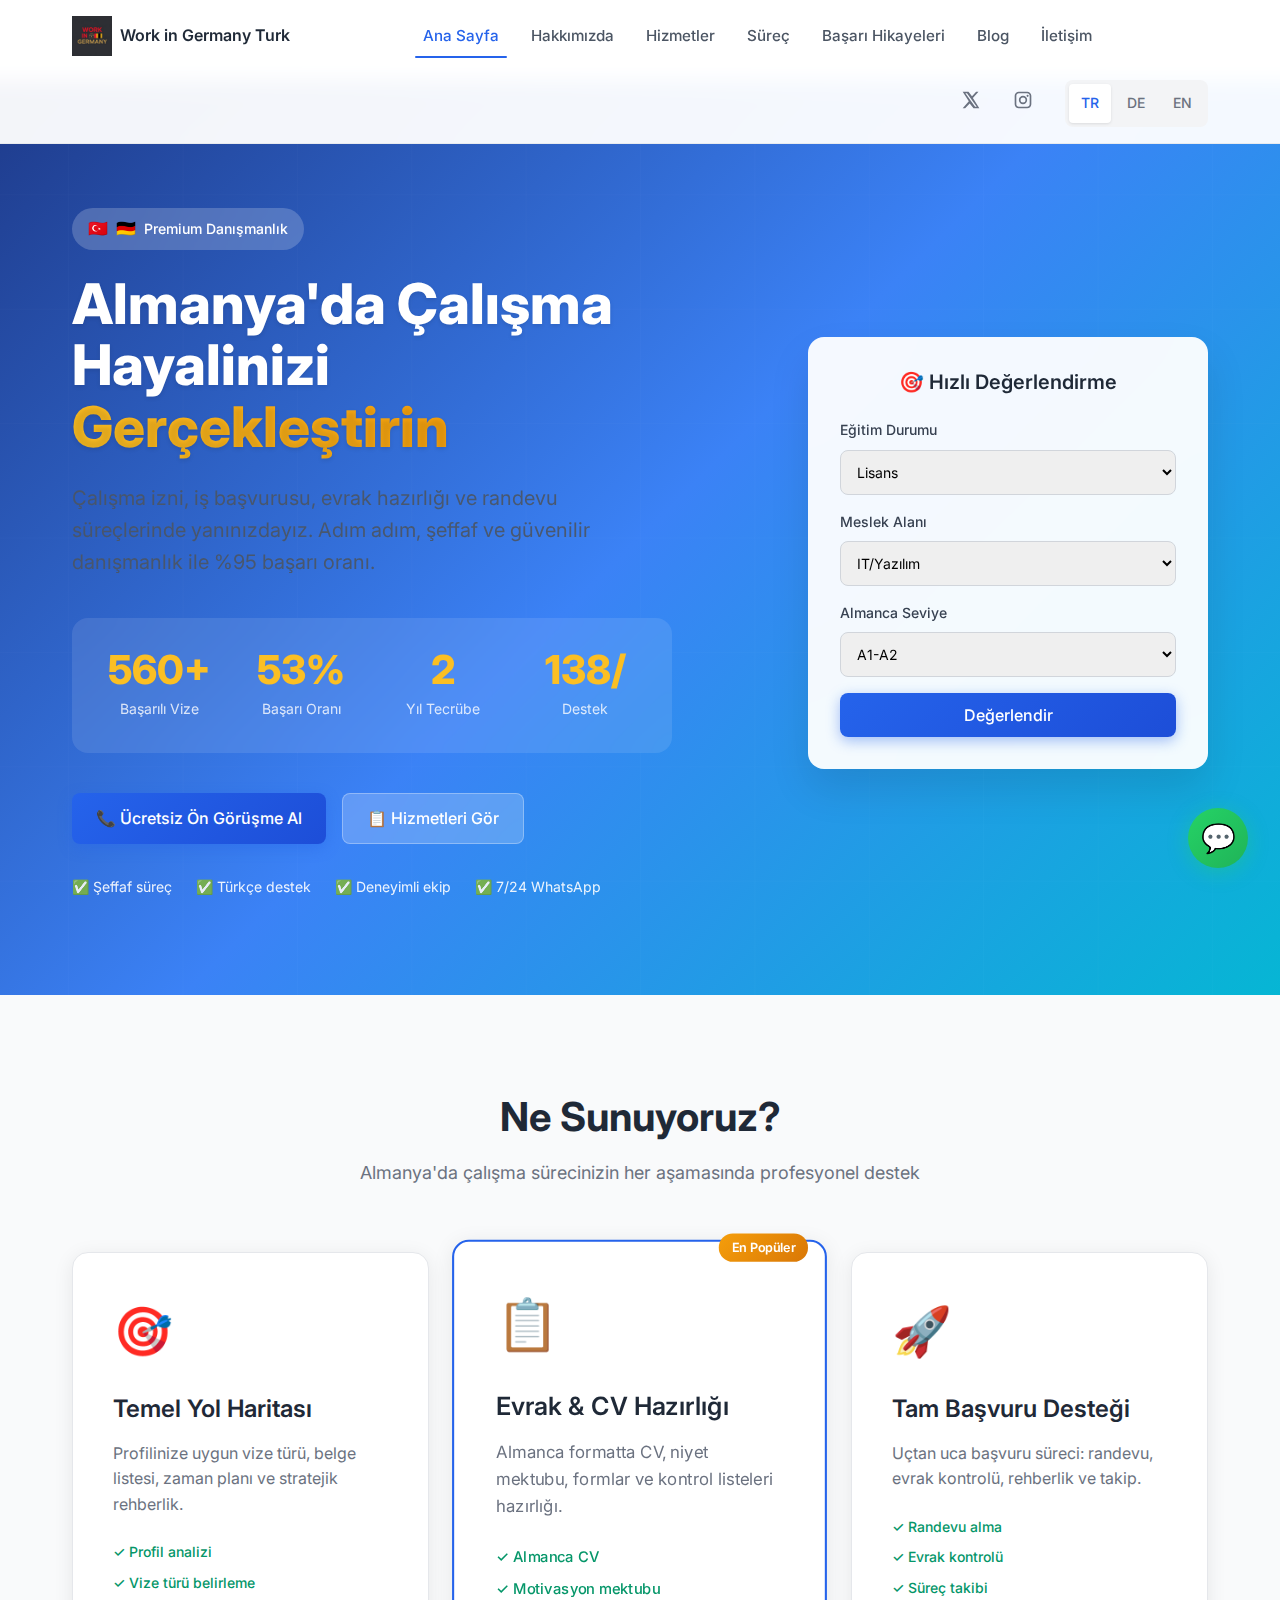
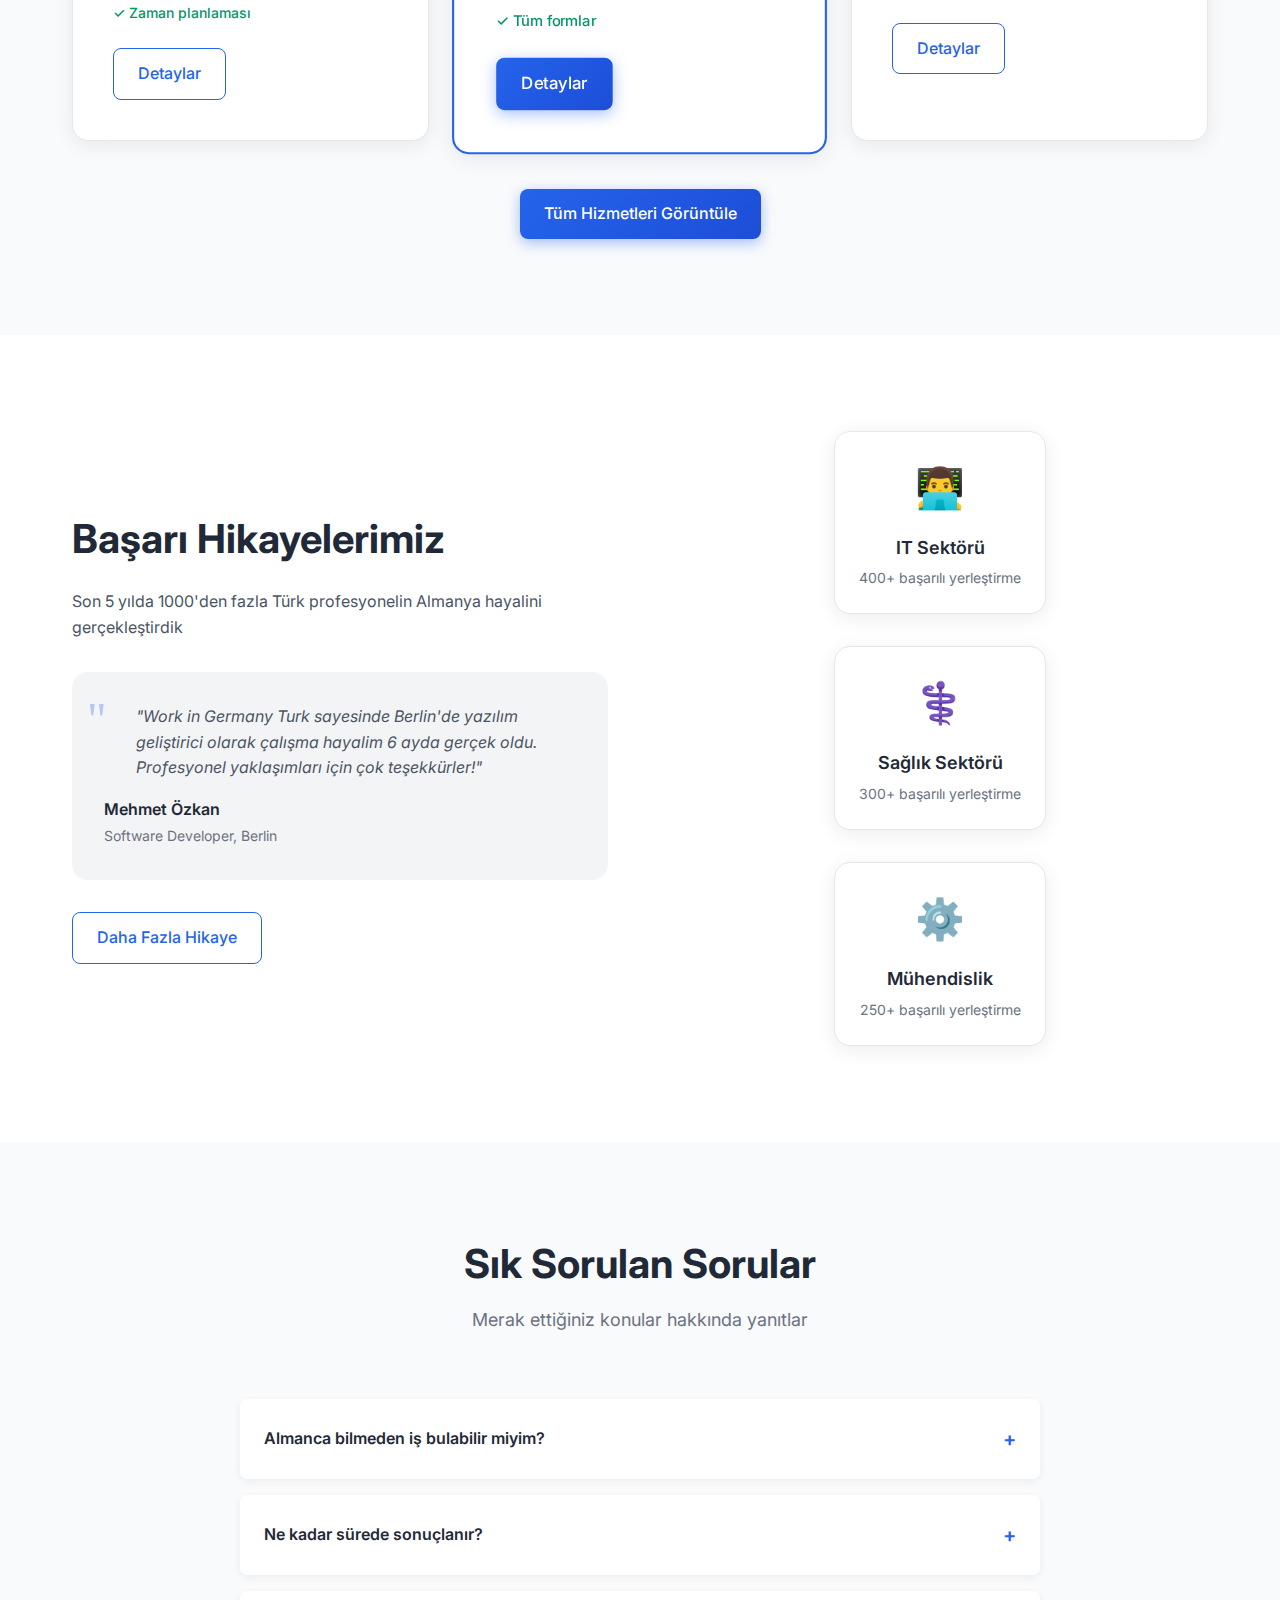
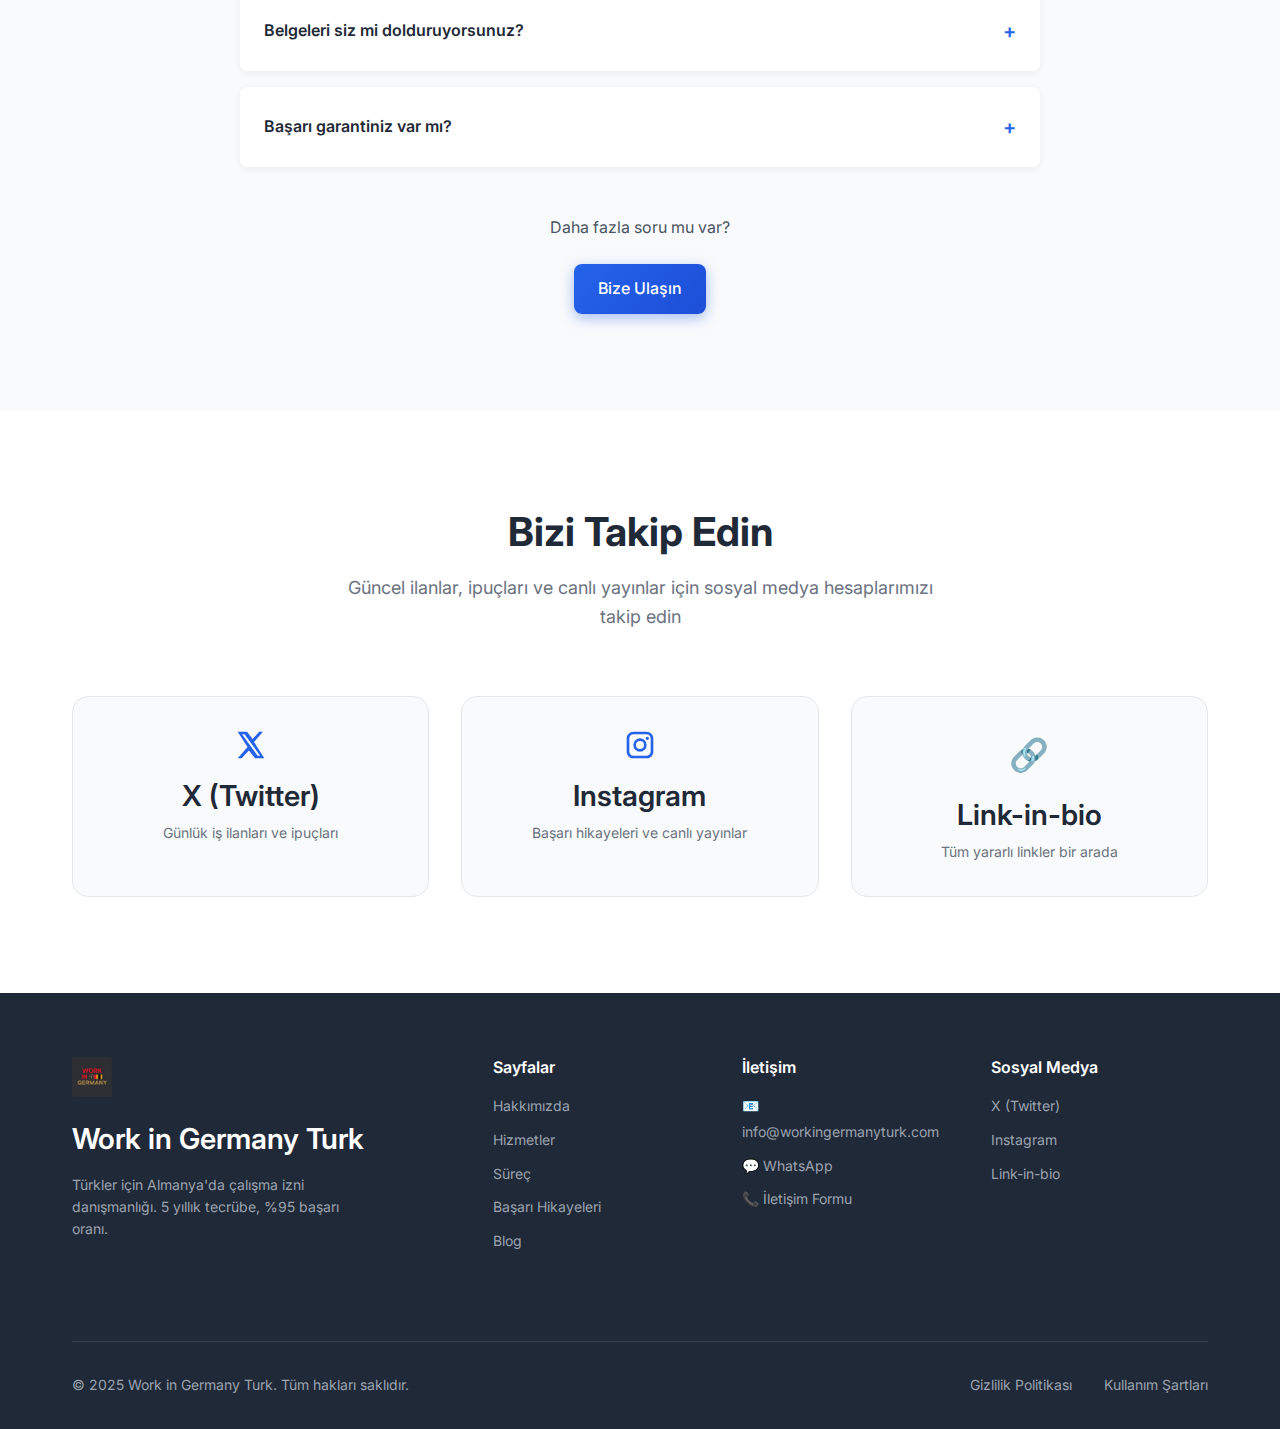
<file: index.html>
<!DOCTYPE html>
<html lang="tr">
<head>
    <!-- Google tag (gtag.js) -->
    <script async src="https://www.googletagmanager.com/gtag/js?id=AW-17552673691"></script>
    <script>
      window.dataLayer = window.dataLayer || [];
      function gtag(){dataLayer.push(arguments);}
      gtag('js', new Date());
      gtag('config', 'AW-17552673691');
    </script>
    
    <meta charset="UTF-8">
    <meta name="viewport" content="width=device-width, initial-scale=1.0">
    <title>Work in Germany Turk – Almanya Çalışma İzni Danışmanlığı</title>
    <meta name="description" content="Türkler için Almanya'da çalışma izni ve iş başvurusu danışmanlığı. Evrak hazırlığı, başvuru adımları, randevu ve CV desteği. %95 başarı oranı.">
    <meta name="keywords" content="Almanya çalışma izni, Almanya iş vizesi, danışmanlık, Türkler için Almanya'da iş">

    <!-- Security Headers -->
    <meta http-equiv="X-UA-Compatible" content="IE=edge">
    <meta http-equiv="X-Content-Type-Options" content="nosniff">
    <meta name="referrer" content="strict-origin-when-cross-origin">

    <link rel="canonical" href="https://workingermanyturk.com/">
    <link rel="icon" href="assets/favicon.png">
    
    <!-- Fonts -->
    <link rel="preconnect" href="https://fonts.googleapis.com">
    <link rel="preconnect" href="https://fonts.gstatic.com" crossorigin>
    <link href="https://fonts.googleapis.com/css2?family=Inter:wght@400;500;600;700;800&display=swap" rel="stylesheet">
    
    <!-- Stylesheet -->
    <link rel="stylesheet" href="css/style.css">
    
    <!-- Open Graph Meta Tags -->
    <meta property="og:type" content="website">
    <meta property="og:title" content="Work in Germany Turk – Almanya Çalışma İzni Danışmanlığı">
    <meta property="og:description" content="Çalışma izni, iş başvurusu, evrak hazırlığı ve randevu süreçlerinde yanınızdayız. %95 başarı oranı.">
    <meta property="og:url" content="https://workingermanyturk.com">
    <meta property="og:image" content="https://workingermanyturk.com/assets/og-image.png">
    
    <!-- Twitter Meta Tags -->
    <meta name="twitter:card" content="summary_large_image">
    <meta name="twitter:title" content="Work in Germany Turk – Almanya Çalışma İzni Danışmanlığı">
    <meta name="twitter:description" content="Türkler için Almanya'da çalışma izni danışmanlığı.">
    <meta name="twitter:image" content="https://workingermanyturk.com/assets/og-image.png">
    
    <!-- Structured Data -->
    <script type="application/ld+json">
    {
      "@context": "https://schema.org",
      "@type": "Organization",
      "name": "Work in Germany Turk",
      "url": "https://workingermanyturk.com",
      "logo": "https://workingermanyturk.com/assets/Logo.png",
      "email": "info@workingermanyturk.com",
      "telephone": "+90 532 585 87 86",
      "sameAs": [
        "https://x.com/workingermanytr",
        "https://instagram.com/workingermanytr"
      ],
      "address": {
        "@type": "PostalAddress",
        "addressCountry": "TR"
      },
      "service": "Almanya çalışma izni danışmanlığı"
    }
    </script>
</head>

<body>
    <!-- Header -->
    <header class="site-header">
        <div class="container">
            <div class="header-content">
                <a class="brand" href="/">
                    <img src="assets/Logo.png" alt="Work in Germany Turk" class="logo">
                    <span>Work in Germany Turk</span>
                </a>
                
                <nav class="nav">
                    <a href="/" class="active">Ana Sayfa</a>
                    <a href="about.html">Hakkımızda</a>
                    <a href="services.html">Hizmetler</a>
                    <a href="process.html">Süreç</a>
                    <a href="success-stories.html">Başarı Hikayeleri</a>
                    <a href="blog.html">Blog</a>
                    <a href="contact.html">İletişim</a>
                </nav>

                <div class="header-actions">
                    <div class="social-links">
                        <a href="https://x.com/workingermanytr" target="_blank" rel="noopener" aria-label="X">
                            <svg xmlns="http://www.w3.org/2000/svg" width="20" height="20" viewBox="0 0 24 24" fill="currentColor">
                                <path d="M18.146 2H21l-6.73 7.69L22 22h-6.99l-4.58-5.91L4.99 22H2l7.38-8.43L2 2h7.01l4.18 5.52L18.146 2Zm-1.226 18h1.927L7.154 4h-1.88l11.646 16Z"/>
                            </svg>
                        </a>
                        <a href="https://instagram.com/workingermanytr" target="_blank" rel="noopener" aria-label="Instagram">
                            <svg xmlns="http://www.w3.org/2000/svg" width="20" height="20" viewBox="0 0 24 24" fill="currentColor">
                                <path d="M7 2C4.243 2 2 4.243 2 7v10c0 2.757 2.243 5 5 5h10c2.757 0 5-2.243 5-5V7c0-2.757-2.243-5-5-5H7Zm0 2h10c1.654 0 3 1.346 3 3v10c0 1.654-1.346 3-3 3H7c-1.654 0-3-1.346-3-3V7c0-1.654 1.346-3 3-3Zm10.5 1.75a1.25 1.25 0 1 0 0 2.5 1.25 1.25 0 0 0 0-2.5ZM12 7a5 5 0 1 0 0 10 5 5 0 0 0 0-10Zm0 2a3 3 0 1 1 0 6 3 3 0 0 1 0-6Z"/>
                            </svg>
                        </a>
                    </div>
                    <div class="lang-switch">
                        <a href="#" class="lang-btn active">TR</a>
                        <a href="#" class="lang-btn">DE</a>
                        <a href="#" class="lang-btn">EN</a>
                    </div>
                </div>

                <div class="mobile-menu-toggle">
                    <span></span>
                    <span></span>
                    <span></span>
                </div>
            </div>
        </div>
    </header>

    <!-- Hero Section -->
    <section class="hero">
        <div class="hero-background"></div>
        <div class="container">
            <div class="hero-content">
                <div class="hero-text">
                    <div class="hero-badge">
                        <span class="flag-icon">🇹🇷</span>
                        <span class="flag-icon">🇩🇪</span>
                        Premium Danışmanlık
                    </div>
                    <h1>Almanya'da Çalışma Hayalinizi<br><span class="accent">Gerçekleştirin</span></h1>
                    <p class="hero-subtitle">Çalışma izni, iş başvurusu, evrak hazırlığı ve randevu süreçlerinde yanınızdayız. Adım adım, şeffaf ve güvenilir danışmanlık ile %95 başarı oranı.</p>
                    
                    <div class="hero-stats">
                        <div class="stat-item">
                            <div class="stat-number">1000+</div>
                            <div class="stat-label">Başarılı Vize</div>
                        </div>
                        <div class="stat-item">
                            <div class="stat-number">95%</div>
                            <div class="stat-label">Başarı Oranı</div>
                        </div>
                        <div class="stat-item">
                            <div class="stat-number">5</div>
                            <div class="stat-label">Yıl Tecrübe</div>
                        </div>
                        <div class="stat-item">
                            <div class="stat-number">24/7</div>
                            <div class="stat-label">Destek</div>
                        </div>
                    </div>

                    <div class="hero-actions">
                        <a class="btn btn-primary" href="contact.html" onclick="trackEvent('cta_click', 'engagement', 'hero_free_consultation')">
                            📞 Ücretsiz Ön Görüşme Al
                        </a>
                        <a class="btn btn-secondary" href="services.html" onclick="trackEvent('cta_click', 'engagement', 'hero_view_services')">
                            📋 Hizmetleri Gör
                        </a>
                    </div>

                    <div class="trust-indicators">
                        <span class="trust-item">✅ Şeffaf süreç</span>
                        <span class="trust-item">✅ Türkçe destek</span>
                        <span class="trust-item">✅ Deneyimli ekip</span>
                        <span class="trust-item">✅ 7/24 WhatsApp</span>
                    </div>
                </div>

                <div class="hero-visual">
                    <div class="hero-card">
                        <div class="card-header">
                            <h3>🎯 Hızlı Değerlendirme</h3>
                        </div>
                        <div class="card-content">
                            <div class="form-group">
                                <label>Eğitim Durumu</label>
                                <select>
                                    <option>Lisans</option>
                                    <option>Yüksek Lisans</option>
                                    <option>Meslek Lisesi</option>
                                </select>
                            </div>
                            <div class="form-group">
                                <label>Meslek Alanı</label>
                                <select>
                                    <option>IT/Yazılım</option>
                                    <option>Mühendislik</option>
                                    <option>Sağlık</option>
                                    <option>Diğer</option>
                                </select>
                            </div>
                            <div class="form-group">
                                <label>Almanca Seviye</label>
                                <select>
                                    <option>A1-A2</option>
                                    <option>B1-B2</option>
                                    <option>C1-C2</option>
                                    <option>Bilmiyorum</option>
                                </select>
                            </div>
                            <button class="btn btn-primary btn-full" onclick="handleQuickEvaluation()">Değerlendir</button>
                        </div>
                    </div>
                </div>
            </div>
        </div>
    </section>

    <!-- Services Preview -->
    <section class="services-preview">
        <div class="container">
            <div class="section-header">
                <h2>Ne Sunuyoruz?</h2>
                <p class="section-subtitle">Almanya'da çalışma sürecinizin her aşamasında profesyonel destek</p>
            </div>

            <div class="services-grid">
                <div class="service-card">
                    <div class="service-icon">🎯</div>
                    <h3>Temel Yol Haritası</h3>
                    <p>Profilinize uygun vize türü, belge listesi, zaman planı ve stratejik rehberlik.</p>
                    <div class="service-features">
                        <span>✓ Profil analizi</span>
                        <span>✓ Vize türü belirleme</span>
                        <span>✓ Zaman planlaması</span>
                    </div>
                    <a href="services.html" class="btn btn-outline">Detaylar</a>
                </div>

                <div class="service-card featured">
                    <div class="service-badge">En Popüler</div>
                    <div class="service-icon">📋</div>
                    <h3>Evrak & CV Hazırlığı</h3>
                    <p>Almanca formatta CV, niyet mektubu, formlar ve kontrol listeleri hazırlığı.</p>
                    <div class="service-features">
                        <span>✓ Almanca CV</span>
                        <span>✓ Motivasyon mektubu</span>
                        <span>✓ Tüm formlar</span>
                    </div>
                    <a href="services.html" class="btn btn-primary">Detaylar</a>
                </div>

                <div class="service-card">
                    <div class="service-icon">🚀</div>
                    <h3>Tam Başvuru Desteği</h3>
                    <p>Uçtan uca başvuru süreci: randevu, evrak kontrolü, rehberlik ve takip.</p>
                    <div class="service-features">
                        <span>✓ Randevu alma</span>
                        <span>✓ Evrak kontrolü</span>
                        <span>✓ Süreç takibi</span>
                    </div>
                    <a href="services.html" class="btn btn-outline">Detaylar</a>
                </div>
            </div>

            <div class="services-cta">
                <a href="services.html" class="btn btn-primary">Tüm Hizmetleri Görüntüle</a>
            </div>
        </div>
    </section>

    <!-- Success Proof -->
    <section class="success-proof">
        <div class="container">
            <div class="success-content">
                <div class="success-text">
                    <h2>Başarı Hikayelerimiz</h2>
                    <p>Son 5 yılda 1000'den fazla Türk profesyonelin Almanya hayalini gerçekleştirdik</p>
                    
                    <div class="testimonial-preview">
                        <blockquote>
                            "Work in Germany Turk sayesinde Berlin'de yazılım geliştirici olarak çalışma hayalim 6 ayda gerçek oldu. Profesyonel yaklaşımları için çok teşekkürler!"
                        </blockquote>
                        <cite>
                            <strong>Mehmet Özkan</strong>
                            <span>Software Developer, Berlin</span>
                        </cite>
                    </div>

                    <a href="success-stories.html" class="btn btn-outline">Daha Fazla Hikaye</a>
                </div>

                <div class="success-visual">
                    <div class="success-stats">
                        <div class="success-stat">
                            <div class="stat-icon">👨‍💻</div>
                            <h3>IT Sektörü</h3>
                            <p>400+ başarılı yerleştirme</p>
                        </div>
                        <div class="success-stat">
                            <div class="stat-icon">⚕️</div>
                            <h3>Sağlık Sektörü</h3>
                            <p>300+ başarılı yerleştirme</p>
                        </div>
                        <div class="success-stat">
                            <div class="stat-icon">⚙️</div>
                            <h3>Mühendislik</h3>
                            <p>250+ başarılı yerleştirme</p>
                        </div>
                    </div>
                </div>
            </div>
        </div>
    </section>

    <!-- FAQ Section -->
    <section class="faq-section">
        <div class="container">
            <div class="section-header">
                <h2>Sık Sorulan Sorular</h2>
                <p class="section-subtitle">Merak ettiğiniz konular hakkında yanıtlar</p>
            </div>

            <div class="faq-container">
                <details class="faq-item">
                    <summary>Almanca bilmeden iş bulabilir miyim?</summary>
                    <div class="faq-content">
                        <p>Sektöre göre değişir. IT ve bazı mavi yaka pozisyonlarda başlangıç seviyesinde mümkün olabilir, ancak Almanca büyük avantaj sağlar. Çoğu pozisyon için en az A2-B1 seviyesi beklenir.</p>
                    </div>
                </details>

                <details class="faq-item">
                    <summary>Ne kadar sürede sonuçlanır?</summary>
                    <div class="faq-content">
                        <p>Profil, iş teklifi ve randevu yoğunluğuna göre 4–12 hafta arası değişebilir. Fast-track hizmetimizle bu süreyi 3 haftaya kadar düşürebiliriz.</p>
                    </div>
                </details>

                <details class="faq-item">
                    <summary>Belgeleri siz mi dolduruyorsunuz?</summary>
                    <div class="faq-content">
                        <p>Danışmanlık kapsamında belge hazırlığı ve kontrol desteği sağlıyoruz. Resmi makam adına işlem yapmayız, ancak tüm süreçte rehberlik ederiz.</p>
                    </div>
                </details>

                <details class="faq-item">
                    <summary>Başarı garantiniz var mı?</summary>
                    <div class="faq-content">
                        <p>Premium paketlerimizde başarı garantisi sunuyoruz. Detaylı ön değerlendirme sonrası uygun profiller için %95 başarı oranımız bulunmaktadır.</p>
                    </div>
                </details>
            </div>

            <div class="faq-cta">
                <p>Daha fazla soru mu var?</p>
                <a href="contact.html" class="btn btn-primary" onclick="trackEvent('cta_click', 'engagement', 'faq_contact_us')">Bize Ulaşın</a>
            </div>
        </div>
    </section>

    <!-- Social Proof -->
    <section class="social-section">
        <div class="container">
            <div class="section-header">
                <h2>Bizi Takip Edin</h2>
                <p class="section-subtitle">Güncel ilanlar, ipuçları ve canlı yayınlar için sosyal medya hesaplarımızı takip edin</p>
            </div>

            <div class="social-cards">
                <a href="https://x.com/workingermanytr" target="_blank" rel="noopener" class="social-card">
                    <div class="social-icon">
                        <svg xmlns="http://www.w3.org/2000/svg" width="32" height="32" viewBox="0 0 24 24" fill="currentColor">
                            <path d="M18.146 2H21l-6.73 7.69L22 22h-6.99l-4.58-5.91L4.99 22H2l7.38-8.43L2 2h7.01l4.18 5.52L18.146 2Zm-1.226 18h1.927L7.154 4h-1.88l11.646 16Z"/>
                        </svg>
                    </div>
                    <h3>X (Twitter)</h3>
                    <p>Günlük iş ilanları ve ipuçları</p>
                </a>

                <a href="https://instagram.com/workingermanytr" target="_blank" rel="noopener" class="social-card">
                    <div class="social-icon">
                        <svg xmlns="http://www.w3.org/2000/svg" width="32" height="32" viewBox="0 0 24 24" fill="currentColor">
                            <path d="M7 2C4.243 2 2 4.243 2 7v10c0 2.757 2.243 5 5 5h10c2.757 0 5-2.243 5-5V7c0-2.757-2.243-5-5-5H7Zm0 2h10c1.654 0 3 1.346 3 3v10c0 1.654-1.346 3-3 3H7c-1.654 0-3-1.346-3-3V7c0-1.654 1.346-3 3-3Zm10.5 1.75a1.25 1.25 0 1 0 0 2.5 1.25 1.25 0 0 0 0-2.5ZM12 7a5 5 0 1 0 0 10 5 5 0 0 0 0-10Zm0 2a3 3 0 1 1 0 6 3 3 0 0 1 0-6Z"/>
                        </svg>
                    </div>
                    <h3>Instagram</h3>
                    <p>Başarı hikayeleri ve canlı yayınlar</p>
                </a>

                <a href="links.html" class="social-card">
                    <div class="social-icon">🔗</div>
                    <h3>Link-in-bio</h3>
                    <p>Tüm yararlı linkler bir arada</p>
                </a>
            </div>
        </div>
    </section>

    <!-- Footer -->
    <footer class="site-footer">
        <div class="container">
            <div class="footer-content">
                <div class="footer-main">
                    <div class="footer-brand">
                        <img src="assets/Logo.png" alt="Work in Germany Turk" class="footer-logo" loading="lazy">
                        <h3>Work in Germany Turk</h3>
                        <p>Türkler için Almanya'da çalışma izni danışmanlığı. 5 yıllık tecrübe, %95 başarı oranı.</p>
                    </div>

                    <div class="footer-links">
                        <div class="footer-column">
                            <h4>Sayfalar</h4>
                            <ul>
                                <li><a href="about.html">Hakkımızda</a></li>
                                <li><a href="services.html">Hizmetler</a></li>
                                <li><a href="process.html">Süreç</a></li>
                                <li><a href="success-stories.html">Başarı Hikayeleri</a></li>
                                <li><a href="blog.html">Blog</a></li>
                            </ul>
                        </div>

                        <div class="footer-column">
                            <h4>İletişim</h4>
                            <ul>
                                <li><a href="mailto:info@workingermanyturk.com">📧 info@workingermanyturk.com</a></li>
                                <li><a href="https://wa.me/905325858786" target="_blank" rel="noopener">💬 WhatsApp</a></li>
                                <li><a href="contact.html">📞 İletişim Formu</a></li>
                            </ul>
                        </div>

                        <div class="footer-column">
                            <h4>Sosyal Medya</h4>
                            <ul>
                                <li><a href="https://x.com/workingermanytr" target="_blank" rel="noopener">X (Twitter)</a></li>
                                <li><a href="https://instagram.com/workingermanytr" target="_blank" rel="noopener">Instagram</a></li>
                                <li><a href="links.html">Link-in-bio</a></li>
                            </ul>
                        </div>
                    </div>
                </div>

                <div class="footer-bottom">
                    <p>&copy; 2025 Work in Germany Turk. Tüm hakları saklıdır.</p>
                    <div class="footer-links-inline">
                        <a href="privacy.html">Gizlilik Politikası</a>
                        <a href="terms.html">Kullanım Şartları</a>
                    </div>
                </div>
            </div>
        </div>
    </footer>

    <!-- WhatsApp FAB -->
    <a class="whatsapp-fab" href="https://wa.me/905325858786?text=Merhaba! Almanya çalışma izni hakkında bilgi almak istiyorum." target="_blank" rel="noopener" aria-label="WhatsApp ile yazın">
        💬
    </a>

    <!-- Scripts -->
    <script src="js/main.js"></script>
</body>
</html>
</file>
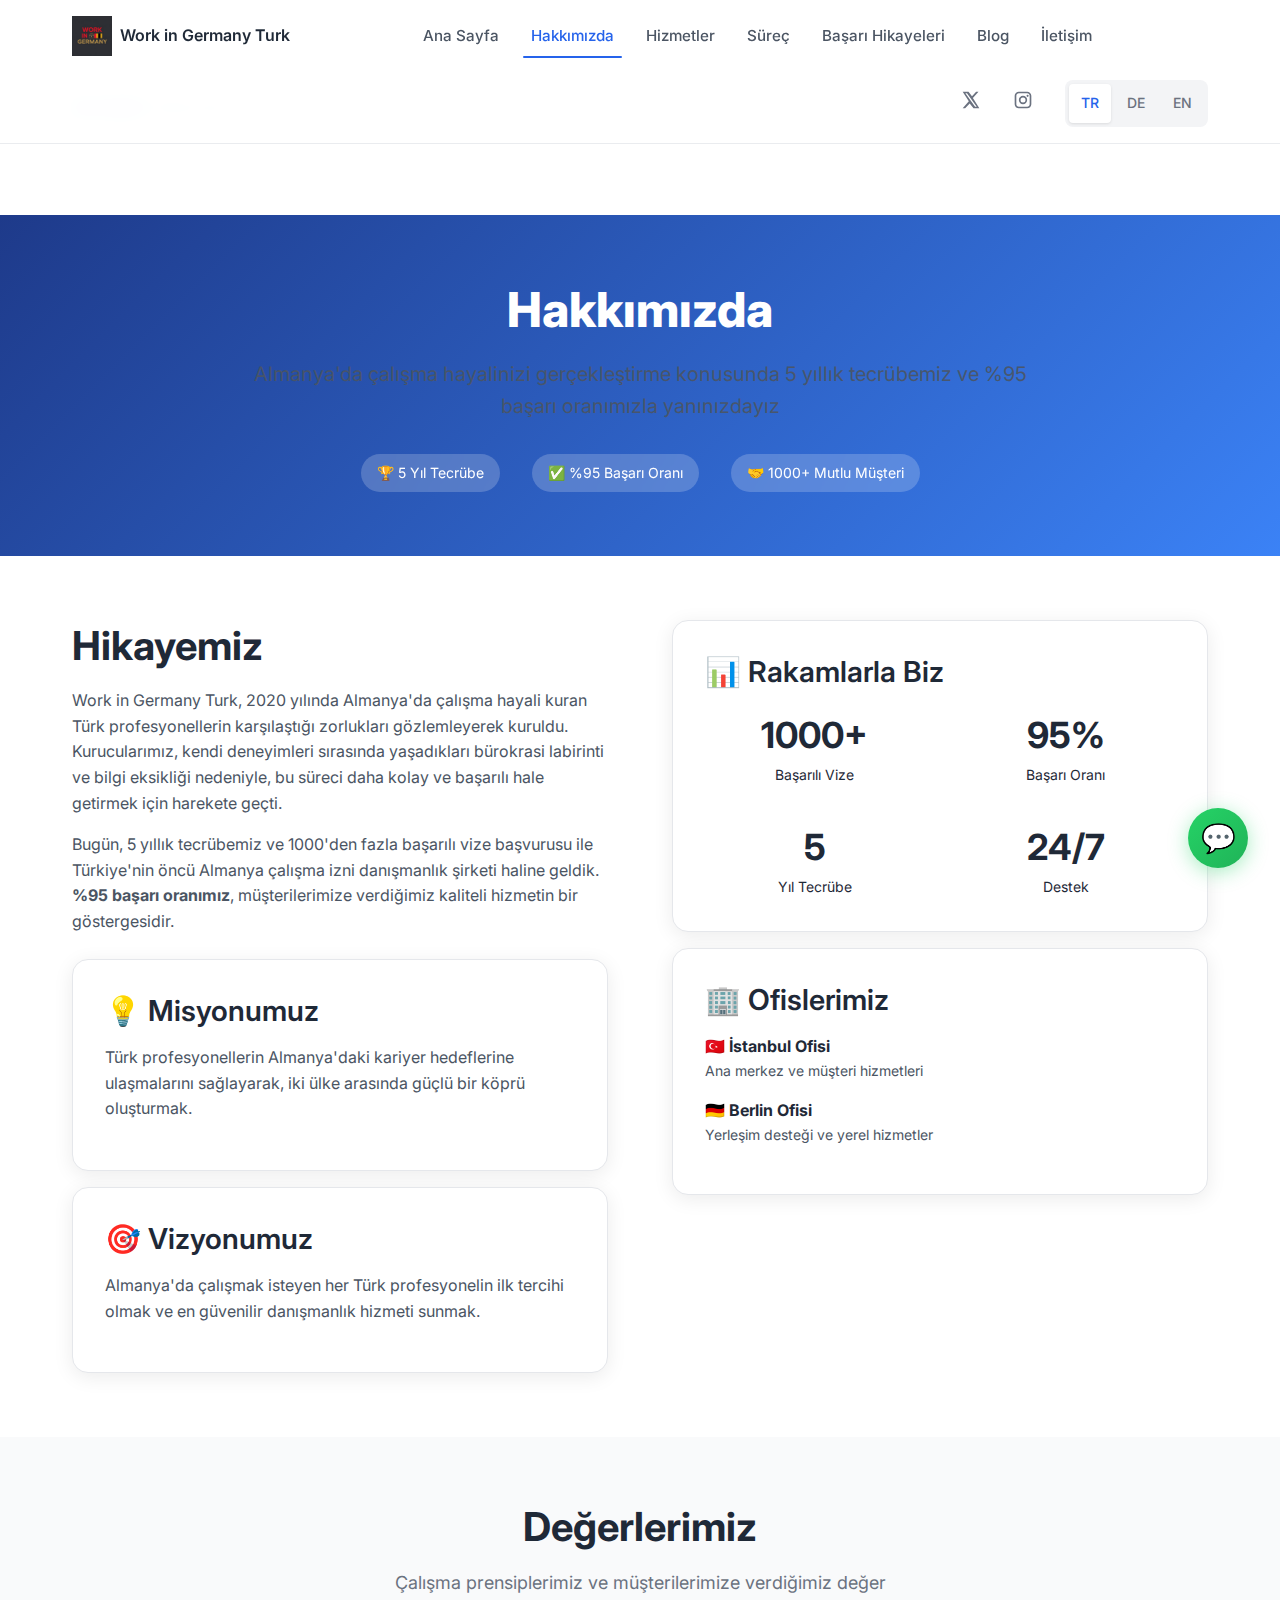
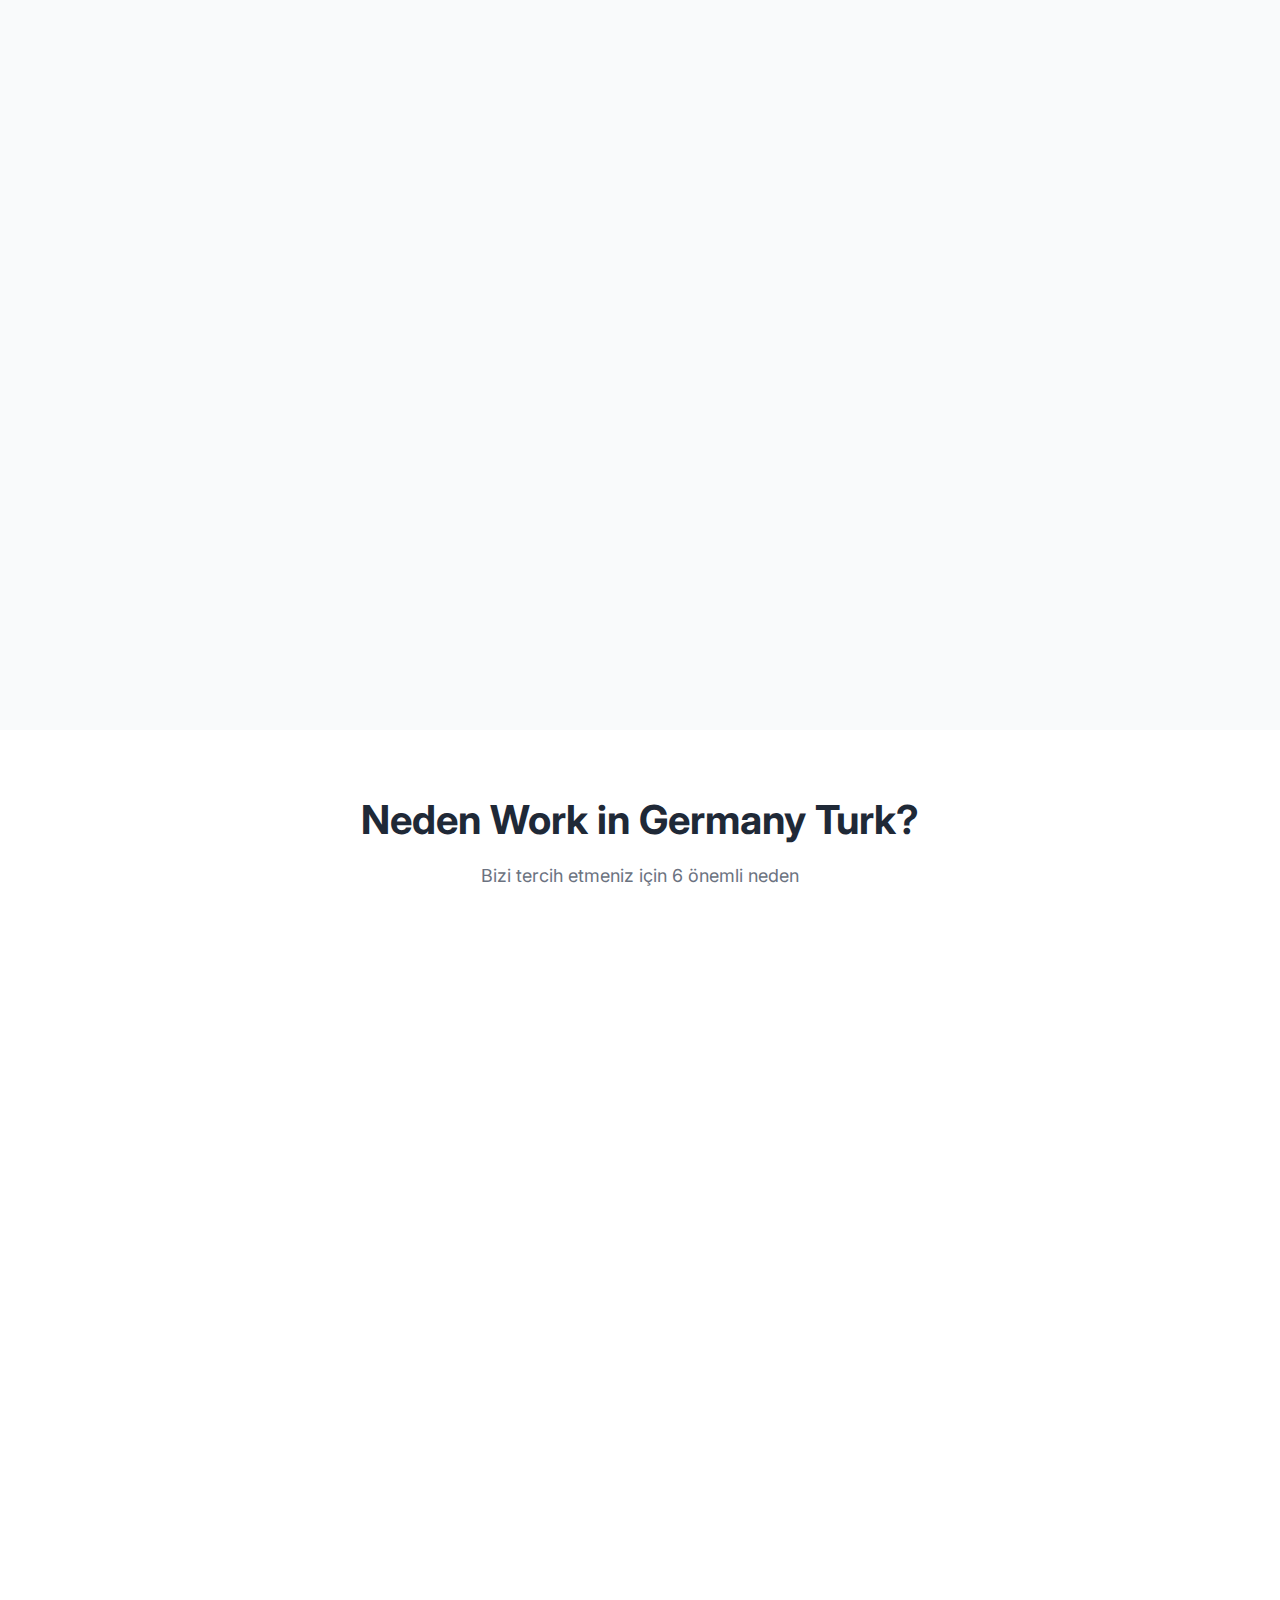
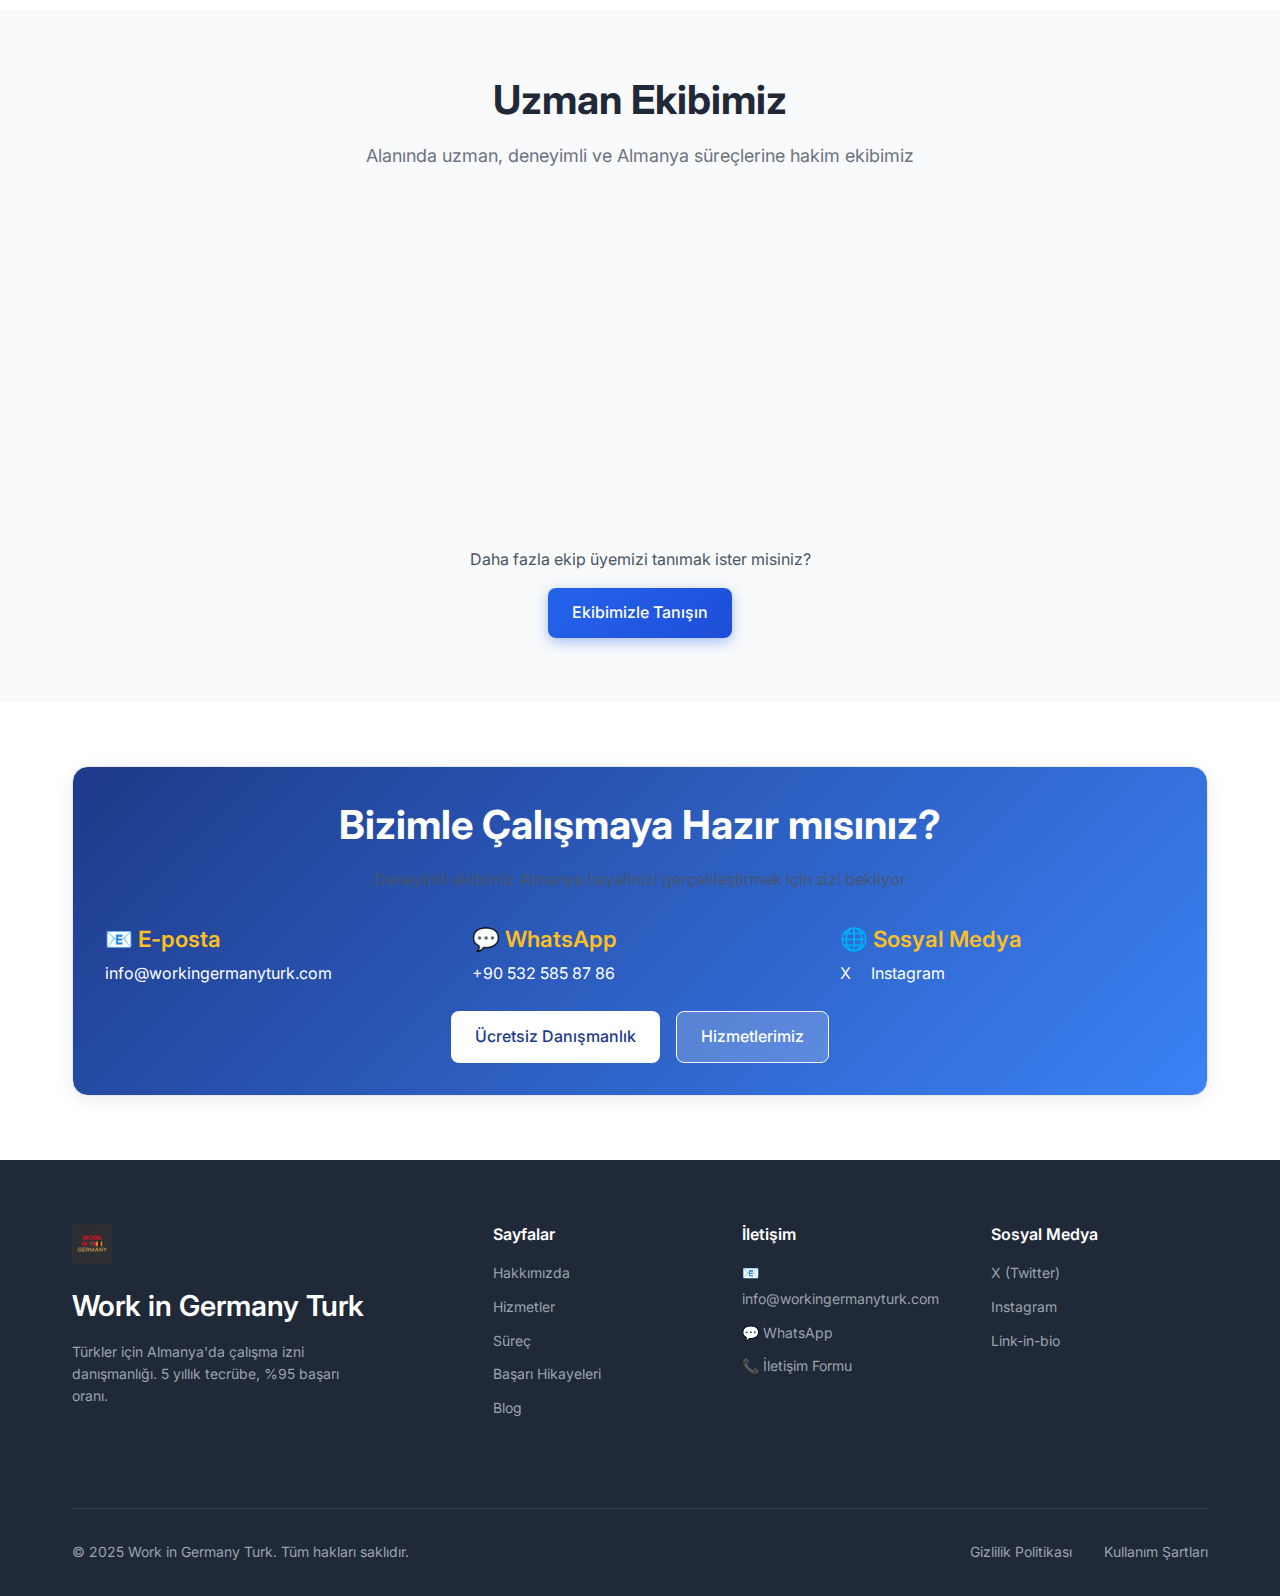
<file: about.html>
<!DOCTYPE html>
<html lang="tr">
<head>
    <!-- Google tag (gtag.js) -->
    <script async src="https://www.googletagmanager.com/gtag/js?id=AW-17552673691"></script>
    <script>
      window.dataLayer = window.dataLayer || [];
      function gtag(){dataLayer.push(arguments);}
      gtag('js', new Date());
      gtag('config', 'AW-17552673691');
    </script>
    
    <meta charset="UTF-8">
    <meta name="viewport" content="width=device-width, initial-scale=1.0">
    <title>Hakkımızda - Work in Germany Turk | Almanya Çalışma İzni Uzmanları</title>
    <meta name="description" content="5 yıllık tecrübemiz ve %95 başarı oranımızla Almanya çalışma izni süreçlerinde uzman danışmanlık hizmeti veriyoruz. Ekibimizi ve hikayemizi keşfedin.">
    <meta name="keywords" content="almanya vize uzmanları, çalışma izni danışmanları, work in germany turk hakkında, almanya danışmanlık firması">
    <link rel="canonical" href="https://workingermanyturk.com/about.html">
    <link rel="icon" href="assets/favicon.png">
    
    <!-- Fonts -->
    <link rel="preconnect" href="https://fonts.googleapis.com">
    <link rel="preconnect" href="https://fonts.gstatic.com" crossorigin>
    <link href="https://fonts.googleapis.com/css2?family=Inter:wght@400;500;600;700;800&display=swap" rel="stylesheet">
    
    <!-- Stylesheet -->
    <link rel="stylesheet" href="css/style.css">
    
    <!-- Open Graph Meta Tags -->
    <meta property="og:type" content="website">
    <meta property="og:title" content="Hakkımızda - Work in Germany Turk">
    <meta property="og:description" content="Türkler için Almanya'da çalışma izni danışmanlığı. 5 yıllık tecrübe, %95 başarı oranı.">
    <meta property="og:url" content="https://workingermanyturk.com/about.html">
    <meta property="og:image" content="https://workingermanyturk.com/assets/og-image.png">
    
    <!-- Twitter Meta Tags -->
    <meta name="twitter:card" content="summary_large_image">
    <meta name="twitter:title" content="Hakkımızda - Work in Germany Turk">
    <meta name="twitter:description" content="Türkler için Almanya'da çalışma izni danışmanlığı.">
    <meta name="twitter:image" content="https://workingermanyturk.com/assets/og-image.png">
    
    <!-- Structured Data -->
    <script type="application/ld+json">
    {
      "@context": "https://schema.org",
      "@type": "Organization",
      "name": "Work in Germany Turk",
      "url": "https://workingermanyturk.com",
      "logo": "https://workingermanyturk.com/assets/Logo.png",
      "email": "info@workingermanyturk.com",
      "telephone": "+90 532 585 87 86",
      "foundingDate": "2020",
      "sameAs": [
        "https://x.com/workingermanytr",
        "https://instagram.com/workingermanytr"
      ],
      "address": {
        "@type": "PostalAddress",
        "addressCountry": "TR"
      },
      "service": "Almanya çalışma izni danışmanlığı"
    }
    </script>
</head>

<body>
    <!-- Header -->
    <header class="site-header">
        <div class="container">
            <div class="header-content">
                <a class="brand" href="/">
                    <img src="assets/Logo.png" alt="Work in Germany Turk" class="logo">
                    <span>Work in Germany Turk</span>
                </a>
                
                <nav class="nav">
                    <a href="/">Ana Sayfa</a>
                    <a href="about.html" class="active">Hakkımızda</a>
                    <a href="services.html">Hizmetler</a>
                    <a href="process.html">Süreç</a>
                    <a href="success-stories.html">Başarı Hikayeleri</a>
                    <a href="blog.html">Blog</a>
                    <a href="contact.html">İletişim</a>
                </nav>

                <div class="header-actions">
                    <div class="social-links">
                        <a href="https://x.com/workingermanytr" target="_blank" rel="noopener" aria-label="X">
                            <svg xmlns="http://www.w3.org/2000/svg" width="20" height="20" viewBox="0 0 24 24" fill="currentColor">
                                <path d="M18.146 2H21l-6.73 7.69L22 22h-6.99l-4.58-5.91L4.99 22H2l7.38-8.43L2 2h7.01l4.18 5.52L18.146 2Zm-1.226 18h1.927L7.154 4h-1.88l11.646 16Z"/>
                            </svg>
                        </a>
                        <a href="https://instagram.com/workingermanytr" target="_blank" rel="noopener" aria-label="Instagram">
                            <svg xmlns="http://www.w3.org/2000/svg" width="20" height="20" viewBox="0 0 24 24" fill="currentColor">
                                <path d="M7 2C4.243 2 2 4.243 2 7v10c0 2.757 2.243 5 5 5h10c2.757 0 5-2.243 5-5V7c0-2.757-2.243-5-5-5H7Zm0 2h10c1.654 0 3 1.346 3 3v10c0 1.654-1.346 3-3 3H7c-1.654 0-3-1.346-3-3V7c0-1.654 1.346-3 3-3Zm10.5 1.75a1.25 1.25 0 1 0 0 2.5 1.25 1.25 0 0 0 0-2.5ZM12 7a5 5 0 1 0 0 10 5 5 0 0 0 0-10Zm0 2a3 3 0 1 1 0 6 3 3 0 0 1 0-6Z"/>
                            </svg>
                        </a>
                    </div>
                    <div class="lang-switch">
                        <a href="#" class="lang-btn active">TR</a>
                        <a href="#" class="lang-btn">DE</a>
                        <a href="#" class="lang-btn">EN</a>
                    </div>
                </div>

                <div class="mobile-menu-toggle">
                    <span></span>
                    <span></span>
                    <span></span>
                </div>
            </div>
        </div>
    </header>

    <!-- Breadcrumb -->
    <div class="breadcrumb">
        <div class="container">
            <nav>
                <a href="/">Ana Sayfa</a> / <span>Hakkımızda</span>
            </nav>
        </div>
    </div>

    <!-- Page Hero -->
    <section class="page-hero">
        <div class="container">
            <div class="page-hero-content">
                <h1 class="page-title">Hakkımızda</h1>
                <p class="page-subtitle">Almanya'da çalışma hayalinizi gerçekleştirme konusunda 5 yıllık tecrübemiz ve %95 başarı oranımızla yanınızdayız</p>
                <div class="hero-features">
                    <span class="feature-tag">🏆 5 Yıl Tecrübe</span>
                    <span class="feature-tag">✅ %95 Başarı Oranı</span>
                    <span class="feature-tag">🤝 1000+ Mutlu Müşteri</span>
                </div>
            </div>
        </div>
    </section>

    <!-- Our Story -->
    <section class="content-section">
        <div class="container">
            <div class="two-column">
                <div class="fade-in">
                    <h2>Hikayemiz</h2>
                    <p>Work in Germany Turk, 2020 yılında Almanya'da çalışma hayali kuran Türk profesyonellerin karşılaştığı zorlukları gözlemleyerek kuruldu. Kurucularımız, kendi deneyimleri sırasında yaşadıkları bürokrasi labirinti ve bilgi eksikliği nedeniyle, bu süreci daha kolay ve başarılı hale getirmek için harekete geçti.</p>
                    
                    <p>Bugün, 5 yıllık tecrübemiz ve 1000'den fazla başarılı vize başvurusu ile Türkiye'nin öncü Almanya çalışma izni danışmanlık şirketi haline geldik. <strong>%95 başarı oranımız</strong>, müşterilerimize verdiğimiz kaliteli hizmetin bir göstergesidir.</p>

                    <div class="card mt-6">
                        <h3>💡 Misyonumuz</h3>
                        <p>Türk profesyonellerin Almanya'daki kariyer hedeflerine ulaşmalarını sağlayarak, iki ülke arasında güçlü bir köprü oluşturmak.</p>
                    </div>

                    <div class="card mt-4">
                        <h3>🎯 Vizyonumuz</h3>
                        <p>Almanya'da çalışmak isteyen her Türk profesyonelin ilk tercihi olmak ve en güvenilir danışmanlık hizmeti sunmak.</p>
                    </div>
                </div>

                <div class="fade-in">
                    <div class="card">
                        <h3>📊 Rakamlarla Biz</h3>
                        <div class="grid-2 mt-4">
                            <div class="text-center">
                                <div class="text-4xl font-bold text-blue-600">1000+</div>
                                <div class="text-sm">Başarılı Vize</div>
                            </div>
                            <div class="text-center">
                                <div class="text-4xl font-bold text-blue-600">95%</div>
                                <div class="text-sm">Başarı Oranı</div>
                            </div>
                            <div class="text-center">
                                <div class="text-4xl font-bold text-blue-600">5</div>
                                <div class="text-sm">Yıl Tecrübe</div>
                            </div>
                            <div class="text-center">
                                <div class="text-4xl font-bold text-blue-600">24/7</div>
                                <div class="text-sm">Destek</div>
                            </div>
                        </div>
                    </div>

                    <div class="card mt-4">
                        <h3>🏢 Ofislerimiz</h3>
                        <div class="mt-4">
                            <div class="mb-4">
                                <strong>🇹🇷 İstanbul Ofisi</strong>
                                <p class="text-sm">Ana merkez ve müşteri hizmetleri</p>
                            </div>
                            <div>
                                <strong>🇩🇪 Berlin Ofisi</strong>
                                <p class="text-sm">Yerleşim desteği ve yerel hizmetler</p>
                            </div>
                        </div>
                    </div>
                </div>
            </div>
        </div>
    </section>

    <!-- Our Values -->
    <section class="content-section" style="background: #f9fafb;">
        <div class="container">
            <div class="section-header">
                <h2 class="section-title">Değerlerimiz</h2>
                <p class="section-subtitle">Çalışma prensiplerimiz ve müşterilerimize verdiğimiz değer</p>
            </div>

            <div class="grid-3">
                <div class="card fade-in">
                    <div class="text-4xl mb-4">🎯</div>
                    <h3>Güvenilirlik</h3>
                    <p>Her müşterimize karşı dürüst ve şeffaf yaklaşım sergileriz. Verdiğimiz sözlerin arkasında dururuz.</p>
                </div>

                <div class="card fade-in">
                    <div class="text-4xl mb-4">⭐</div>
                    <h3>Kalite</h3>
                    <p>En yüksek standartlarda hizmet sunmayı ilke edinir, sürekli kendimizi geliştiririz.</p>
                </div>

                <div class="card fade-in">
                    <div class="text-4xl mb-4">🤝</div>
                    <h3>Müşteri Odaklılık</h3>
                    <p>Müşterilerimizin başarısı bizim başarımızdır. 7/24 destek sağlarız.</p>
                </div>

                <div class="card fade-in">
                    <div class="text-4xl mb-4">💡</div>
                    <h3>İnovasyon</h3>
                    <p>Teknoloji ve yenilikleri takip ederek süreçlerimizi sürekli iyileştiririz.</p>
                </div>

                <div class="card fade-in">
                    <div class="text-4xl mb-4">🌐</div>
                    <h3>Kültürel Köprü</h3>
                    <p>Türk ve Alman kültürlerini bilen ekibimizle entegrasyon sürecini kolaylaştırırız.</p>
                </div>

                <div class="card fade-in">
                    <div class="text-4xl mb-4">📈</div>
                    <h3>Sürekli Gelişim</h3>
                    <p>Almanya'daki değişen vize politikalarını takip eder, bilgilerimizi güncel tutarız.</p>
                </div>
            </div>
        </div>
    </section>

    <!-- Why Choose Us -->
    <section class="content-section">
        <div class="container">
            <div class="section-header">
                <h2 class="section-title">Neden Work in Germany Turk?</h2>
                <p class="section-subtitle">Bizi tercih etmeniz için 6 önemli neden</p>
            </div>

            <div class="two-column">
                <div class="fade-in">
                    <div class="card mb-4">
                        <h3>✅ Şeffaf Fiyatlandırma</h3>
                        <p>Gizli maliyet yok, net ve anlaşılır fiyat politikamız var. Başlangıçta ne söylersek o geçerlidir.</p>
                    </div>

                    <div class="card mb-4">
                        <h3>🇹🇷 Türkçe Destek</h3>
                        <p>Tüm süreç boyunca ana dilinizde destek alırsınız. Almanca belgeleri size Türkçe açıklarız.</p>
                    </div>

                    <div class="card">
                        <h3>⚖️ Güncel Mevzuat</h3>
                        <p>Almanya'daki değişen vize kurallarını sürekli takip eder, size en güncel bilgileri sunarız.</p>
                    </div>
                </div>

                <div class="fade-in">
                    <div class="card mb-4">
                        <h3>🎯 Gerçekçi Beklentiler</h3>
                        <p>Size abartılı vaatler vermez, gerçekçi zaman çizelgeleri ve başarı oranları bildiririz.</p>
                    </div>

                    <div class="card mb-4">
                        <h3>📞 7/24 Erişim</h3>
                        <p>WhatsApp üzerinden sürekli iletişim halindeyiz. Sorularınıza hızlı yanıt alırsınız.</p>
                    </div>

                    <div class="card">
                        <h3>🏆 Kanıtlanmış Başarı</h3>
                        <p>%95 başarı oranımız ve 1000+ mutlu müşterimiz deneyimimizin kanıtıdır.</p>
                    </div>
                </div>
            </div>
        </div>
    </section>

    <!-- Team Preview -->
    <section class="content-section" style="background: #f9fafb;">
        <div class="container">
            <div class="section-header">
                <h2 class="section-title">Uzman Ekibimiz</h2>
                <p class="section-subtitle">Alanında uzman, deneyimli ve Almanya süreçlerine hakim ekibimiz</p>
            </div>

            <div class="grid-2">
                <div class="card fade-in">
                    <div class="text-6xl text-center mb-4">👨‍💼</div>
                    <h3 class="text-center">Ahmet Yılmaz</h3>
                    <p class="text-center text-sm mb-4"><strong>Kurucu & CEO</strong></p>
                    <p class="text-sm">Almanya'da 8 yıl yaşamış, vize ve göçmenlik hukuku alanında uzman. 2000+ başarılı vize başvurusu deneyimi.</p>
                    <div class="mt-4">
                        <div class="badge badge-primary">🎓 Hukuk Fakültesi</div>
                        <div class="badge badge-success">🌐 Almanca C2</div>
                    </div>
                </div>

                <div class="card fade-in">
                    <div class="text-6xl text-center mb-4">👩‍💼</div>
                    <h3 class="text-center">Zeynep Kaya</h3>
                    <p class="text-center text-sm mb-4"><strong>İnsan Kaynakları Direktörü</strong></p>
                    <p class="text-sm">Alman şirketlerinde 10 yıl HR deneyimi. İş arama ve CV hazırlama konularında uzman.</p>
                    <div class="mt-4">
                        <div class="badge badge-primary">🎓 İşletme Yüksek Lisans</div>
                        <div class="badge badge-success">🏢 XING Premium Partner</div>
                    </div>
                </div>
            </div>

            <div class="text-center mt-6">
                <p class="mb-4">Daha fazla ekip üyemizi tanımak ister misiniz?</p>
                <a href="contact.html" class="btn btn-primary">Ekibimizle Tanışın</a>
            </div>
        </div>
    </section>

    <!-- Contact CTA -->
    <section class="content-section">
        <div class="container">
            <div class="card" style="background: linear-gradient(135deg, #1e3a8a 0%, #3b82f6 100%); color: white; text-align: center;">
                <h2 style="color: white; margin-bottom: 1rem;">Bizimle Çalışmaya Hazır mısınız?</h2>
                <p style="margin-bottom: 2rem; opacity: 0.9;">Deneyimli ekibimiz Almanya hayalinizi gerçekleştirmek için sizi bekliyor</p>
                
                <div class="grid-3 mb-6" style="text-align: left;">
                    <div>
                        <h4 style="color: #fbbf24; margin-bottom: 0.5rem;">📧 E-posta</h4>
                        <a href="mailto:info@workingermanyturk.com" style="color: white;">info@workingermanyturk.com</a>
                    </div>
                    <div>
                        <h4 style="color: #fbbf24; margin-bottom: 0.5rem;">💬 WhatsApp</h4>
                        <a href="https://wa.me/905325858786" target="_blank" rel="noopener" style="color: white;">+90 532 585 87 86</a>
                    </div>
                    <div>
                        <h4 style="color: #fbbf24; margin-bottom: 0.5rem;">🌐 Sosyal Medya</h4>
                        <div>
                            <a href="https://x.com/workingermanytr" target="_blank" rel="noopener" style="color: white; margin-right: 1rem;">X</a>
                            <a href="https://instagram.com/workingermanytr" target="_blank" rel="noopener" style="color: white;">Instagram</a>
                        </div>
                    </div>
                </div>

                <div class="flex justify-center gap-4" style="display: flex; justify-content: center; gap: 1rem; flex-wrap: wrap;">
                    <a href="contact.html" class="btn" style="background: white; color: #1e3a8a;">Ücretsiz Danışmanlık</a>
                    <a href="services.html" class="btn" style="background: rgba(255,255,255,0.2); color: white; border: 1px solid white;">Hizmetlerimiz</a>
                </div>
            </div>
        </div>
    </section>

    <!-- Footer -->
    <footer class="site-footer">
        <div class="container">
            <div class="footer-content">
                <div class="footer-main">
                    <div class="footer-brand">
                        <img src="assets/Logo.png" alt="Work in Germany Turk" class="footer-logo">
                        <h3>Work in Germany Turk</h3>
                        <p>Türkler için Almanya'da çalışma izni danışmanlığı. 5 yıllık tecrübe, %95 başarı oranı.</p>
                    </div>

                    <div class="footer-links">
                        <div class="footer-column">
                            <h4>Sayfalar</h4>
                            <ul>
                                <li><a href="about.html">Hakkımızda</a></li>
                                <li><a href="services.html">Hizmetler</a></li>
                                <li><a href="process.html">Süreç</a></li>
                                <li><a href="success-stories.html">Başarı Hikayeleri</a></li>
                                <li><a href="blog.html">Blog</a></li>
                            </ul>
                        </div>

                        <div class="footer-column">
                            <h4>İletişim</h4>
                            <ul>
                                <li><a href="mailto:info@workingermanyturk.com">📧 info@workingermanyturk.com</a></li>
                                <li><a href="https://wa.me/905325858786" target="_blank" rel="noopener">💬 WhatsApp</a></li>
                                <li><a href="contact.html">📞 İletişim Formu</a></li>
                            </ul>
                        </div>

                        <div class="footer-column">
                            <h4>Sosyal Medya</h4>
                            <ul>
                                <li><a href="https://x.com/workingermanytr" target="_blank" rel="noopener">X (Twitter)</a></li>
                                <li><a href="https://instagram.com/workingermanytr" target="_blank" rel="noopener">Instagram</a></li>
                                <li><a href="links.html">Link-in-bio</a></li>
                            </ul>
                        </div>
                    </div>
                </div>

                <div class="footer-bottom">
                    <p>&copy; 2025 Work in Germany Turk. Tüm hakları saklıdır.</p>
                    <div class="footer-links-inline">
                        <a href="privacy.html">Gizlilik Politikası</a>
                        <a href="terms.html">Kullanım Şartları</a>
                    </div>
                </div>
            </div>
        </div>
    </footer>

    <!-- WhatsApp FAB -->
    <a class="whatsapp-fab" href="https://wa.me/905325858786?text=Merhaba! Hakkınızda daha fazla bilgi almak istiyorum." target="_blank" rel="noopener" aria-label="WhatsApp ile yazın">
        💬
    </a>

    <!-- Scripts -->
    <script src="js/main.js"></script>
</body>
</html>
</file>
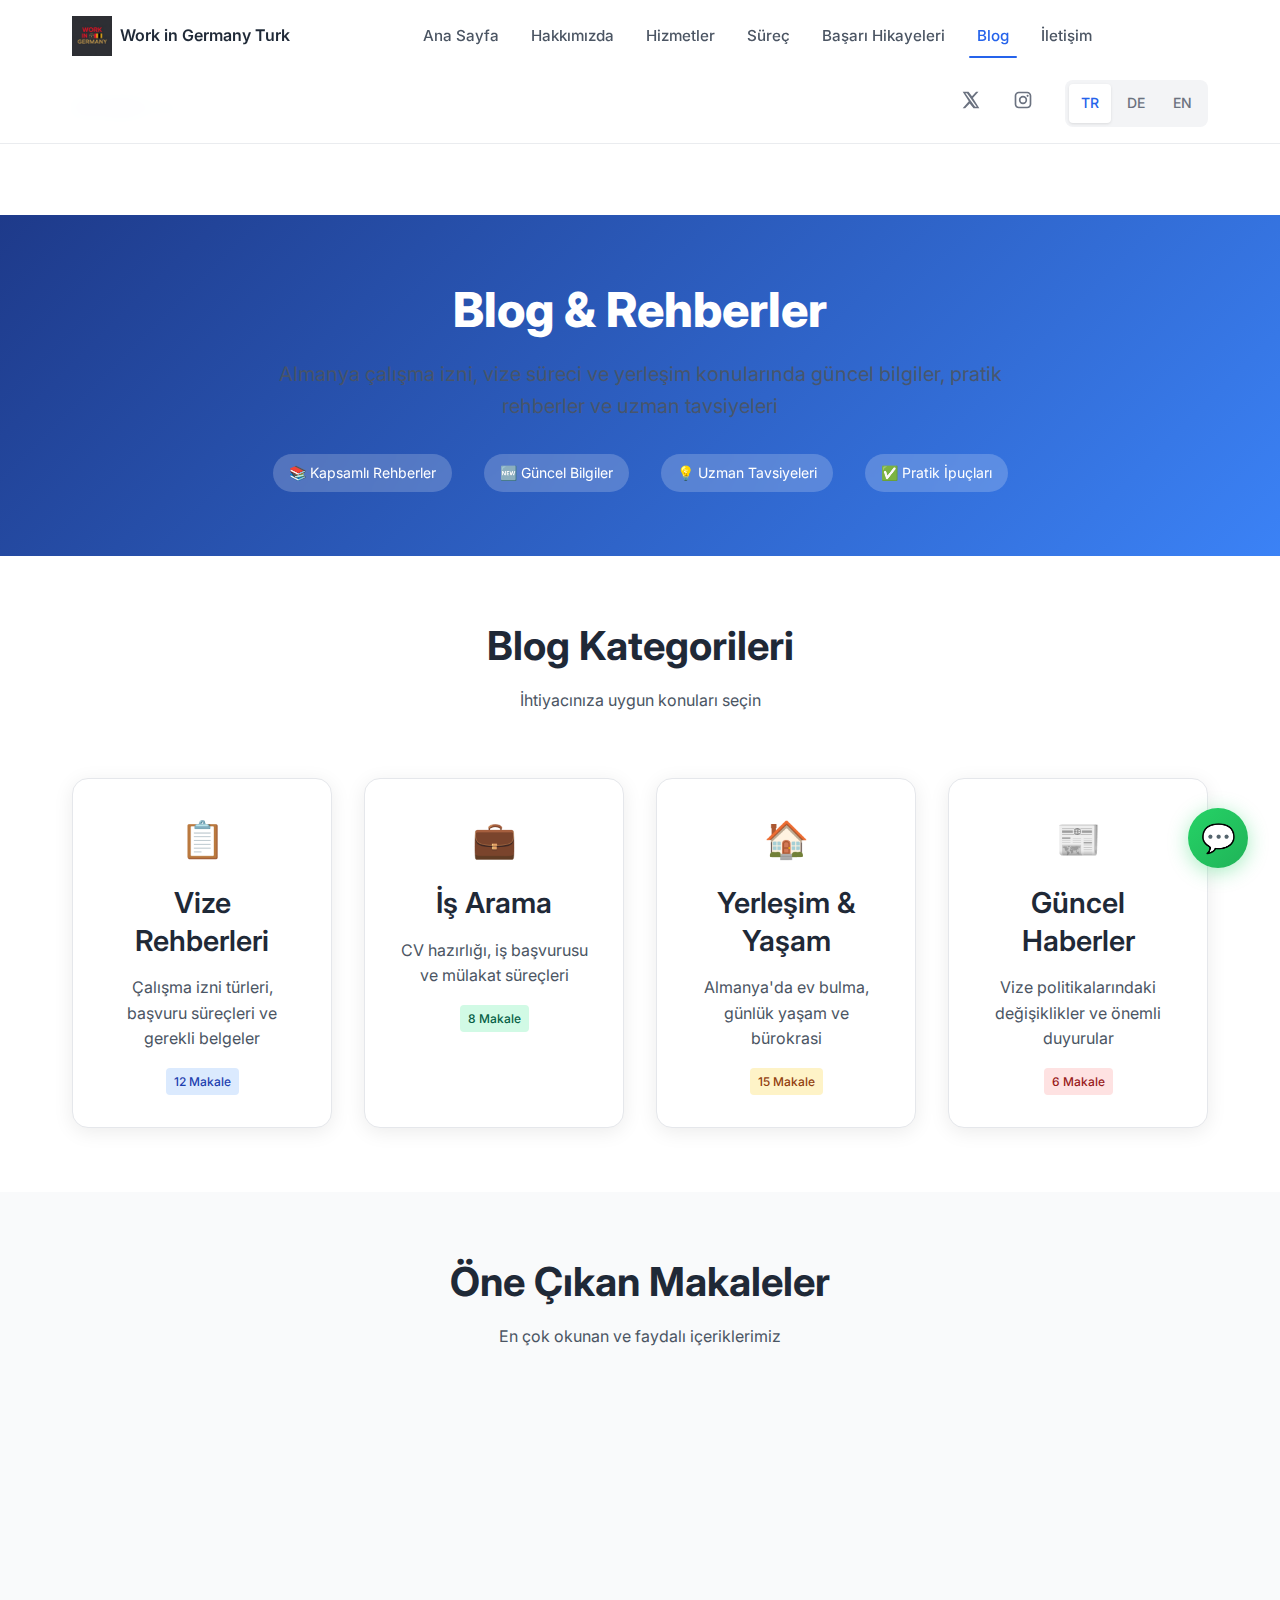
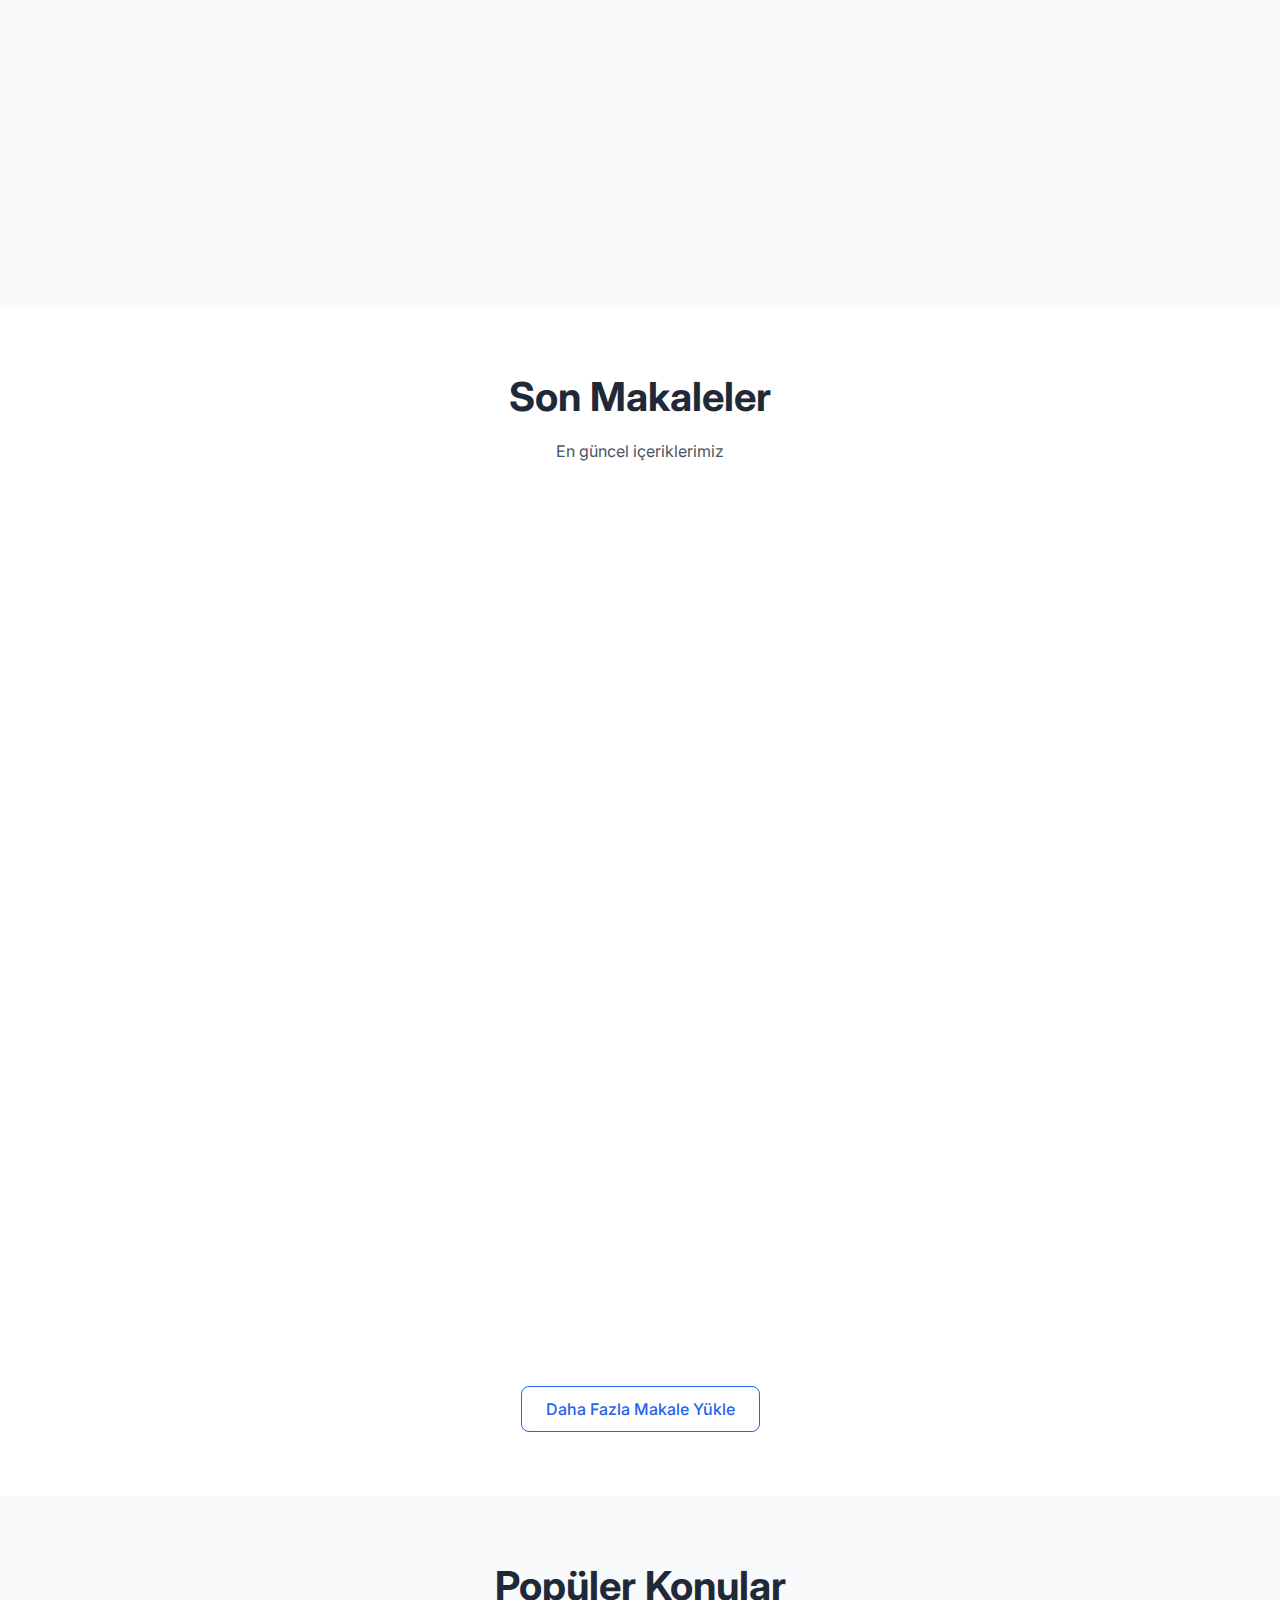
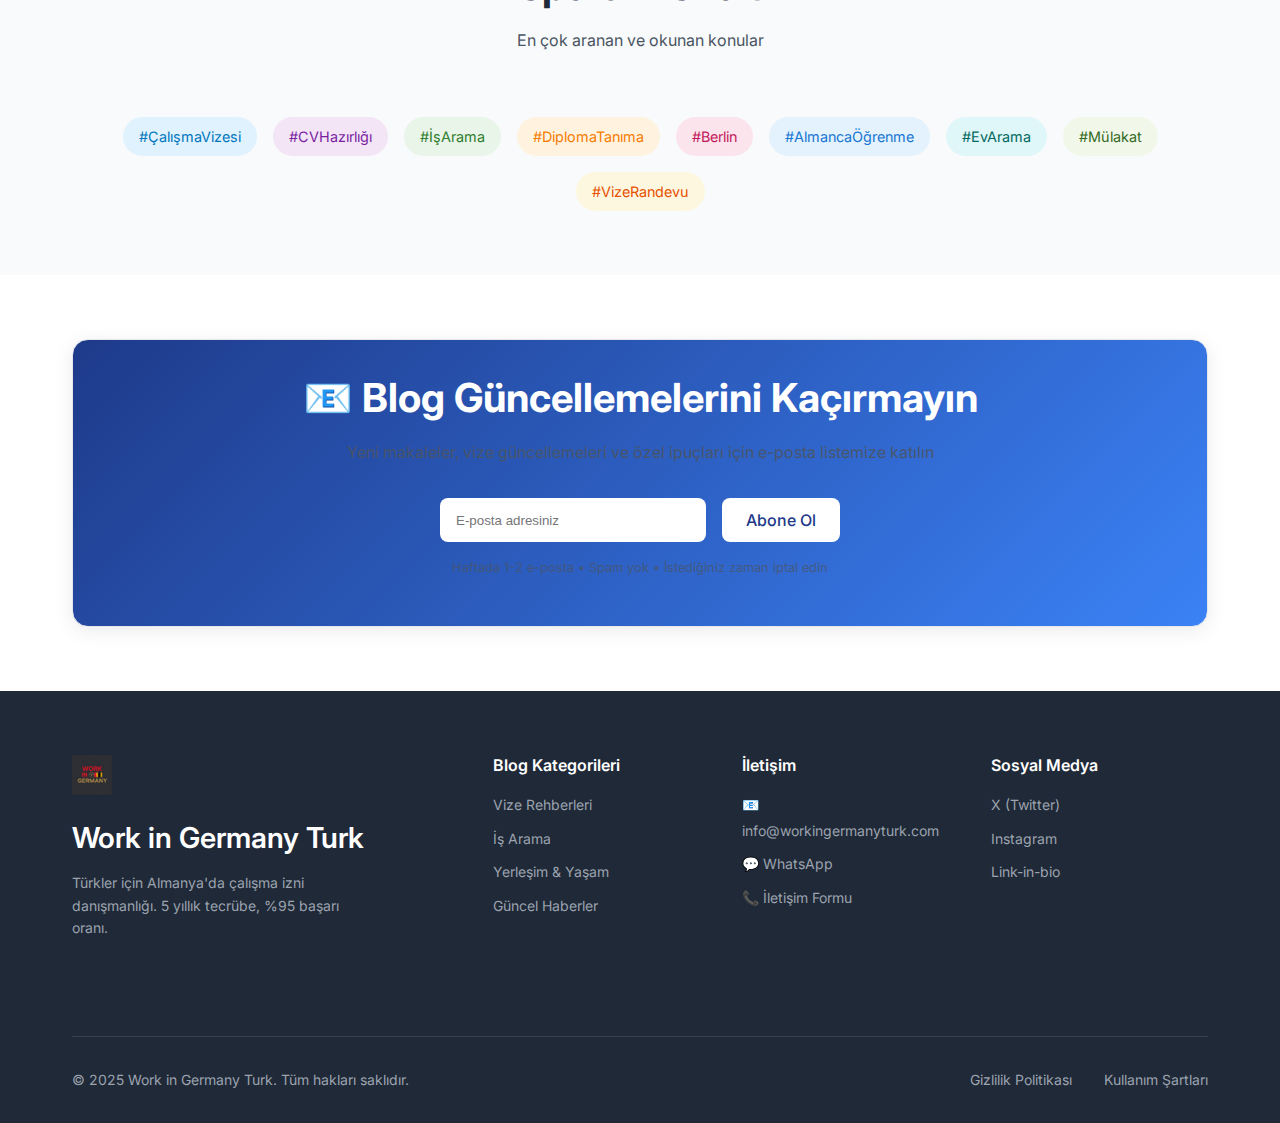
<file: blog.html>
<!DOCTYPE html>
<html lang="tr">
<head>
    <!-- Google tag (gtag.js) -->
    <script async src="https://www.googletagmanager.com/gtag/js?id=AW-17552673691"></script>
    <script>
      window.dataLayer = window.dataLayer || [];
      function gtag(){dataLayer.push(arguments);}
      gtag('js', new Date());
      gtag('config', 'AW-17552673691');
    </script>
    
    <meta charset="UTF-8">
    <meta name="viewport" content="width=device-width, initial-scale=1.0">
    <title>Blog - Work in Germany Turk | Almanya Çalışma İzni Rehberi</title>
    <meta name="description" content="Almanya çalışma izni, vize süreci, iş arama ve yerleşim konularında güncel bilgiler, rehberler ve uzman tavsiyeleri. Türkler için kapsamlı Almanya rehberi.">
    <meta name="keywords" content="almanya blog, çalışma izni rehberi, almanya vize bilgileri, iş arama ipuçları, almanya haberleri">
    <link rel="canonical" href="https://workingermanyturk.com/blog.html">
    <link rel="icon" href="assets/favicon.png">
    
    <!-- Fonts -->
    <link rel="preconnect" href="https://fonts.googleapis.com">
    <link rel="preconnect" href="https://fonts.gstatic.com" crossorigin>
    <link href="https://fonts.googleapis.com/css2?family=Inter:wght@400;500;600;700;800&display=swap" rel="stylesheet">
    
    <!-- Stylesheet -->
    <link rel="stylesheet" href="css/style.css">
    
    <!-- Open Graph Meta Tags -->
    <meta property="og:type" content="website">
    <meta property="og:title" content="Blog - Work in Germany Turk">
    <meta property="og:description" content="Almanya çalışma izni ve vize süreci hakkında güncel bilgiler, rehberler ve uzman tavsiyeleri.">
    <meta property="og:url" content="https://workingermanyturk.com/blog.html">
    <meta property="og:image" content="https://workingermanyturk.com/assets/og-image.png">
    
    <!-- Twitter Meta Tags -->
    <meta name="twitter:card" content="summary_large_image">
    <meta name="twitter:title" content="Blog - Work in Germany Turk">
    <meta name="twitter:description" content="Almanya çalışma izni rehberi ve güncel bilgiler.">
    <meta name="twitter:image" content="https://workingermanyturk.com/assets/og-image.png">
    
    <!-- Structured Data -->
    <script type="application/ld+json">
    {
      "@context": "https://schema.org",
      "@type": "Blog",
      "name": "Work in Germany Turk Blog",
      "description": "Almanya çalışma izni ve vize süreçleri hakkında güncel bilgiler",
      "url": "https://workingermanyturk.com/blog.html",
      "publisher": {
        "@type": "Organization",
        "name": "Work in Germany Turk",
        "logo": "https://workingermanyturk.com/assets/Logo.png"
      },
      "inLanguage": "tr-TR"
    }
    </script>
</head>

<body>
    <!-- Header -->
    <header class="site-header">
        <div class="container">
            <div class="header-content">
                <a class="brand" href="/">
                    <img src="assets/Logo.png" alt="Work in Germany Turk" class="logo">
                    <span>Work in Germany Turk</span>
                </a>
                
                <nav class="nav">
                    <a href="/">Ana Sayfa</a>
                    <a href="about.html">Hakkımızda</a>
                    <a href="services.html">Hizmetler</a>
                    <a href="process.html">Süreç</a>
                    <a href="success-stories.html">Başarı Hikayeleri</a>
                    <a href="blog.html" class="active">Blog</a>
                    <a href="contact.html">İletişim</a>
                </nav>

                <div class="header-actions">
                    <div class="social-links">
                        <a href="https://x.com/workingermanytr" target="_blank" rel="noopener" aria-label="X">
                            <svg xmlns="http://www.w3.org/2000/svg" width="20" height="20" viewBox="0 0 24 24" fill="currentColor">
                                <path d="M18.146 2H21l-6.73 7.69L22 22h-6.99l-4.58-5.91L4.99 22H2l7.38-8.43L2 2h7.01l4.18 5.52L18.146 2Zm-1.226 18h1.927L7.154 4h-1.88l11.646 16Z"/>
                            </svg>
                        </a>
                        <a href="https://instagram.com/workingermanytr" target="_blank" rel="noopener" aria-label="Instagram">
                            <svg xmlns="http://www.w3.org/2000/svg" width="20" height="20" viewBox="0 0 24 24" fill="currentColor">
                                <path d="M7 2C4.243 2 2 4.243 2 7v10c0 2.757 2.243 5 5 5h10c2.757 0 5-2.243 5-5V7c0-2.757-2.243-5-5-5H7Zm0 2h10c1.654 0 3 1.346 3 3v10c0 1.654-1.346 3-3 3H7c-1.654 0-3-1.346-3-3V7c0-1.654 1.346-3 3-3Zm10.5 1.75a1.25 1.25 0 1 0 0 2.5 1.25 1.25 0 0 0 0-2.5ZM12 7a5 5 0 1 0 0 10 5 5 0 0 0 0-10Zm0 2a3 3 0 1 1 0 6 3 3 0 0 1 0-6Z"/>
                            </svg>
                        </a>
                    </div>
                    <div class="lang-switch">
                        <a href="#" class="lang-btn active">TR</a>
                        <a href="#" class="lang-btn">DE</a>
                        <a href="#" class="lang-btn">EN</a>
                    </div>
                </div>

                <div class="mobile-menu-toggle">
                    <span></span>
                    <span></span>
                    <span></span>
                </div>
            </div>
        </div>
    </header>

    <!-- Breadcrumb -->
    <div class="breadcrumb">
        <div class="container">
            <nav>
                <a href="/">Ana Sayfa</a> / <span>Blog</span>
            </nav>
        </div>
    </div>

    <!-- Page Hero -->
    <section class="page-hero">
        <div class="container">
            <div class="page-hero-content">
                <h1 class="page-title">Blog & Rehberler</h1>
                <p class="page-subtitle">Almanya çalışma izni, vize süreci ve yerleşim konularında güncel bilgiler, pratik rehberler ve uzman tavsiyeleri</p>
                <div class="hero-features">
                    <span class="feature-tag">📚 Kapsamlı Rehberler</span>
                    <span class="feature-tag">🆕 Güncel Bilgiler</span>
                    <span class="feature-tag">💡 Uzman Tavsiyeleri</span>
                    <span class="feature-tag">✅ Pratik İpuçları</span>
                </div>
            </div>
        </div>
    </section>

    <!-- Blog Categories -->
    <section class="content-section">
        <div class="container">
            <div class="section-header">
                <h2>Blog Kategorileri</h2>
                <p>İhtiyacınıza uygun konuları seçin</p>
            </div>

            <div class="grid-4">
                <div class="card fade-in text-center">
                    <div class="text-4xl mb-4">📋</div>
                    <h3>Vize Rehberleri</h3>
                    <p>Çalışma izni türleri, başvuru süreçleri ve gerekli belgeler</p>
                    <div class="badge badge-primary">12 Makale</div>
                </div>

                <div class="card fade-in text-center">
                    <div class="text-4xl mb-4">💼</div>
                    <h3>İş Arama</h3>
                    <p>CV hazırlığı, iş başvurusu ve mülakat süreçleri</p>
                    <div class="badge badge-success">8 Makale</div>
                </div>

                <div class="card fade-in text-center">
                    <div class="text-4xl mb-4">🏠</div>
                    <h3>Yerleşim & Yaşam</h3>
                    <p>Almanya'da ev bulma, günlük yaşam ve bürokrasi</p>
                    <div class="badge badge-warning">15 Makale</div>
                </div>

                <div class="card fade-in text-center">
                    <div class="text-4xl mb-4">📰</div>
                    <h3>Güncel Haberler</h3>
                    <p>Vize politikalarındaki değişiklikler ve önemli duyurular</p>
                    <div class="badge badge-error">6 Makale</div>
                </div>
            </div>
        </div>
    </section>

    <!-- Featured Articles -->
    <section class="content-section" style="background: #f9fafb;">
        <div class="container">
            <div class="section-header">
                <h2>Öne Çıkan Makaleler</h2>
                <p>En çok okunan ve faydalı içeriklerimiz</p>
            </div>

            <div class="grid-2">
                <!-- Featured Article 1 -->
                <article class="card fade-in">
                    <div class="mb-4">
                        <div class="badge badge-primary">Vize Rehberi</div>
                        <span class="text-sm" style="color: #6b7280; margin-left: 1rem;">15 Ocak 2025</span>
                    </div>
                    <h3><a href="#" style="color: #1f2937; text-decoration: none;">2025 Almanya Çalışma İzni Rehberi: Baştan Sona Süreç</a></h3>
                    <p>2025 yılında Almanya çalışma izni başvurusu için bilmeniz gereken her şey. Güncel vize türleri, gerekli belgeler ve adım adım başvuru süreci.</p>
                    
                    <div class="mt-4">
                        <ul style="list-style: none; padding: 0; font-size: 0.9rem; color: #6b7280;">
                            <li>✓ Vize türleri karşılaştırması</li>
                            <li>✓ Belge kontrol listesi</li>
                            <li>✓ Zaman çizelgesi</li>
                        </ul>
                    </div>
                    
                    <div class="mt-4 flex justify-between items-center" style="display: flex; justify-content: space-between; align-items: center;">
                        <div class="text-sm" style="color: #6b7280;">
                            👁️ 2,450 görüntüleme • ⏱️ 8 dk okuma
                        </div>
                        <a href="#" class="btn btn-outline btn-sm">Oku</a>
                    </div>
                </article>

                <!-- Featured Article 2 -->
                <article class="card fade-in">
                    <div class="mb-4">
                        <div class="badge badge-success">İş Arama</div>
                        <span class="text-sm" style="color: #6b7280; margin-left: 1rem;">12 Ocak 2025</span>
                    </div>
                    <h3><a href="#" style="color: #1f2937; text-decoration: none;">Almanca Bilmeden Almanya'da İş Bulma: Gerçek mi?</a></h3>
                    <p>Almanca seviyesi düşük profesyoneller için hangi fırsatlar var? Hangi sektörlerde İngilizce yeterli? Dil öğrenme stratejileri.</p>
                    
                    <div class="mt-4">
                        <ul style="list-style: none; padding: 0; font-size: 0.9rem; color: #6b7280;">
                            <li>✓ İngilizce işler listesi</li>
                            <li>✓ Hızlı Almanca öğrenme</li>
                            <li>✓ Sektörel analiz</li>
                        </ul>
                    </div>
                    
                    <div class="mt-4 flex justify-between items-center" style="display: flex; justify-content: space-between; align-items: center;">
                        <div class="text-sm" style="color: #6b7280;">
                            👁️ 1,890 görüntüleme • ⏱️ 6 dk okuma
                        </div>
                        <a href="#" class="btn btn-outline btn-sm">Oku</a>
                    </div>
                </article>
            </div>
        </div>
    </section>

    <!-- Recent Articles -->
    <section class="content-section">
        <div class="container">
            <div class="section-header">
                <h2>Son Makaleler</h2>
                <p>En güncel içeriklerimiz</p>
            </div>

            <div class="blog-list">
                <!-- Article 1 -->
                <article class="card mb-4 fade-in" style="display: flex; gap: 2rem; align-items: center;">
                    <div class="article-meta" style="min-width: 120px;">
                        <div class="badge badge-warning">Yerleşim</div>
                        <div class="text-sm mt-2" style="color: #6b7280;">10 Ocak 2025</div>
                    </div>
                    <div class="article-content" style="flex: 1;">
                        <h3><a href="#" style="color: #1f2937; text-decoration: none;">Berlin'de Ev Arama: 2025 Piyasa Durumu ve Stratejiler</a></h3>
                        <p>Berlin konut piyasasındaki son durum, fiyat analizi ve ev bulma için pratik stratejiler. WG'den tek başına eve geçiş süreci.</p>
                        <div class="text-sm" style="color: #6b7280;">👁️ 1,234 görüntüleme • ⏱️ 5 dk okuma</div>
                    </div>
                    <div>
                        <a href="#" class="btn btn-outline">Oku</a>
                    </div>
                </article>

                <!-- Article 2 -->
                <article class="card mb-4 fade-in" style="display: flex; gap: 2rem; align-items: center;">
                    <div class="article-meta" style="min-width: 120px;">
                        <div class="badge badge-primary">Vize</div>
                        <div class="text-sm mt-2" style="color: #6b7280;">8 Ocak 2025</div>
                    </div>
                    <div class="article-content" style="flex: 1;">
                        <h3><a href="#" style="color: #1f2937; text-decoration: none;">Fast-Track Vize Süreci: Hangi Durumlarda Kullanılır?</a></h3>
                        <p>Acil vize başvuruları için fast-track seçeneği. Ek ücretler, süre avantajları ve başvuru koşulları hakkında detaylar.</p>
                        <div class="text-sm" style="color: #6b7280;">👁️ 987 görüntüleme • ⏱️ 4 dk okuma</div>
                    </div>
                    <div>
                        <a href="#" class="btn btn-outline">Oku</a>
                    </div>
                </article>

                <!-- Article 3 -->
                <article class="card mb-4 fade-in" style="display: flex; gap: 2rem; align-items: center;">
                    <div class="article-meta" style="min-width: 120px;">
                        <div class="badge badge-success">İş Arama</div>
                        <div class="text-sm mt-2" style="color: #6b7280;">5 Ocak 2025</div>
                    </div>
                    <div class="article-content" style="flex: 1;">
                        <h3><a href="#" style="color: #1f2937; text-decoration: none;">LinkedIn vs XING: Almanya'da Hangi Platform Daha Etkili?</a></h3>
                        <p>Alman iş piyasasında ağ kurma platformları karşılaştırması. Her platformun avantajları ve kullanım stratejileri.</p>
                        <div class="text-sm" style="color: #6b7280;">👁️ 756 görüntüleme • ⏱️ 7 dk okuma</div>
                    </div>
                    <div>
                        <a href="#" class="btn btn-outline">Oku</a>
                    </div>
                </article>

                <!-- Article 4 -->
                <article class="card mb-4 fade-in" style="display: flex; gap: 2rem; align-items: center;">
                    <div class="article-meta" style="min-width: 120px;">
                        <div class="badge badge-error">Güncel</div>
                        <div class="text-sm mt-2" style="color: #6b7280;">3 Ocak 2025</div>
                    </div>
                    <div class="article-content" style="flex: 1;">
                        <h3><a href="#" style="color: #1f2937; text-decoration: none;">2025 Vize Politikası Değişiklikleri: Neler Değişti?</a></h3>
                        <p>Yeni yılda Almanya vize politikalarındaki önemli değişiklikler. AB Mavi Kart şartları ve yeni fırsatlar.</p>
                        <div class="text-sm" style="color: #6b7280;">👁️ 2,100 görüntüleme • ⏱️ 6 dk okuma</div>
                    </div>
                    <div>
                        <a href="#" class="btn btn-outline">Oku</a>
                    </div>
                </article>
            </div>

            <!-- Load More Button -->
            <div class="text-center mt-6">
                <button class="btn btn-outline" onclick="loadMoreArticles()">Daha Fazla Makale Yükle</button>
            </div>
        </div>
    </section>

    <!-- Popular Tags -->
    <section class="content-section" style="background: #f9fafb;">
        <div class="container">
            <div class="section-header">
                <h2>Popüler Konular</h2>
                <p>En çok aranan ve okunan konular</p>
            </div>

            <div class="popular-tags" style="display: flex; flex-wrap: wrap; gap: 1rem; justify-content: center;">
                <a href="#" class="tag-link" style="background: #e0f2fe; color: #0277bd; padding: 0.5rem 1rem; border-radius: 50px; text-decoration: none; font-size: 0.9rem; transition: all 0.3s ease;" onmouseover="this.style.background='#b3e5fc'" onmouseout="this.style.background='#e0f2fe'">#ÇalışmaVizesi</a>
                <a href="#" class="tag-link" style="background: #f3e5f5; color: #7b1fa2; padding: 0.5rem 1rem; border-radius: 50px; text-decoration: none; font-size: 0.9rem; transition: all 0.3s ease;" onmouseover="this.style.background='#e1bee7'" onmouseout="this.style.background='#f3e5f5'">#CVHazırlığı</a>
                <a href="#" class="tag-link" style="background: #e8f5e8; color: #2e7d2e; padding: 0.5rem 1rem; border-radius: 50px; text-decoration: none; font-size: 0.9rem; transition: all 0.3s ease;" onmouseover="this.style.background='#c8e6c8'" onmouseout="this.style.background='#e8f5e8'">#İşArama</a>
                <a href="#" class="tag-link" style="background: #fff3e0; color: #f57c00; padding: 0.5rem 1rem; border-radius: 50px; text-decoration: none; font-size: 0.9rem; transition: all 0.3s ease;" onmouseover="this.style.background='#ffe0b2'" onmouseout="this.style.background='#fff3e0'">#DiplomaTanıma</a>
                <a href="#" class="tag-link" style="background: #fce4ec; color: #c2185b; padding: 0.5rem 1rem; border-radius: 50px; text-decoration: none; font-size: 0.9rem; transition: all 0.3s ease;" onmouseover="this.style.background='#f8bbd9'" onmouseout="this.style.background='#fce4ec'">#Berlin</a>
                <a href="#" class="tag-link" style="background: #e3f2fd; color: #1976d2; padding: 0.5rem 1rem; border-radius: 50px; text-decoration: none; font-size: 0.9rem; transition: all 0.3s ease;" onmouseover="this.style.background='#bbdefb'" onmouseout="this.style.background='#e3f2fd'">#AlmancaÖğrenme</a>
                <a href="#" class="tag-link" style="background: #e0f7fa; color: #00695c; padding: 0.5rem 1rem; border-radius: 50px; text-decoration: none; font-size: 0.9rem; transition: all 0.3s ease;" onmouseover="this.style.background='#b2dfdb'" onmouseout="this.style.background='#e0f7fa'">#EvArama</a>
                <a href="#" class="tag-link" style="background: #f1f8e9; color: #33691e; padding: 0.5rem 1rem; border-radius: 50px; text-decoration: none; font-size: 0.9rem; transition: all 0.3s ease;" onmouseover="this.style.background='#dcedc8'" onmouseout="this.style.background='#f1f8e9'">#Mülakat</a>
                <a href="#" class="tag-link" style="background: #fef7e0; color: #e65100; padding: 0.5rem 1rem; border-radius: 50px; text-decoration: none; font-size: 0.9rem; transition: all 0.3s ease;" onmouseover="this.style.background='#fff8e1'" onmouseout="this.style.background='#fef7e0'">#VizeRandevu</a>
            </div>
        </div>
    </section>

    <!-- Newsletter Signup -->
    <section class="content-section">
        <div class="container">
            <div class="card text-center" style="background: linear-gradient(135deg, #1e3a8a 0%, #3b82f6 100%); color: white;">
                <h2 style="color: white; margin-bottom: 1rem;">📧 Blog Güncellemelerini Kaçırmayın</h2>
                <p style="margin-bottom: 2rem; opacity: 0.9;">Yeni makaleler, vize güncellemeleri ve özel ipuçları için e-posta listemize katılın</p>
                
                <form style="display: flex; gap: 1rem; max-width: 400px; margin: 0 auto; flex-wrap: wrap;" onsubmit="subscribeNewsletter(event)">
                    <input type="email" placeholder="E-posta adresiniz" required style="flex: 1; padding: 0.75rem 1rem; border: none; border-radius: 0.5rem; min-width: 200px;">
                    <button type="submit" class="btn" style="background: white; color: #1e3a8a; padding: 0.75rem 1.5rem;">Abone Ol</button>
                </form>
                
                <p style="font-size: 0.8rem; opacity: 0.7; margin-top: 1rem;">
                    Haftada 1-2 e-posta • Spam yok • İstediğiniz zaman iptal edin
                </p>
            </div>
        </div>
    </section>

    <!-- Footer -->
    <footer class="site-footer">
        <div class="container">
            <div class="footer-content">
                <div class="footer-main">
                    <div class="footer-brand">
                        <img src="assets/Logo.png" alt="Work in Germany Turk" class="footer-logo">
                        <h3>Work in Germany Turk</h3>
                        <p>Türkler için Almanya'da çalışma izni danışmanlığı. 5 yıllık tecrübe, %95 başarı oranı.</p>
                    </div>

                    <div class="footer-links">
                        <div class="footer-column">
                            <h4>Blog Kategorileri</h4>
                            <ul>
                                <li><a href="#vize-rehberleri">Vize Rehberleri</a></li>
                                <li><a href="#is-arama">İş Arama</a></li>
                                <li><a href="#yerlesim-yasam">Yerleşim & Yaşam</a></li>
                                <li><a href="#guncel-haberler">Güncel Haberler</a></li>
                            </ul>
                        </div>

                        <div class="footer-column">
                            <h4>İletişim</h4>
                            <ul>
                                <li><a href="mailto:info@workingermanyturk.com">📧 info@workingermanyturk.com</a></li>
                                <li><a href="https://wa.me/905325858786" target="_blank" rel="noopener">💬 WhatsApp</a></li>
                                <li><a href="contact.html">📞 İletişim Formu</a></li>
                            </ul>
                        </div>

                        <div class="footer-column">
                            <h4>Sosyal Medya</h4>
                            <ul>
                                <li><a href="https://x.com/workingermanytr" target="_blank" rel="noopener">X (Twitter)</a></li>
                                <li><a href="https://instagram.com/workingermanytr" target="_blank" rel="noopener">Instagram</a></li>
                                <li><a href="links.html">Link-in-bio</a></li>
                            </ul>
                        </div>
                    </div>
                </div>

                <div class="footer-bottom">
                    <p>&copy; 2025 Work in Germany Turk. Tüm hakları saklıdır.</p>
                    <div class="footer-links-inline">
                        <a href="privacy.html">Gizlilik Politikası</a>
                        <a href="terms.html">Kullanım Şartları</a>
                    </div>
                </div>
            </div>
        </div>
    </footer>

    <!-- WhatsApp FAB -->
    <a class="whatsapp-fab" href="https://wa.me/905325858786?text=Merhaba! Blog sayfanızdan geliyorum, Almanya çalışma izni hakkında bilgi almak istiyorum." target="_blank" rel="noopener" aria-label="WhatsApp ile yazın">
        💬
    </a>

    <!-- Scripts -->
    <script src="js/main.js"></script>
    <script>
        // Load more articles functionality
        function loadMoreArticles() {
            // Show loading state
            const btn = event.target;
            const originalText = btn.textContent;
            btn.textContent = 'Yükleniyor...';
            btn.disabled = true;
            
            // Simulate loading (in real implementation, this would be an AJAX call)
            setTimeout(() => {
                // Reset button
                btn.textContent = originalText;
                btn.disabled = false;
                
                // In real implementation, you would append new articles here
                showAlert('info', 'Daha fazla makale yakında eklenecek!');
                
                // Track event
                if (typeof gtag !== 'undefined') {
                    gtag('event', 'load_more_articles', {
                        'event_category': 'engagement',
                        'event_label': 'blog_page'
                    });
                }
            }, 1000);
        }
        
        // Newsletter subscription
        function subscribeNewsletter(event) {
            event.preventDefault();
            
            const email = event.target.querySelector('input[type="email"]').value;
            const submitBtn = event.target.querySelector('button[type="submit"]');
            const originalText = submitBtn.textContent;
            
            // Show loading state
            submitBtn.textContent = 'Gönderiliyor...';
            submitBtn.disabled = true;
            
            // Simulate subscription (in real implementation, this would be an AJAX call)
            setTimeout(() => {
                // Reset form
                event.target.reset();
                submitBtn.textContent = originalText;
                submitBtn.disabled = false;
                
                // Show success message
                showAlert('success', `${email} adresi başarıyla e-posta listemize eklendi!`);
                
                // Track conversion
                if (typeof gtag !== 'undefined') {
                    gtag('event', 'newsletter_signup', {
                        'event_category': 'conversion',
                        'event_label': 'blog_newsletter'
                    });
                }
            }, 1500);
        }
        
        // Track article clicks
        document.querySelectorAll('article a').forEach(link => {
            link.addEventListener('click', function(e) {
                // In real implementation, don't prevent default
                e.preventDefault();
                
                const articleTitle = this.textContent || this.querySelector('h3')?.textContent || 'Unknown';
                
                // Track click
                if (typeof gtag !== 'undefined') {
                    gtag('event', 'article_click', {
                        'event_category': 'engagement',
                        'event_label': articleTitle
                    });
                }
                
                showAlert('info', 'Makale sayfası yakında aktif olacak!');
            });
        });
        
        // Track tag clicks
        document.querySelectorAll('.tag-link').forEach(tag => {
            tag.addEventListener('click', function(e) {
                e.preventDefault();
                
                const tagName = this.textContent;
                
                // Track click
                if (typeof gtag !== 'undefined') {
                    gtag('event', 'tag_click', {
                        'event_category': 'navigation',
                        'event_label': tagName
                    });
                }
                
                showAlert('info', `${tagName} konusundaki makaleler yakında eklenecek!`);
            });
        });
        
        // Search functionality (basic implementation)
        function initBlogSearch() {
            // Create search box (you can add this to the hero section if needed)
            const searchHTML = `
                <div class="blog-search" style="max-width: 400px; margin: 2rem auto;">
                    <div style="position: relative;">
                        <input type="text" placeholder="Blog içinde ara..." 
                               style="width: 100%; padding: 0.75rem 2.5rem 0.75rem 1rem; border: 2px solid #e5e7eb; border-radius: 50px; font-size: 1rem;"
                               onkeyup="searchArticles(this.value)">
                        <div style="position: absolute; right: 0.75rem; top: 50%; transform: translateY(-50%); color: #6b7280;">🔍</div>
                    </div>
                </div>
            `;
            
            // You can append this to hero section if needed
            // document.querySelector('.page-hero-content').insertAdjacentHTML('beforeend', searchHTML);
        }
        
        // Search articles function
        function searchArticles(query) {
            if (query.length < 2) return;
            
            // Track search
            if (typeof gtag !== 'undefined') {
                gtag('event', 'search', {
                    'event_category': 'engagement',
                    'event_label': query,
                    'search_term': query
                });
            }
            
            // In real implementation, you would filter articles based on query
            console.log('Searching for:', query);
        }
        
        // Initialize blog functionality
        document.addEventListener('DOMContentLoaded', function() {
            // initBlogSearch(); // Uncomment if you want search functionality
            
            // Track page view with additional blog data
            if (typeof gtag !== 'undefined') {
                gtag('event', 'page_view', {
                    'page_title': 'Blog',
                    'page_location': window.location.href,
                    'content_group1': 'Blog'
                });
            }
        });
        
        // Smooth scrolling for anchor links within page
        document.querySelectorAll('a[href^="#"]').forEach(anchor => {
            anchor.addEventListener('click', function (e) {
                e.preventDefault();
                const target = document.querySelector(this.getAttribute('href'));
                if (target) {
                    target.scrollIntoView({
                        behavior: 'smooth',
                        block: 'start'
                    });
                }
            });
        });
        
        // Reading progress indicator (optional)
        function addReadingProgress() {
            const progressBar = document.createElement('div');
            progressBar.style.cssText = `
                position: fixed;
                top: 0;
                left: 0;
                width: 0%;
                height: 3px;
                background: linear-gradient(90deg, #f59e0b, #d97706);
                z-index: 1001;
                transition: width 0.1s ease;
            `;
            document.body.appendChild(progressBar);
            
            window.addEventListener('scroll', () => {
                const windowHeight = document.documentElement.scrollHeight - document.documentElement.clientHeight;
                const scrolled = (window.scrollY / windowHeight) * 100;
                progressBar.style.width = scrolled + '%';
            });
        }
        
        // Uncomment to add reading progress
        // addReadingProgress();
    </script>
</body>
</html>
</file>
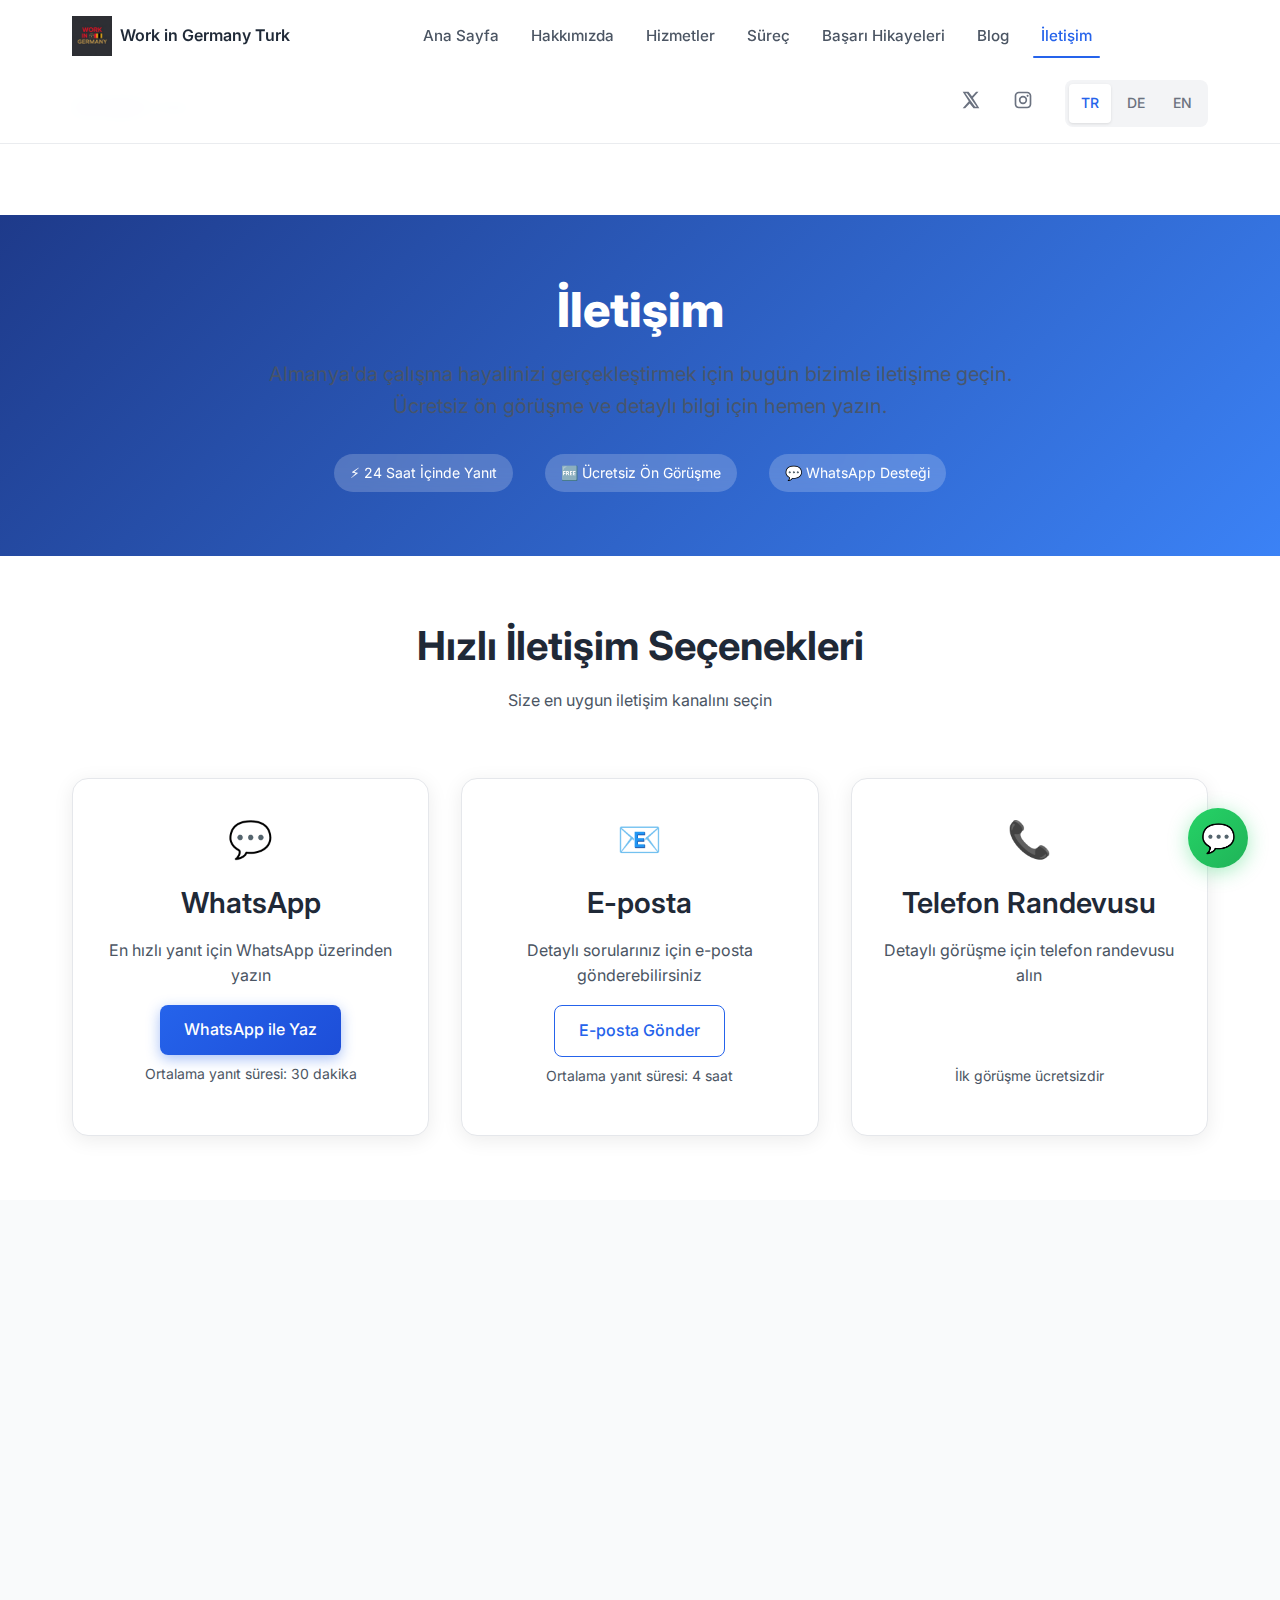
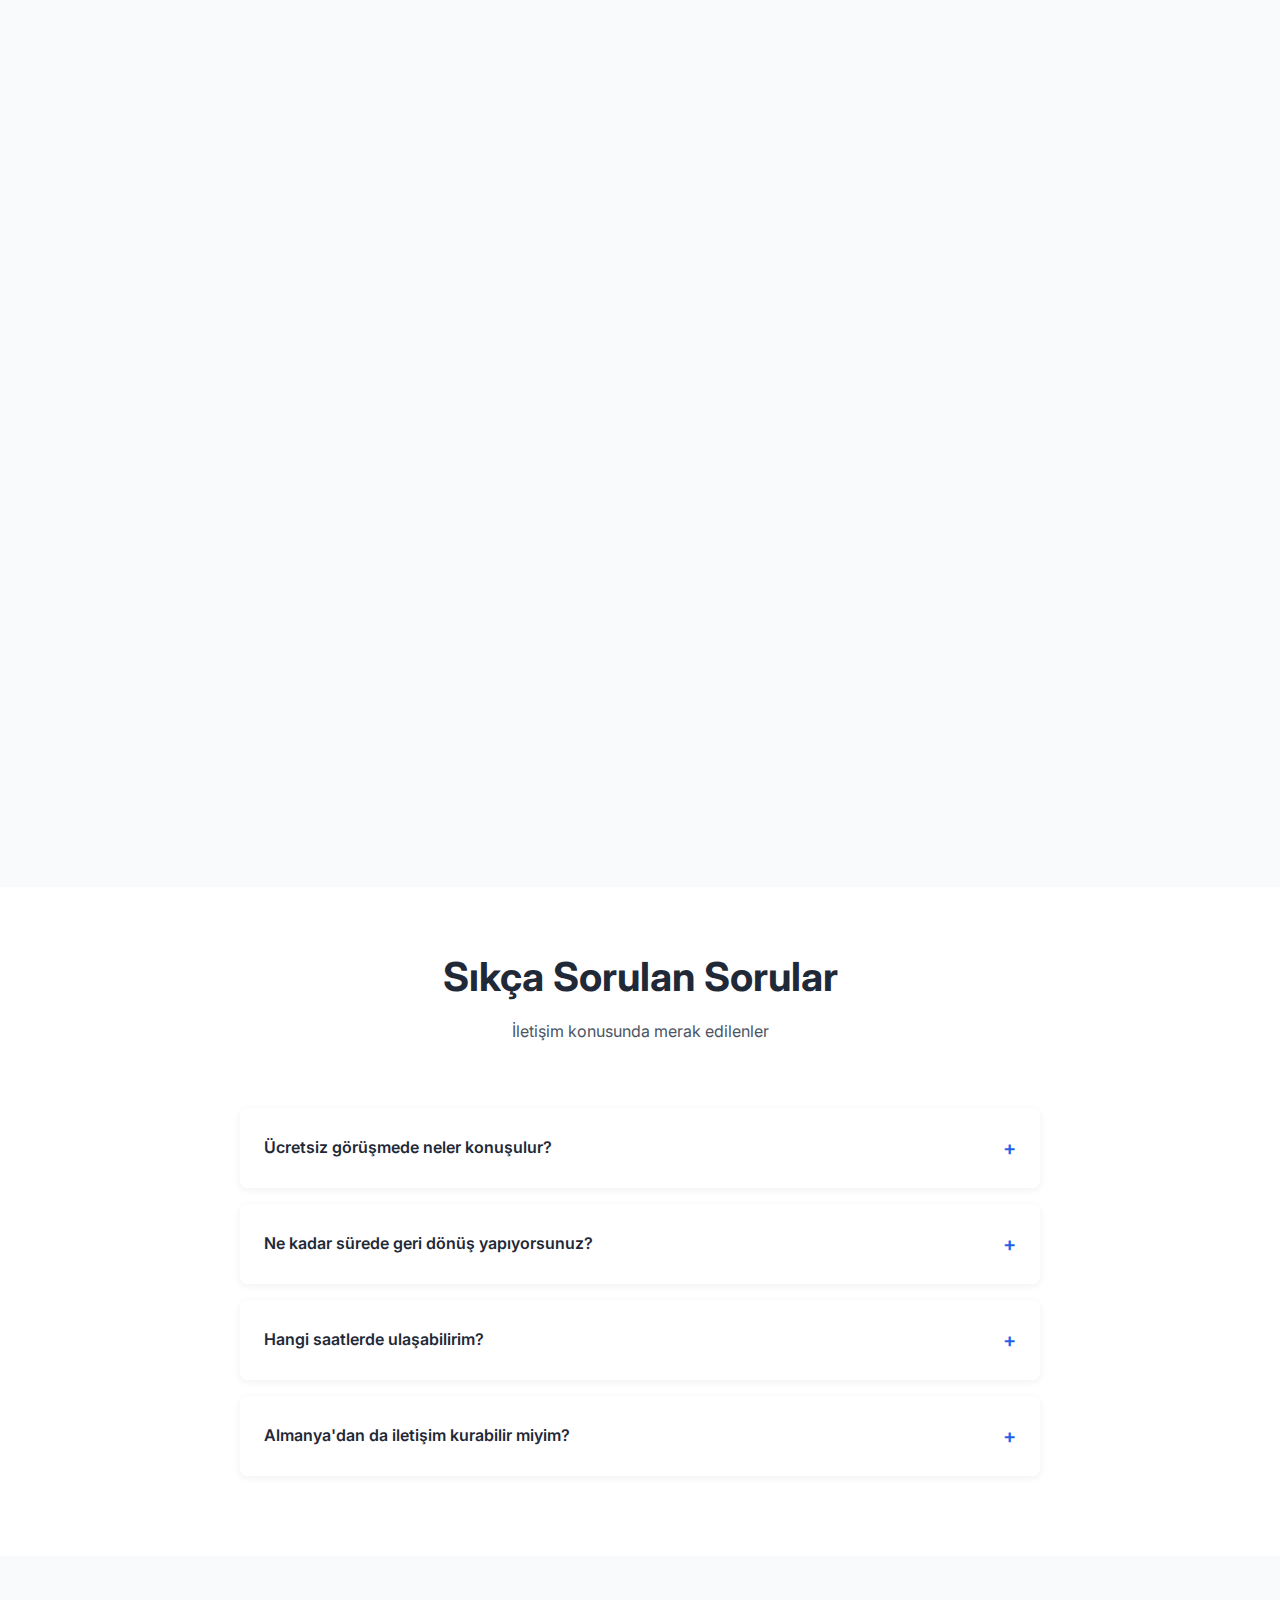
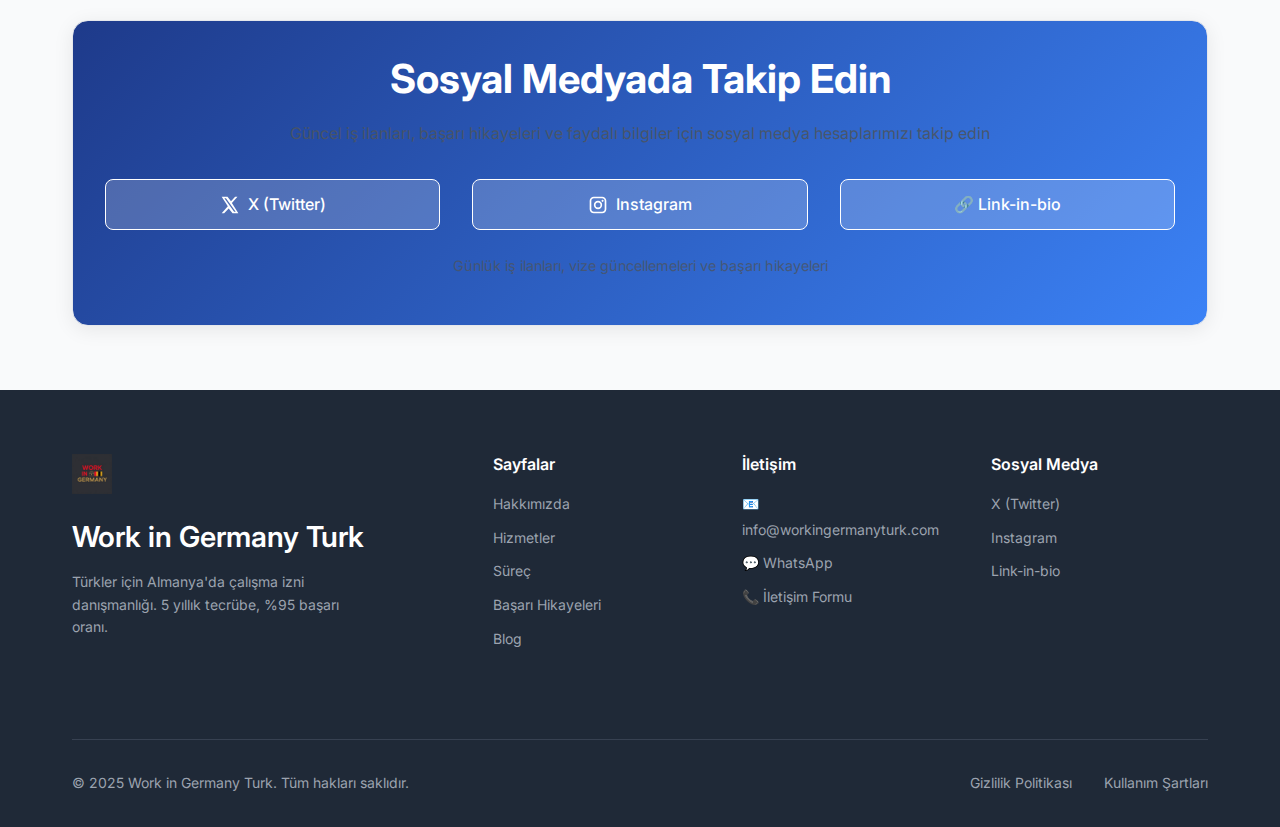
<file: contact.html>
<!DOCTYPE html>
<html lang="tr">
<head>
    <!-- Google tag (gtag.js) -->
    <script async src="https://www.googletagmanager.com/gtag/js?id=AW-17552673691"></script>
    <script>
      window.dataLayer = window.dataLayer || [];
      function gtag(){dataLayer.push(arguments);}
      gtag('js', new Date());
      gtag('config', 'AW-17552673691');
    </script>
    
    <meta charset="UTF-8">
    <meta name="viewport" content="width=device-width, initial-scale=1.0">
    <title>İletişim - Work in Germany Turk | Ücretsiz Danışmanlık</title>
    <meta name="description" content="Almanya çalışma izni konusunda ücretsiz ön görüşme için bizimle iletişime geçin. WhatsApp, e-posta veya form ile 24 saat içinde yanıt alın.">
    <meta name="keywords" content="almanya vize danışmanlık iletişim, ücretsiz görüşme, whatsapp destek">
    <link rel="canonical" href="https://workingermanyturk.com/contact.html">
    <link rel="icon" href="assets/favicon.png">
    
    <!-- Fonts -->
    <link rel="preconnect" href="https://fonts.googleapis.com">
    <link rel="preconnect" href="https://fonts.gstatic.com" crossorigin>
    <link href="https://fonts.googleapis.com/css2?family=Inter:wght@400;500;600;700;800&display=swap" rel="stylesheet">
    
    <!-- Stylesheet -->
    <link rel="stylesheet" href="css/style.css">
    
    <!-- Open Graph Meta Tags -->
    <meta property="og:type" content="website">
    <meta property="og:title" content="İletişim - Work in Germany Turk">
    <meta property="og:description" content="Almanya çalışma izni konusunda ücretsiz danışmanlık için bizimle iletişime geçin.">
    <meta property="og:url" content="https://workingermanyturk.com/contact.html">
    <meta property="og:image" content="https://workingermanyturk.com/assets/og-image.png">
    
    <!-- Twitter Meta Tags -->
    <meta name="twitter:card" content="summary_large_image">
    <meta name="twitter:title" content="İletişim - Work in Germany Turk">
    <meta name="twitter:description" content="Almanya çalışma izni konusunda ücretsiz danışmanlık.">
    <meta name="twitter:image" content="https://workingermanyturk.com/assets/og-image.png">
    
    <!-- Structured Data -->
    <script type="application/ld+json">
    {
      "@context": "https://schema.org",
      "@type": "ContactPage",
      "name": "Work in Germany Turk İletişim",
      "url": "https://workingermanyturk.com/contact.html",
      "mainEntity": {
        "@type": "Organization",
        "name": "Work in Germany Turk",
        "email": "info@workingermanyturk.com",
        "telephone": "+90 532 585 87 86",
        "address": {
          "@type": "PostalAddress",
          "addressCountry": "TR"
        }
      }
    }
    </script>
</head>

<body>
    <!-- Header -->
    <header class="site-header">
        <div class="container">
            <div class="header-content">
                <a class="brand" href="/">
                    <img src="assets/Logo.png" alt="Work in Germany Turk" class="logo">
                    <span>Work in Germany Turk</span>
                </a>
                
                <nav class="nav">
                    <a href="/">Ana Sayfa</a>
                    <a href="about.html">Hakkımızda</a>
                    <a href="services.html">Hizmetler</a>
                    <a href="process.html">Süreç</a>
                    <a href="success-stories.html">Başarı Hikayeleri</a>
                    <a href="blog.html">Blog</a>
                    <a href="contact.html" class="active">İletişim</a>
                </nav>

                <div class="header-actions">
                    <div class="social-links">
                        <a href="https://x.com/workingermanytr" target="_blank" rel="noopener" aria-label="X">
                            <svg xmlns="http://www.w3.org/2000/svg" width="20" height="20" viewBox="0 0 24 24" fill="currentColor">
                                <path d="M18.146 2H21l-6.73 7.69L22 22h-6.99l-4.58-5.91L4.99 22H2l7.38-8.43L2 2h7.01l4.18 5.52L18.146 2Zm-1.226 18h1.927L7.154 4h-1.88l11.646 16Z"/>
                            </svg>
                        </a>
                        <a href="https://instagram.com/workingermanytr" target="_blank" rel="noopener" aria-label="Instagram">
                            <svg xmlns="http://www.w3.org/2000/svg" width="20" height="20" viewBox="0 0 24 24" fill="currentColor">
                                <path d="M7 2C4.243 2 2 4.243 2 7v10c0 2.757 2.243 5 5 5h10c2.757 0 5-2.243 5-5V7c0-2.757-2.243-5-5-5H7Zm0 2h10c1.654 0 3 1.346 3 3v10c0 1.654-1.346 3-3 3H7c-1.654 0-3-1.346-3-3V7c0-1.654 1.346-3 3-3Zm10.5 1.75a1.25 1.25 0 1 0 0 2.5 1.25 1.25 0 0 0 0-2.5ZM12 7a5 5 0 1 0 0 10 5 5 0 0 0 0-10Zm0 2a3 3 0 1 1 0 6 3 3 0 0 1 0-6Z"/>
                            </svg>
                        </a>
                    </div>
                    <div class="lang-switch">
                        <a href="#" class="lang-btn active">TR</a>
                        <a href="#" class="lang-btn">DE</a>
                        <a href="#" class="lang-btn">EN</a>
                    </div>
                </div>

                <div class="mobile-menu-toggle">
                    <span></span>
                    <span></span>
                    <span></span>
                </div>
            </div>
        </div>
    </header>

    <!-- Breadcrumb -->
    <div class="breadcrumb">
        <div class="container">
            <nav>
                <a href="/">Ana Sayfa</a> / <span>İletişim</span>
            </nav>
        </div>
    </div>

    <!-- Page Hero -->
    <section class="page-hero">
        <div class="container">
            <div class="page-hero-content">
                <h1 class="page-title">İletişim</h1>
                <p class="page-subtitle">Almanya'da çalışma hayalinizi gerçekleştirmek için bugün bizimle iletişime geçin. Ücretsiz ön görüşme ve detaylı bilgi için hemen yazın.</p>
                <div class="hero-features">
                    <span class="feature-tag">⚡ 24 Saat İçinde Yanıt</span>
                    <span class="feature-tag">🆓 Ücretsiz Ön Görüşme</span>
                    <span class="feature-tag">💬 WhatsApp Desteği</span>
                </div>
            </div>
        </div>
    </section>

    <!-- Quick Contact Options -->
    <section class="content-section">
        <div class="container">
            <div class="section-header">
                <h2>Hızlı İletişim Seçenekleri</h2>
                <p>Size en uygun iletişim kanalını seçin</p>
            </div>

            <div class="grid-3">
                <div class="card fade-in text-center">
                    <div class="text-4xl mb-4">💬</div>
                    <h3>WhatsApp</h3>
                    <p class="mb-4">En hızlı yanıt için WhatsApp üzerinden yazın</p>
                    <a href="https://wa.me/905325858786?text=Merhaba! Almanya çalışma izni hakkında bilgi almak istiyorum." target="_blank" rel="noopener" class="btn btn-primary">
                        WhatsApp ile Yaz
                    </a>
                    <p class="text-sm mt-2">Ortalama yanıt süresi: 30 dakika</p>
                </div>

                <div class="card fade-in text-center">
                    <div class="text-4xl mb-4">📧</div>
                    <h3>E-posta</h3>
                    <p class="mb-4">Detaylı sorularınız için e-posta gönderebilirsiniz</p>
                    <a href="mailto:info@workingermanyturk.com?subject=Almanya Çalışma İzni Danışmanlığı" class="btn btn-outline">
                        E-posta Gönder
                    </a>
                    <p class="text-sm mt-2">Ortalama yanıt süresi: 4 saat</p>
                </div>

                <div class="card fade-in text-center">
                    <div class="text-4xl mb-4">📞</div>
                    <h3>Telefon Randevusu</h3>
                    <p class="mb-4">Detaylı görüşme için telefon randevusu alın</p>
                    <a href="#contact-form" class="btn btn-secondary" onclick="scrollToSection('contact-form')">
                        Randevu Al
                    </a>
                    <p class="text-sm mt-2">İlk görüşme ücretsizdir</p>
                </div>
            </div>
        </div>
    </section>

    <!-- Contact Form -->
    <section class="content-section" style="background: #f9fafb;" id="contact-form">
        <div class="container">
            <div class="two-column">
                <div class="fade-in">
                    <h2>Ücretsiz Ön Görüşme Formu</h2>
                    <p class="mb-6">Formu doldurarak durum değerlendirmesi ve ücretsiz ön görüşme talebinde bulunabilirsiniz.</p>

                    <div class="card mb-4" style="background: #e0f2fe;">
                        <h3 style="color: #0277bd;">📋 Form Sonrası Süreç:</h3>
                        <ul style="margin: 1rem 0; padding-left: 1.5rem;">
                            <li>24 saat içinde size dönüş yapıyoruz</li>
                            <li>Profilinizi değerlendiriyoruz</li>
                            <li>Ücretsiz telefon görüşmesi planlıyoruz</li>
                            <li>Size özel yol haritası sunuyoruz</li>
                        </ul>
                    </div>

                    <div class="card">
                        <h3>🏢 Ofis Bilgileri</h3>
                        <div class="mt-4">
                            <div class="mb-4">
                                <strong>🇹🇷 İstanbul Ofisi</strong>
                                <p class="text-sm">Ana merkez ve müşteri hizmetleri</p>
                                <p class="text-sm">📧 info@workingermanyturk.com</p>
                                <p class="text-sm">📞 +90 532 585 87 86</p>
                            </div>
                            <div>
                                <strong>🇩🇪 Berlin Ofisi</strong>
                                <p class="text-sm">Yerleşim desteği ve yerel hizmetler</p>
                                <p class="text-sm">📧 berlin@workingermanyturk.com</p>
                            </div>
                        </div>
                    </div>
                </div>

                <div class="fade-in">
                    <div class="card">
                        <form id="contact-form" method="post" action="contact.php">
                            <div class="form-row">
                                <div class="form-group">
                                    <label for="firstName">Ad *</label>
                                    <input id="firstName" name="firstName" type="text" required>
                                </div>
                                <div class="form-group">
                                    <label for="lastName">Soyad *</label>
                                    <input id="lastName" name="lastName" type="text" required>
                                </div>
                            </div>

                            <div class="form-row">
                                <div class="form-group">
                                    <label for="email">E-posta *</label>
                                    <input id="email" name="email" type="email" required>
                                </div>
                                <div class="form-group">
                                    <label for="phone">Telefon / WhatsApp *</label>
                                    <input id="phone" name="phone" type="tel" required placeholder="+90 5XX XXX XX XX">
                                </div>
                            </div>

                            <div class="form-group">
                                <label for="education">Eğitim Durumu *</label>
                                <select id="education" name="education" required>
                                    <option value="">Seçiniz...</option>
                                    <option value="high-school">Lise</option>
                                    <option value="vocational">Meslek Lisesi/MYO</option>
                                    <option value="bachelor">Lisans</option>
                                    <option value="master">Yüksek Lisans</option>
                                    <option value="phd">Doktora</option>
                                </select>
                            </div>

                            <div class="form-group">
                                <label for="profession">Meslek/Uzmanlık Alanı *</label>
                                <input id="profession" name="profession" type="text" placeholder="Örn: Yazılım Geliştirici, Hemşire, Mühendis" required>
                            </div>

                            <div class="form-row">
                                <div class="form-group">
                                    <label for="experience">İş Tecrübesi</label>
                                    <select id="experience" name="experience">
                                        <option value="">Seçiniz...</option>
                                        <option value="0-1">0-1 yıl</option>
                                        <option value="1-3">1-3 yıl</option>
                                        <option value="3-5">3-5 yıl</option>
                                        <option value="5-10">5-10 yıl</option>
                                        <option value="10+">10+ yıl</option>
                                    </select>
                                </div>
                                <div class="form-group">
                                    <label for="german-level">Almanca Seviyesi</label>
                                    <select id="german-level" name="german-level">
                                        <option value="">Seçiniz...</option>
                                        <option value="none">Bilmiyorum</option>
                                        <option value="a1">A1</option>
                                        <option value="a2">A2</option>
                                        <option value="b1">B1</option>
                                        <option value="b2">B2</option>
                                        <option value="c1">C1</option>
                                        <option value="c2">C2</option>
                                    </select>
                                </div>
                            </div>

                            <div class="form-group">
                                <label for="service">İlgilendiğiniz Hizmet *</label>
                                <select id="service" name="service" required>
                                    <option value="">Seçiniz...</option>
                                    <option value="visa-consultation">Vize Danışmanlığı</option>
                                    <option value="job-search">İş Arama Desteği</option>
                                    <option value="recognition">Diploma Tanıma</option>
                                    <option value="fast-track">Fast-Track Premium</option>
                                    <option value="settlement">Yerleşim Desteği</option>
                                    <option value="corporate">Kurumsal Hizmetler</option>
                                </select>
                            </div>

                            <div class="form-group">
                                <label for="timeline">Hedef Zamanlama</label>
                                <select id="timeline" name="timeline">
                                    <option value="">Seçiniz...</option>
                                    <option value="asap">En kısa sürede</option>
                                    <option value="3-months">3 ay içinde</option>
                                    <option value="6-months">6 ay içinde</option>
                                    <option value="1-year">1 yıl içinde</option>
                                    <option value="flexible">Esnek</option>
                                </select>
                            </div>

                            <div class="form-group">
                                <label for="message">Ek Bilgiler / Sorularınız</label>
                                <textarea id="message" name="message" rows="4" placeholder="Özel durumunuz, sorularınız veya ek bilgiler..."></textarea>
                            </div>

                            <div class="form-group">
                                <label for="contact-preference">Tercih Ettiğiniz İletişim</label>
                                <select id="contact-preference" name="contact-preference">
                                    <option value="whatsapp">WhatsApp</option>
                                    <option value="phone">Telefon</option>
                                    <option value="email">E-posta</option>
                                </select>
                            </div>

                            <!-- Honeypot for bot protection -->
                            <div class="form-group hidden">
                                <label for="hp">Do not fill (bot protection)</label>
                                <input id="hp" name="hp" type="text" tabindex="-1">
                            </div>

                            <div class="checkbox-group mb-4">
                                <input type="checkbox" id="consent" name="consent" required>
                                <label for="consent">Bu formu göndererek <a href="privacy.html" target="_blank">gizlilik politikasını</a> okuduğumu ve kişisel verilerimin belirtilen amaçlar doğrultusunda işlenmesini kabul ediyorum. *</label>
                            </div>

                            <button class="btn btn-primary btn-full" type="submit">
                                📤 Ücretsiz Ön Görüşme Talep Et
                            </button>

                            <p class="text-sm text-center mt-4" style="color: #6b7280;">
                                * Formunuzu gönderdikten sonra <strong>24 saat içinde</strong> size ulaşıyoruz.<br>
                                Acil durumlar için WhatsApp: <a href="https://wa.me/905325858786" target="_blank">+90 532 585 87 86</a>
                            </p>
                        </form>
                    </div>
                </div>
            </div>
        </div>
    </section>

    <!-- FAQ Section -->
    <section class="content-section">
        <div class="container">
            <div class="section-header">
                <h2>Sıkça Sorulan Sorular</h2>
                <p>İletişim konusunda merak edilenler</p>
            </div>

            <div class="faq-container">
                <details class="faq-item">
                    <summary>Ücretsiz görüşmede neler konuşulur?</summary>
                    <div class="faq-content">
                        <p>Profilinizi değerlendiririz, size uygun vize türlerini açıklarız, süreç hakkında bilgi veririz ve sorularınızı yanıtlarız. Hiçbir ücret talep edilmez.</p>
                    </div>
                </details>

                <details class="faq-item">
                    <summary>Ne kadar sürede geri dönüş yapıyorsunuz?</summary>
                    <div class="faq-content">
                        <p>Form başvurularına 24 saat içinde, WhatsApp mesajlarına ortalama 30 dakika içinde yanıt veriyoruz. Acil durumlar için WhatsApp tercih edin.</p>
                    </div>
                </details>

                <details class="faq-item">
                    <summary>Hangi saatlerde ulaşabilirim?</summary>
                    <div class="faq-content">
                        <p>WhatsApp üzerinden 7/24 mesaj gönderebilirsiniz. Telefon görüşmeleri hafta içi 09:00-18:00 saatleri arasında yapılır. Hafta sonu da WhatsApp aktiftir.</p>
                    </div>
                </details>

                <details class="faq-item">
                    <summary>Almanya'dan da iletişim kurabilir miyim?</summary>
                    <div class="faq-content">
                        <p>Evet, Berlin ofisimiz üzerinden Almanya'da bulunan müşterilerimize de hizmet veriyoruz. Aynı iletişim kanallarını kullanabilirsiniz.</p>
                    </div>
                </details>
            </div>
        </div>
    </section>

    <!-- Social Proof -->
    <section class="content-section" style="background: #f9fafb;">
        <div class="container">
            <div class="card text-center" style="background: linear-gradient(135deg, #1e3a8a 0%, #3b82f6 100%); color: white;">
                <h2 style="color: white; margin-bottom: 1rem;">Sosyal Medyada Takip Edin</h2>
                <p style="margin-bottom: 2rem; opacity: 0.9;">Güncel iş ilanları, başarı hikayeleri ve faydalı bilgiler için sosyal medya hesaplarımızı takip edin</p>
                
                <div class="grid-3 mb-6">
                    <a href="https://x.com/workingermanytr" target="_blank" rel="noopener" class="btn" style="background: rgba(255,255,255,0.2); color: white; border: 1px solid white;">
                        <svg xmlns="http://www.w3.org/2000/svg" width="20" height="20" viewBox="0 0 24 24" fill="currentColor">
                            <path d="M18.146 2H21l-6.73 7.69L22 22h-6.99l-4.58-5.91L4.99 22H2l7.38-8.43L2 2h7.01l4.18 5.52L18.146 2Zm-1.226 18h1.927L7.154 4h-1.88l11.646 16Z"/>
                        </svg>
                        X (Twitter)
                    </a>
                    
                    <a href="https://instagram.com/workingermanytr" target="_blank" rel="noopener" class="btn" style="background: rgba(255,255,255,0.2); color: white; border: 1px solid white;">
                        <svg xmlns="http://www.w3.org/2000/svg" width="20" height="20" viewBox="0 0 24 24" fill="currentColor">
                            <path d="M7 2C4.243 2 2 4.243 2 7v10c0 2.757 2.243 5 5 5h10c2.757 0 5-2.243 5-5V7c0-2.757-2.243-5-5-5H7Zm0 2h10c1.654 0 3 1.346 3 3v10c0 1.654-1.346 3-3 3H7c-1.654 0-3-1.346-3-3V7c0-1.654 1.346-3 3-3Zm10.5 1.75a1.25 1.25 0 1 0 0 2.5 1.25 1.25 0 0 0 0-2.5ZM12 7a5 5 0 1 0 0 10 5 5 0 0 0 0-10Zm0 2a3 3 0 1 1 0 6 3 3 0 0 1 0-6Z"/>
                        </svg>
                        Instagram
                    </a>

                    <a href="links.html" class="btn" style="background: rgba(255,255,255,0.2); color: white; border: 1px solid white;">
                        🔗 Link-in-bio
                    </a>
                </div>
                
                <p style="font-size: 0.9rem; opacity: 0.8;">Günlük iş ilanları, vize güncellemeleri ve başarı hikayeleri</p>
            </div>
        </div>
    </section>

    <!-- Footer -->
    <footer class="site-footer">
        <div class="container">
            <div class="footer-content">
                <div class="footer-main">
                    <div class="footer-brand">
                        <img src="assets/Logo.png" alt="Work in Germany Turk" class="footer-logo">
                        <h3>Work in Germany Turk</h3>
                        <p>Türkler için Almanya'da çalışma izni danışmanlığı. 5 yıllık tecrübe, %95 başarı oranı.</p>
                    </div>

                    <div class="footer-links">
                        <div class="footer-column">
                            <h4>Sayfalar</h4>
                            <ul>
                                <li><a href="about.html">Hakkımızda</a></li>
                                <li><a href="services.html">Hizmetler</a></li>
                                <li><a href="process.html">Süreç</a></li>
                                <li><a href="success-stories.html">Başarı Hikayeleri</a></li>
                                <li><a href="blog.html">Blog</a></li>
                            </ul>
                        </div>

                        <div class="footer-column">
                            <h4>İletişim</h4>
                            <ul>
                                <li><a href="mailto:info@workingermanyturk.com">📧 info@workingermanyturk.com</a></li>
                                <li><a href="https://wa.me/905325858786" target="_blank" rel="noopener">💬 WhatsApp</a></li>
                                <li><a href="contact.html">📞 İletişim Formu</a></li>
                            </ul>
                        </div>

                        <div class="footer-column">
                            <h4>Sosyal Medya</h4>
                            <ul>
                                <li><a href="https://x.com/workingermanytr" target="_blank" rel="noopener">X (Twitter)</a></li>
                                <li><a href="https://instagram.com/workingermanytr" target="_blank" rel="noopener">Instagram</a></li>
                                <li><a href="links.html">Link-in-bio</a></li>
                            </ul>
                        </div>
                    </div>
                </div>

                <div class="footer-bottom">
                    <p>&copy; 2025 Work in Germany Turk. Tüm hakları saklıdır.</p>
                    <div class="footer-links-inline">
                        <a href="privacy.html">Gizlilik Politikası</a>
                        <a href="terms.html">Kullanım Şartları</a>
                    </div>
                </div>
            </div>
        </div>
    </footer>

    <!-- WhatsApp FAB -->
    <a class="whatsapp-fab" href="https://wa.me/905325858786?text=Merhaba! İletişim sayfanızdan geliyorum, Almanya çalışma izni hakkında bilgi almak istiyorum." target="_blank" rel="noopener" aria-label="WhatsApp ile yazın">
        💬
    </a>

    <!-- Scripts -->
    <script src="js/main.js"></script>
</body>
</html>
</file>
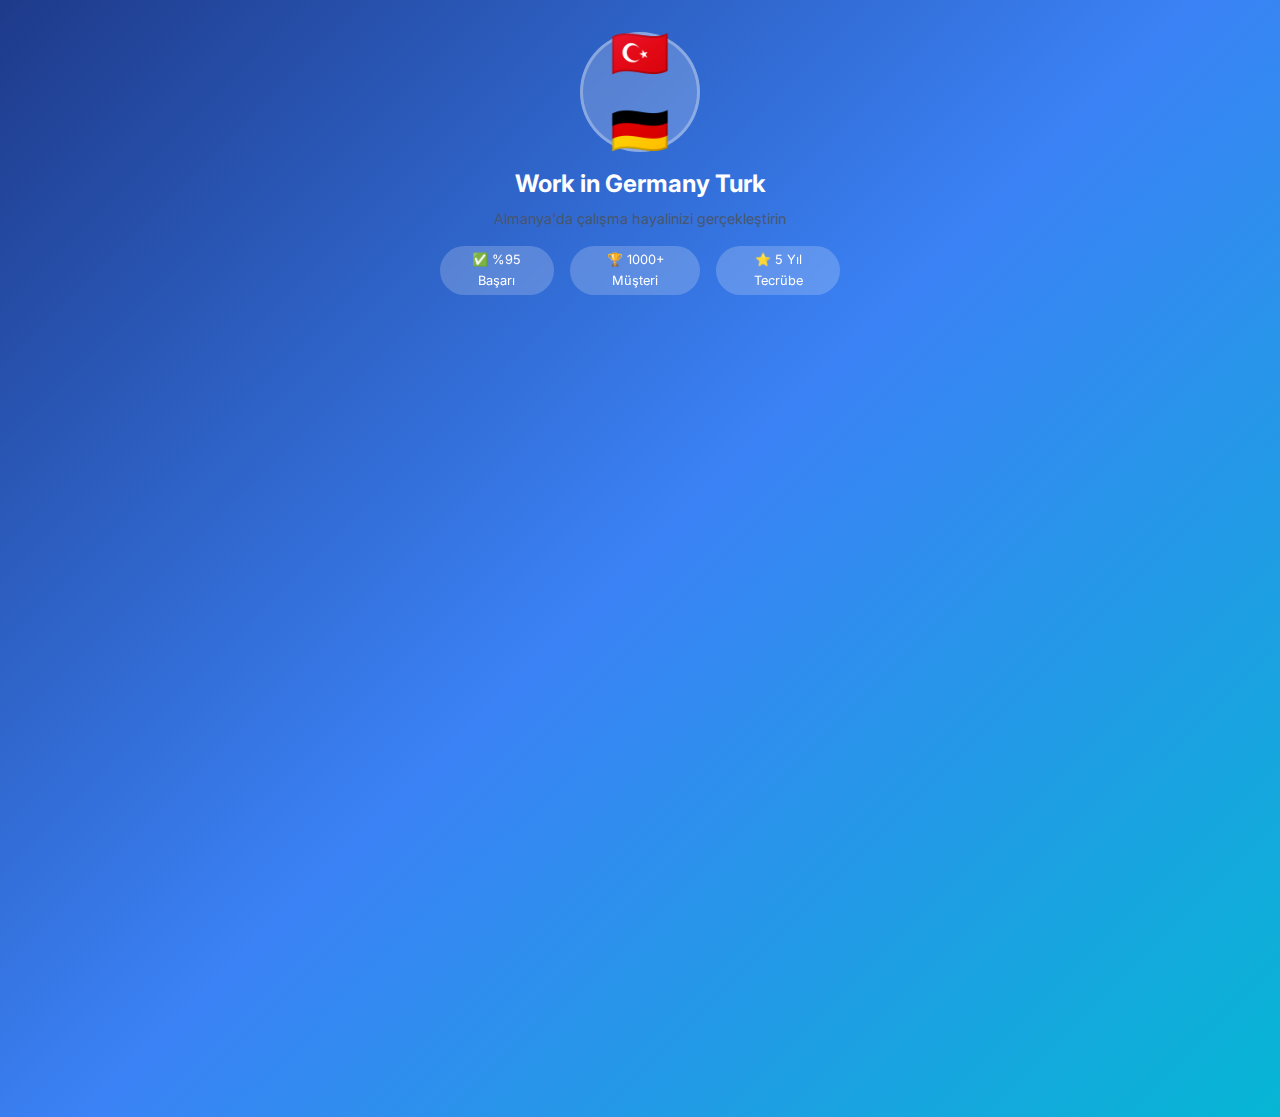
<file: links.html>
<!DOCTYPE html>
<html lang="tr">
<head>
    <!-- Google tag (gtag.js) -->
    <script async src="https://www.googletagmanager.com/gtag/js?id=AW-17552673691"></script>
    <script>
      window.dataLayer = window.dataLayer || [];
      function gtag(){dataLayer.push(arguments);}
      gtag('js', new Date());
      gtag('config', 'AW-17552673691');
    </script>
    
    <meta charset="UTF-8">
    <meta name="viewport" content="width=device-width, initial-scale=1.0">
    <title>Links - Work in Germany Turk | Hızlı Erişim</title>
    <meta name="description" content="Work in Germany Turk - Tüm önemli linkler bir arada. Hizmetler, iletişim, sosyal medya ve daha fazlası için hızlı erişim.">
    <meta name="keywords" content="work in germany turk links, hızlı erişim, sosyal medya linkleri">
    <link rel="canonical" href="https://workingermanyturk.com/links.html">
    <link rel="icon" href="assets/favicon.png">
    
    <!-- Fonts -->
    <link rel="preconnect" href="https://fonts.googleapis.com">
    <link rel="preconnect" href="https://fonts.gstatic.com" crossorigin>
    <link href="https://fonts.googleapis.com/css2?family=Inter:wght@400;500;600;700;800&display=swap" rel="stylesheet">
    
    <!-- Stylesheet -->
    <link rel="stylesheet" href="css/style.css">
    
    <!-- Open Graph Meta Tags -->
    <meta property="og:type" content="website">
    <meta property="og:title" content="Links - Work in Germany Turk">
    <meta property="og:description" content="Almanya çalışma izni konusunda tüm önemli linkler bir arada.">
    <meta property="og:url" content="https://workingermanyturk.com/links.html">
    <meta property="og:image" content="https://workingermanyturk.com/assets/og-image.png">
    
    <style>
        /* Link-in-bio specific styles */
        .links-page {
            min-height: 100vh;
            background: linear-gradient(135deg, #1e3a8a 0%, #3b82f6 50%, #06b6d4 100%);
            padding: 2rem 0;
            display: flex;
            align-items: center;
            justify-content: center;
        }
        
        .links-container {
            max-width: 400px;
            width: 90%;
            margin: 0 auto;
            text-align: center;
        }
        
        .links-header {
            color: white;
            margin-bottom: 2rem;
        }
        
        .links-avatar {
            width: 120px;
            height: 120px;
            border-radius: 50%;
            background: rgba(255, 255, 255, 0.2);
            display: flex;
            align-items: center;
            justify-content: center;
            margin: 0 auto 1rem;
            font-size: 3rem;
            backdrop-filter: blur(10px);
            border: 3px solid rgba(255, 255, 255, 0.3);
        }
        
        .links-title {
            font-size: 1.5rem;
            font-weight: 700;
            margin-bottom: 0.5rem;
        }
        
        .links-subtitle {
            opacity: 0.9;
            font-size: 0.9rem;
            margin-bottom: 1rem;
        }
        
        .links-stats {
            display: flex;
            justify-content: center;
            gap: 1rem;
            margin-bottom: 2rem;
            font-size: 0.8rem;
        }
        
        .links-stat {
            background: rgba(255, 255, 255, 0.2);
            padding: 0.25rem 0.75rem;
            border-radius: 50px;
            backdrop-filter: blur(10px);
        }
        
        .link-buttons {
            display: flex;
            flex-direction: column;
            gap: 0.75rem;
            margin-bottom: 2rem;
        }
        
        .link-btn {
            background: rgba(255, 255, 255, 0.95);
            color: #1e3a8a;
            padding: 1rem 1.5rem;
            border-radius: 50px;
            text-decoration: none;
            font-weight: 600;
            display: flex;
            align-items: center;
            justify-content: center;
            gap: 0.5rem;
            transition: all 0.3s ease;
            backdrop-filter: blur(10px);
            border: 1px solid rgba(255, 255, 255, 0.2);
        }
        
        .link-btn:hover {
            background: white;
            transform: translateY(-2px);
            box-shadow: 0 10px 30px rgba(0, 0, 0, 0.2);
            color: #1e3a8a;
        }
        
        .link-btn.primary {
            background: linear-gradient(135deg, #f59e0b, #d97706);
            color: white;
            font-size: 1.1rem;
            padding: 1.25rem 1.5rem;
        }
        
        .link-btn.primary:hover {
            background: linear-gradient(135deg, #d97706, #b45309);
            color: white;
        }
        
        .social-links {
            display: flex;
            justify-content: center;
            gap: 1rem;
            margin-top: 2rem;
        }
        
        .social-link {
            width: 50px;
            height: 50px;
            border-radius: 50%;
            background: rgba(255, 255, 255, 0.2);
            display: flex;
            align-items: center;
            justify-content: center;
            color: white;
            text-decoration: none;
            font-size: 1.5rem;
            transition: all 0.3s ease;
            backdrop-filter: blur(10px);
        }
        
        .social-link:hover {
            background: rgba(255, 255, 255, 0.3);
            transform: translateY(-2px);
            color: white;
        }
        
        .footer-minimal {
            text-align: center;
            color: rgba(255, 255, 255, 0.7);
            font-size: 0.8rem;
            margin-top: 2rem;
        }
        
        /* Mobile optimized */
        @media (max-width: 480px) {
            .links-container {
                width: 95%;
                padding: 1rem;
            }
            
            .links-avatar {
                width: 100px;
                height: 100px;
                font-size: 2.5rem;
            }
            
            .links-stats {
                flex-wrap: wrap;
                gap: 0.5rem;
            }
            
            .link-btn {
                padding: 0.875rem 1.25rem;
                font-size: 0.9rem;
            }
        }
        
        /* Animation */
        .fade-up {
            opacity: 0;
            transform: translateY(20px);
            animation: fadeUp 0.6s ease forwards;
        }
        
        .fade-up:nth-child(1) { animation-delay: 0.1s; }
        .fade-up:nth-child(2) { animation-delay: 0.2s; }
        .fade-up:nth-child(3) { animation-delay: 0.3s; }
        .fade-up:nth-child(4) { animation-delay: 0.4s; }
        .fade-up:nth-child(5) { animation-delay: 0.5s; }
        .fade-up:nth-child(6) { animation-delay: 0.6s; }
        .fade-up:nth-child(7) { animation-delay: 0.7s; }
        .fade-up:nth-child(8) { animation-delay: 0.8s; }
        
        @keyframes fadeUp {
            to {
                opacity: 1;
                transform: translateY(0);
            }
        }
    </style>
</head>

<body class="links-page">
    <div class="links-container">
        <!-- Header -->
        <div class="links-header">
            <div class="links-avatar">
                🇹🇷🇩🇪
            </div>
            <h1 class="links-title">Work in Germany Turk</h1>
            <p class="links-subtitle">Almanya'da çalışma hayalinizi gerçekleştirin</p>
            <div class="links-stats">
                <div class="links-stat">✅ %95 Başarı</div>
                <div class="links-stat">🏆 1000+ Müşteri</div>
                <div class="links-stat">⭐ 5 Yıl Tecrübe</div>
            </div>
        </div>

        <!-- Main Links -->
        <div class="link-buttons">
            <a href="contact.html" class="link-btn primary fade-up" onclick="trackEvent('click', 'links_page', 'contact_primary')">
                📞 Ücretsiz Ön Görüşme Al
            </a>
            
            <a href="services.html" class="link-btn fade-up" onclick="trackEvent('click', 'links_page', 'services')">
                📋 Hizmet Paketleri
            </a>
            
            <a href="https://wa.me/905325858786?text=Merhaba! Link sayfanızdan geliyorum, Almanya çalışma izni hakkında bilgi almak istiyorum." target="_blank" rel="noopener" class="link-btn fade-up" onclick="trackEvent('click', 'links_page', 'whatsapp')">
                💬 WhatsApp ile Yaz
            </a>
            
            <a href="about.html" class="link-btn fade-up" onclick="trackEvent('click', 'links_page', 'about')">
                👥 Hakkımızda
            </a>
            
            <a href="success-stories.html" class="link-btn fade-up" onclick="trackEvent('click', 'links_page', 'success_stories')">
                🌟 Başarı Hikayeleri
            </a>
            
            <a href="process.html" class="link-btn fade-up" onclick="trackEvent('click', 'links_page', 'process')">
                🔄 Nasıl Çalışır?
            </a>
            
            <a href="blog.html" class="link-btn fade-up" onclick="trackEvent('click', 'links_page', 'blog')">
                📰 Blog & Güncel Bilgiler
            </a>
            
            <a href="/" class="link-btn fade-up" onclick="trackEvent('click', 'links_page', 'website')">
                🌐 Ana Web Sitemiz
            </a>
        </div>

        <!-- Social Media -->
        <div class="social-links fade-up">
            <a href="https://x.com/workingermanytr" target="_blank" rel="noopener" class="social-link" onclick="trackEvent('click', 'links_page', 'twitter')" aria-label="X (Twitter)">
                <svg xmlns="http://www.w3.org/2000/svg" width="24" height="24" viewBox="0 0 24 24" fill="currentColor">
                    <path d="M18.146 2H21l-6.73 7.69L22 22h-6.99l-4.58-5.91L4.99 22H2l7.38-8.43L2 2h7.01l4.18 5.52L18.146 2Zm-1.226 18h1.927L7.154 4h-1.88l11.646 16Z"/>
                </svg>
            </a>
            
            <a href="https://instagram.com/workingermanytr" target="_blank" rel="noopener" class="social-link" onclick="trackEvent('click', 'links_page', 'instagram')" aria-label="Instagram">
                <svg xmlns="http://www.w3.org/2000/svg" width="24" height="24" viewBox="0 0 24 24" fill="currentColor">
                    <path d="M7 2C4.243 2 2 4.243 2 7v10c0 2.757 2.243 5 5 5h10c2.757 0 5-2.243 5-5V7c0-2.757-2.243-5-5-5H7Zm0 2h10c1.654 0 3 1.346 3 3v10c0 1.654-1.346 3-3 3H7c-1.654 0-3-1.346-3-3V7c0-1.654 1.346-3 3-3Zm10.5 1.75a1.25 1.25 0 1 0 0 2.5 1.25 1.25 0 0 0 0-2.5ZM12 7a5 5 0 1 0 0 10 5 5 0 0 0 0-10Zm0 2a3 3 0 1 1 0 6 3 3 0 0 1 0-6Z"/>
                </svg>
            </a>
            
            <a href="mailto:info@workingermanyturk.com" class="social-link" onclick="trackEvent('click', 'links_page', 'email')" aria-label="E-posta">
                📧
            </a>
        </div>

        <!-- Footer -->
        <div class="footer-minimal fade-up">
            <p>&copy; 2025 Work in Germany Turk</p>
            <p style="margin-top: 0.5rem;">Türkiye'nin #1 Almanya çalışma vizesi uzmanı</p>
        </div>
    </div>

    <!-- Analytics -->
    <script>
        // Track page view
        if (typeof gtag !== 'undefined') {
            gtag('event', 'page_view', {
                'page_title': 'Links Page',
                'page_location': window.location.href
            });
        }
        
        // Track function (using the one from main.js)
        function trackEvent(action, category, label) {
            if (typeof gtag !== 'undefined') {
                gtag('event', action, {
                    'event_category': category,
                    'event_label': label
                });
            }
            console.log('Event tracked:', action, category, label);
        }
    </script>
</body>
</html>
</file>
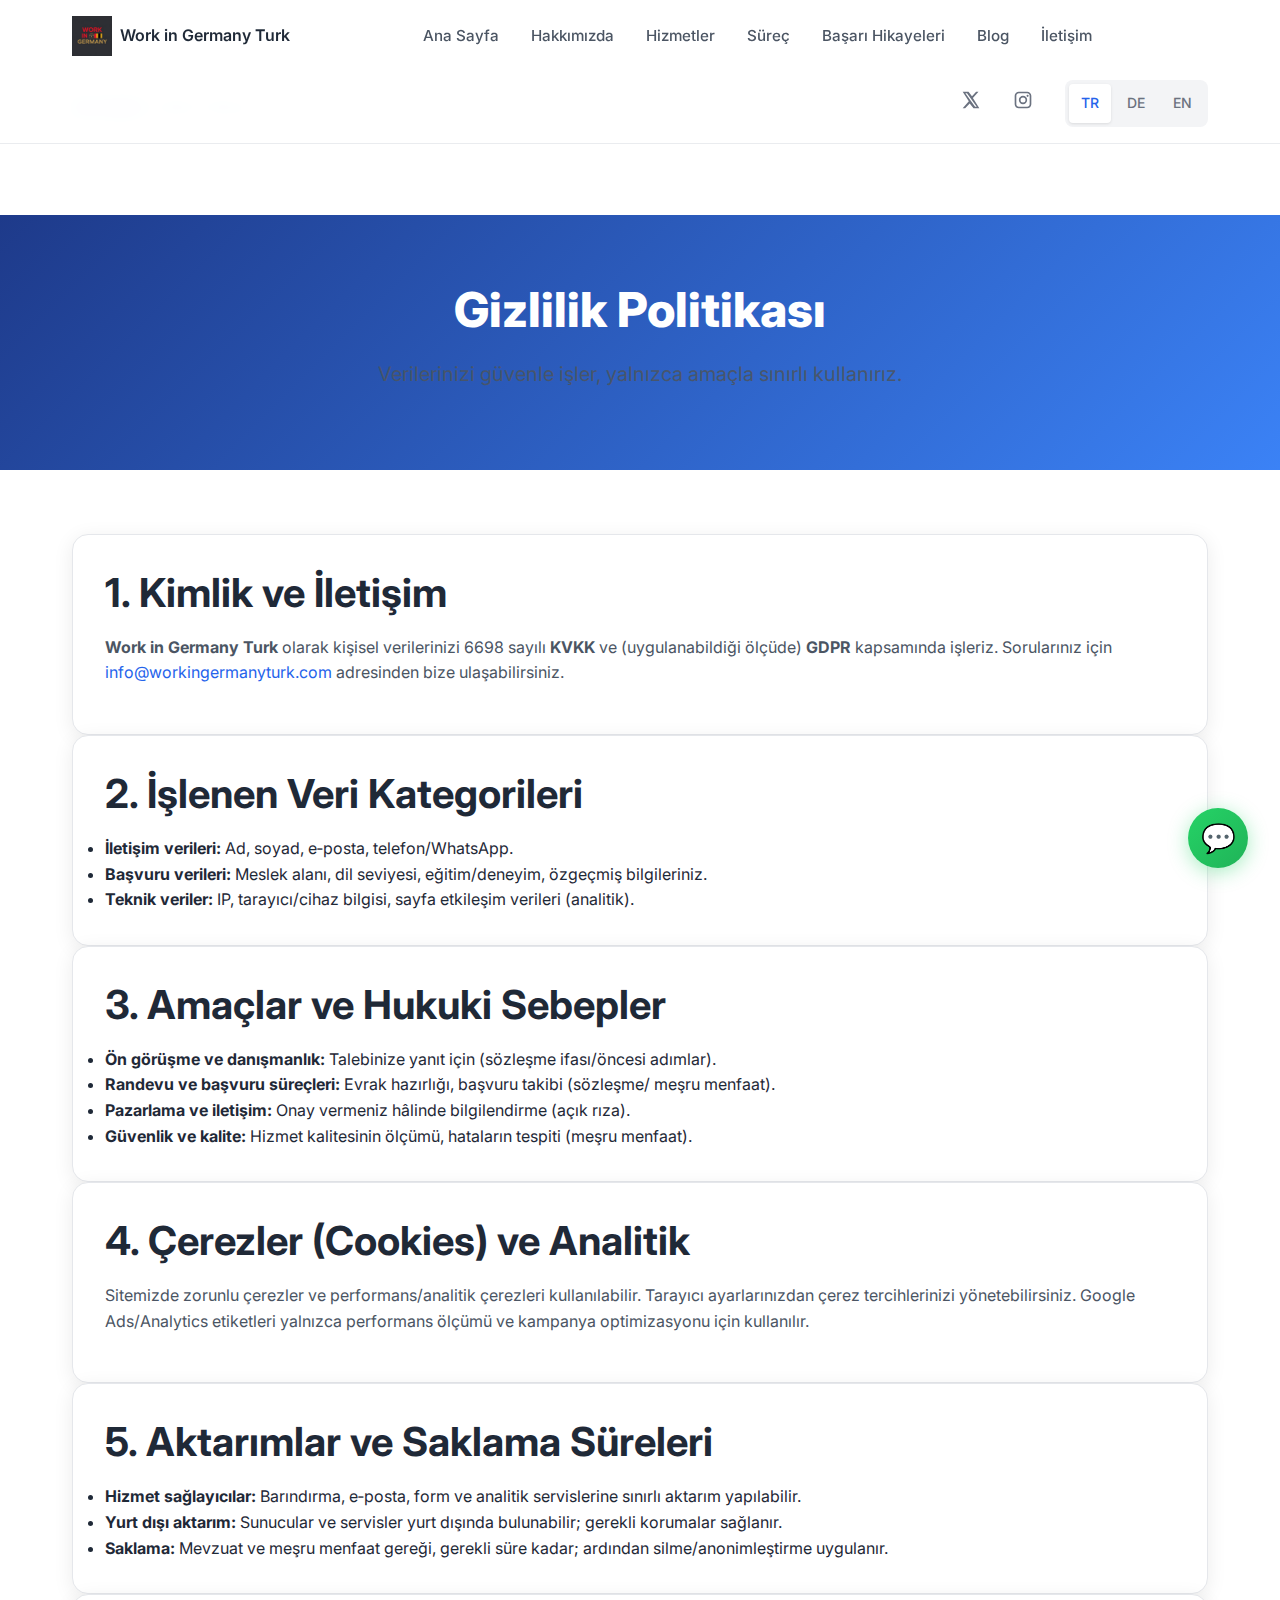
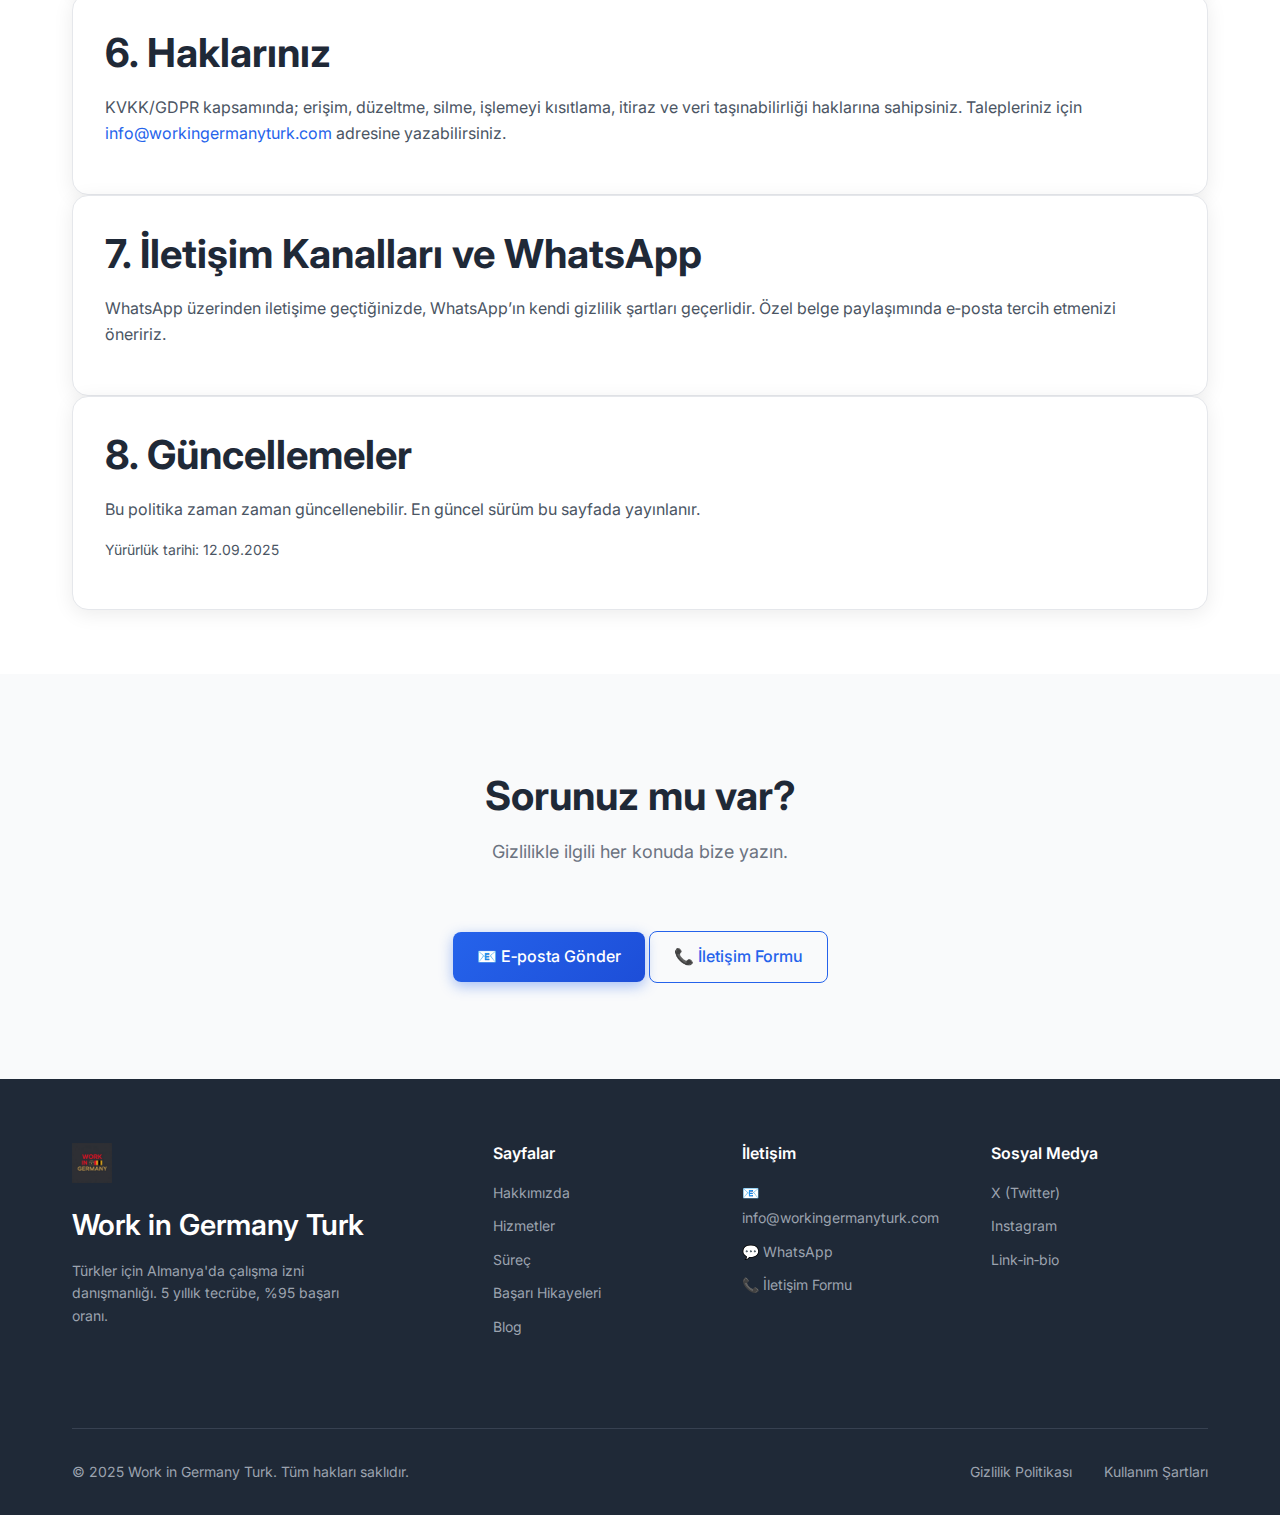
<file: privacy.html>
<!DOCTYPE html>
<html lang="tr">
<head>
  <!-- Google tag (gtag.js) -->
  <script async src="https://www.googletagmanager.com/gtag/js?id=AW-17552673691"></script>
  <script>
    window.dataLayer = window.dataLayer || [];
    function gtag(){dataLayer.push(arguments);}
    gtag('js', new Date());
    gtag('config', 'AW-17552673691');
  </script>

  <meta charset="UTF-8" />
  <meta name="viewport" content="width=device-width, initial-scale=1.0" />
  <title>Gizlilik Politikası – Work in Germany Turk</title>
  <meta name="description" content="Work in Germany Turk gizlilik politikası: hangi verileri toplarız, nasıl kullanırız, KVKK ve GDPR kapsamındaki haklarınız." />
  <link rel="canonical" href="https://workingermanyturk.com/privacy.html" />
  <link rel="icon" href="assets/favicon.png" />

  <!-- Fonts -->
  <link rel="preconnect" href="https://fonts.googleapis.com" />
  <link rel="preconnect" href="https://fonts.gstatic.com" crossorigin />
  <link href="https://fonts.googleapis.com/css2?family=Inter:wght@400;500;600;700;800&display=swap" rel="stylesheet" />

  <!-- Styles -->
  <link rel="stylesheet" href="css/style.css" />

  <!-- Open Graph -->
  <meta property="og:type" content="website" />
  <meta property="og:title" content="Gizlilik Politikası – Work in Germany Turk" />
  <meta property="og:description" content="Hangi kişisel verilerinizi işlediğimizi ve nasıl koruduğumuzu öğrenin." />
  <meta property="og:url" content="https://workingermanyturk.com/privacy.html" />
  <meta property="og:image" content="https://workingermanyturk.com/assets/og-image.png" />

  <!-- Twitter -->
  <meta name="twitter:card" content="summary_large_image" />
  <meta name="twitter:title" content="Gizlilik Politikası – Work in Germany Turk" />
  <meta name="twitter:description" content="Kişisel verilerin korunması ve çerezler hakkında detaylar." />
  <meta name="twitter:image" content="https://workingermanyturk.com/assets/og-image.png" />

  <!-- Structured Data: WebPage -->
  <script type="application/ld+json">
  {
    "@context": "https://schema.org",
    "@type": "WebPage",
    "name": "Gizlilik Politikası",
    "url": "https://workingermanyturk.com/privacy.html",
    "isPartOf": {
      "@type": "WebSite",
      "name": "Work in Germany Turk",
      "url": "https://workingermanyturk.com"
    },
    "inLanguage": "tr-TR"
  }
  </script>
</head>
<body>
  <!-- Header -->
  <header class="site-header">
    <div class="container">
      <div class="header-content">
        <a class="brand" href="/">
          <img src="assets/Logo.png" alt="Work in Germany Turk" class="logo" />
          <span>Work in Germany Turk</span>
        </a>

        <nav class="nav">
          <a href="/">Ana Sayfa</a>
          <a href="about.html">Hakkımızda</a>
          <a href="services.html">Hizmetler</a>
          <a href="process.html">Süreç</a>
          <a href="success-stories.html">Başarı Hikayeleri</a>
          <a href="blog.html">Blog</a>
          <a href="contact.html">İletişim</a>
        </nav>

        <div class="header-actions">
          <div class="social-links">
            <a href="https://x.com/workingermanytr" target="_blank" rel="noopener" aria-label="X">
              <svg xmlns="http://www.w3.org/2000/svg" width="20" height="20" viewBox="0 0 24 24" fill="currentColor">
                <path d="M18.146 2H21l-6.73 7.69L22 22h-6.99l-4.58-5.91L4.99 22H2l7.38-8.43L2 2h7.01l4.18 5.52L18.146 2Zm-1.226 18h1.927L7.154 4h-1.88l11.646 16Z"/>
              </svg>
            </a>
            <a href="https://instagram.com/workingermanytr" target="_blank" rel="noopener" aria-label="Instagram">
              <svg xmlns="http://www.w3.org/2000/svg" width="20" height="20" viewBox="0 0 24 24" fill="currentColor">
                <path d="M7 2C4.243 2 2 4.243 2 7v10c0 2.757 2.243 5 5 5h10c2.757 0 5-2.243 5-5V7c0-2.757-2.243-5-5-5H7Zm0 2h10c1.654 0 3 1.346 3 3v10c0 1.654-1.346 3-3 3H7c-1.654 0-3-1.346-3-3V7c0-1.654 1.346-3 3-3Zm10.5 1.75a1.25 1.25 0 1 0 0 2.5 1.25 1.25 0 0 0 0-2.5ZM12 7a5 5 0 1 0 0 10 5 5 0 0 0 0-10Zm0 2a3 3 0 1 1 0 6 3 3 0 0 1 0-6Z"/>
              </svg>
            </a>
          </div>
          <div class="lang-switch">
            <a href="#" class="lang-btn active">TR</a>
            <a href="#" class="lang-btn">DE</a>
            <a href="#" class="lang-btn">EN</a>
          </div>
        </div>

        <div class="mobile-menu-toggle">
          <span></span><span></span><span></span>
        </div>
      </div>
    </div>
  </header>

  <!-- Breadcrumb -->
  <div class="breadcrumb">
    <div class="container">
      <nav aria-label="Breadcrumb">
        <a href="/">Ana Sayfa</a> <span> / </span> <span>Gizlilik Politikası</span>
      </nav>
    </div>
  </div>

  <!-- Page Hero -->
  <section class="page-hero">
    <div class="page-hero-content">
      <h1 class="page-title">Gizlilik Politikası</h1>
      <p class="page-subtitle">Verilerinizi güvenle işler, yalnızca amaçla sınırlı kullanırız.</p>
    </div>
  </section>

  <!-- Content -->
  <main class="content-section">
    <div class="container">
      <div class="card">
        <h2>1. Kimlik ve İletişim</h2>
        <p><strong>Work in Germany Turk</strong> olarak kişisel verilerinizi 6698 sayılı <strong>KVKK</strong> ve (uygulanabildiği ölçüde) <strong>GDPR</strong> kapsamında işleriz. Sorularınız için <a href="mailto:info@workingermanyturk.com">info@workingermanyturk.com</a> adresinden bize ulaşabilirsiniz.</p>
      </div>

      <div class="card">
        <h2>2. İşlenen Veri Kategorileri</h2>
        <ul>
          <li><strong>İletişim verileri:</strong> Ad, soyad, e‑posta, telefon/WhatsApp.</li>
          <li><strong>Başvuru verileri:</strong> Meslek alanı, dil seviyesi, eğitim/deneyim, özgeçmiş bilgileriniz.</li>
          <li><strong>Teknik veriler:</strong> IP, tarayıcı/cihaz bilgisi, sayfa etkileşim verileri (analitik).</li>
        </ul>
      </div>

      <div class="card">
        <h2>3. Amaçlar ve Hukuki Sebepler</h2>
        <ul>
          <li><strong>Ön görüşme ve danışmanlık:</strong> Talebinize yanıt için (sözleşme ifası/öncesi adımlar).</li>
          <li><strong>Randevu ve başvuru süreçleri:</strong> Evrak hazırlığı, başvuru takibi (sözleşme/ meşru menfaat).</li>
          <li><strong>Pazarlama ve iletişim:</strong> Onay vermeniz hâlinde bilgilendirme (açık rıza).</li>
          <li><strong>Güvenlik ve kalite:</strong> Hizmet kalitesinin ölçümü, hataların tespiti (meşru menfaat).</li>
        </ul>
      </div>

      <div class="card">
        <h2>4. Çerezler (Cookies) ve Analitik</h2>
        <p>Sitemizde zorunlu çerezler ve performans/analitik çerezleri kullanılabilir. Tarayıcı ayarlarınızdan çerez tercihlerinizi yönetebilirsiniz. Google Ads/Analytics etiketleri yalnızca performans ölçümü ve kampanya optimizasyonu için kullanılır.</p>
      </div>

      <div class="card">
        <h2>5. Aktarımlar ve Saklama Süreleri</h2>
        <ul>
          <li><strong>Hizmet sağlayıcılar:</strong> Barındırma, e‑posta, form ve analitik servislerine sınırlı aktarım yapılabilir.</li>
          <li><strong>Yurt dışı aktarım:</strong> Sunucular ve servisler yurt dışında bulunabilir; gerekli korumalar sağlanır.</li>
          <li><strong>Saklama:</strong> Mevzuat ve meşru menfaat gereği, gerekli süre kadar; ardından silme/anonimleştirme uygulanır.</li>
        </ul>
      </div>

      <div class="card">
        <h2>6. Haklarınız</h2>
        <p>KVKK/GDPR kapsamında; erişim, düzeltme, silme, işlemeyi kısıtlama, itiraz ve veri taşınabilirliği haklarına sahipsiniz. Talepleriniz için <a href="mailto:info@workingermanyturk.com">info@workingermanyturk.com</a> adresine yazabilirsiniz.</p>
      </div>

      <div class="card">
        <h2>7. İletişim Kanalları ve WhatsApp</h2>
        <p>WhatsApp üzerinden iletişime geçtiğinizde, WhatsApp’ın kendi gizlilik şartları geçerlidir. Özel belge paylaşımında e‑posta tercih etmenizi öneririz.</p>
      </div>

      <div class="card">
        <h2>8. Güncellemeler</h2>
        <p>Bu politika zaman zaman güncellenebilir. En güncel sürüm bu sayfada yayınlanır.</p>
        <p class="text-sm muted">Yürürlük tarihi: 12.09.2025</p>
      </div>
    </div>
  </main>

  <!-- CTA -->
  <section class="services-preview">
    <div class="container">
      <div class="section-header">
        <h2>Sorunuz mu var?</h2>
        <p class="section-subtitle">Gizlilikle ilgili her konuda bize yazın.</p>
      </div>
      <div class="services-cta">
        <a href="mailto:info@workingermanyturk.com" class="btn btn-primary">📧 E‑posta Gönder</a>
        <a href="contact.html" class="btn btn-outline">📞 İletişim Formu</a>
      </div>
    </div>
  </section>

  <!-- Footer -->
  <footer class="site-footer">
    <div class="container">
      <div class="footer-content">
        <div class="footer-main">
          <div class="footer-brand">
            <img src="assets/Logo.png" alt="Work in Germany Turk" class="footer-logo" />
            <h3>Work in Germany Turk</h3>
            <p>Türkler için Almanya'da çalışma izni danışmanlığı. 5 yıllık tecrübe, %95 başarı oranı.</p>
          </div>

          <div class="footer-links">
            <div class="footer-column">
              <h4>Sayfalar</h4>
              <ul>
                <li><a href="about.html">Hakkımızda</a></li>
                <li><a href="services.html">Hizmetler</a></li>
                <li><a href="process.html">Süreç</a></li>
                <li><a href="success-stories.html">Başarı Hikayeleri</a></li>
                <li><a href="blog.html">Blog</a></li>
              </ul>
            </div>
            <div class="footer-column">
              <h4>İletişim</h4>
              <ul>
                <li><a href="mailto:info@workingermanyturk.com">📧 info@workingermanyturk.com</a></li>
                <li><a href="https://wa.me/905325858786" target="_blank" rel="noopener">💬 WhatsApp</a></li>
                <li><a href="contact.html">📞 İletişim Formu</a></li>
              </ul>
            </div>
            <div class="footer-column">
              <h4>Sosyal Medya</h4>
              <ul>
                <li><a href="https://x.com/workingermanytr" target="_blank" rel="noopener">X (Twitter)</a></li>
                <li><a href="https://instagram.com/workingermanytr" target="_blank" rel="noopener">Instagram</a></li>
                <li><a href="links.html">Link‑in‑bio</a></li>
              </ul>
            </div>
          </div>
        </div>

        <div class="footer-bottom">
          <p>&copy; 2025 Work in Germany Turk. Tüm hakları saklıdır.</p>
          <div class="footer-links-inline">
            <a href="privacy.html" aria-current="page">Gizlilik Politikası</a>
            <a href="terms.html">Kullanım Şartları</a>
          </div>
        </div>
      </div>
    </div>
  </footer>

  <!-- WhatsApp FAB -->
  <a class="whatsapp-fab" href="https://wa.me/905325858786?text=Merhaba! Gizlilik ile ilgili bir sorum var." target="_blank" rel="noopener" aria-label="WhatsApp ile yazın">💬</a>

  <!-- Scripts -->
  <script src="js/main.js"></script>
</body>
</html>
</file>
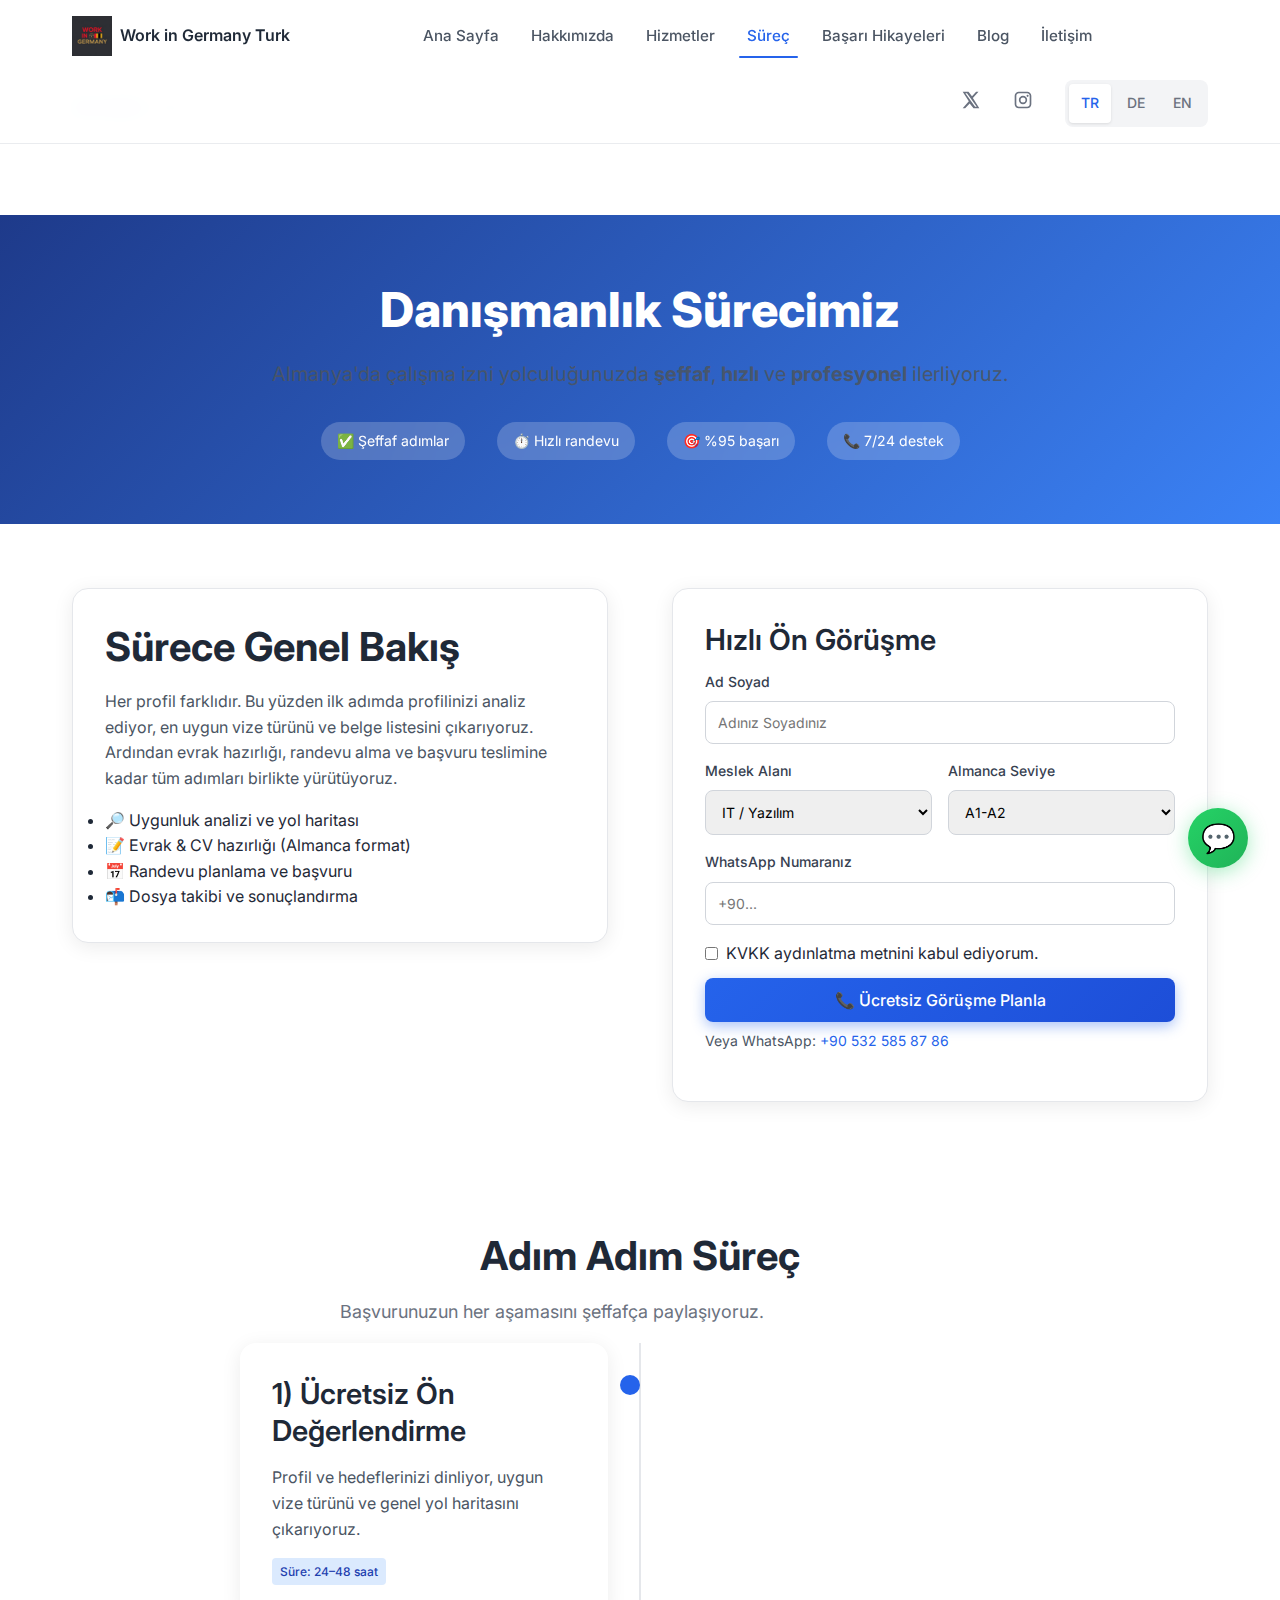
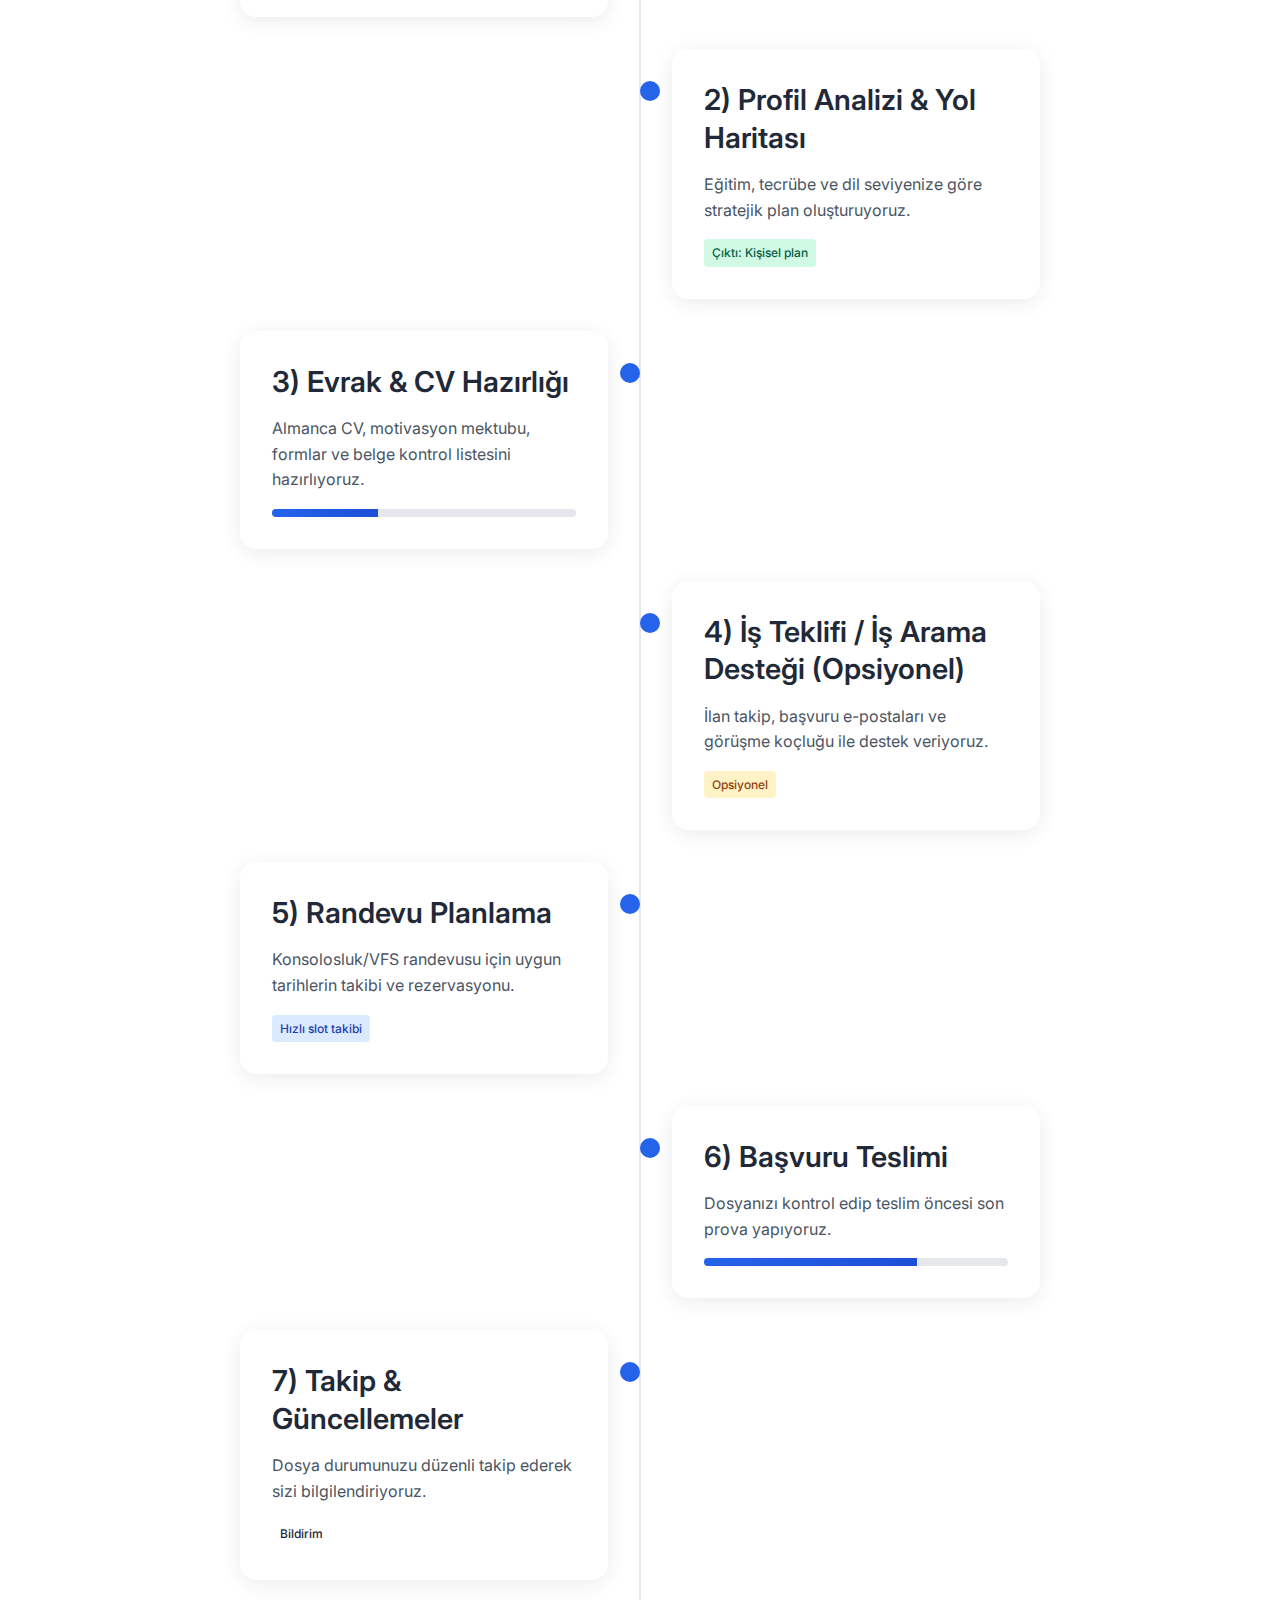
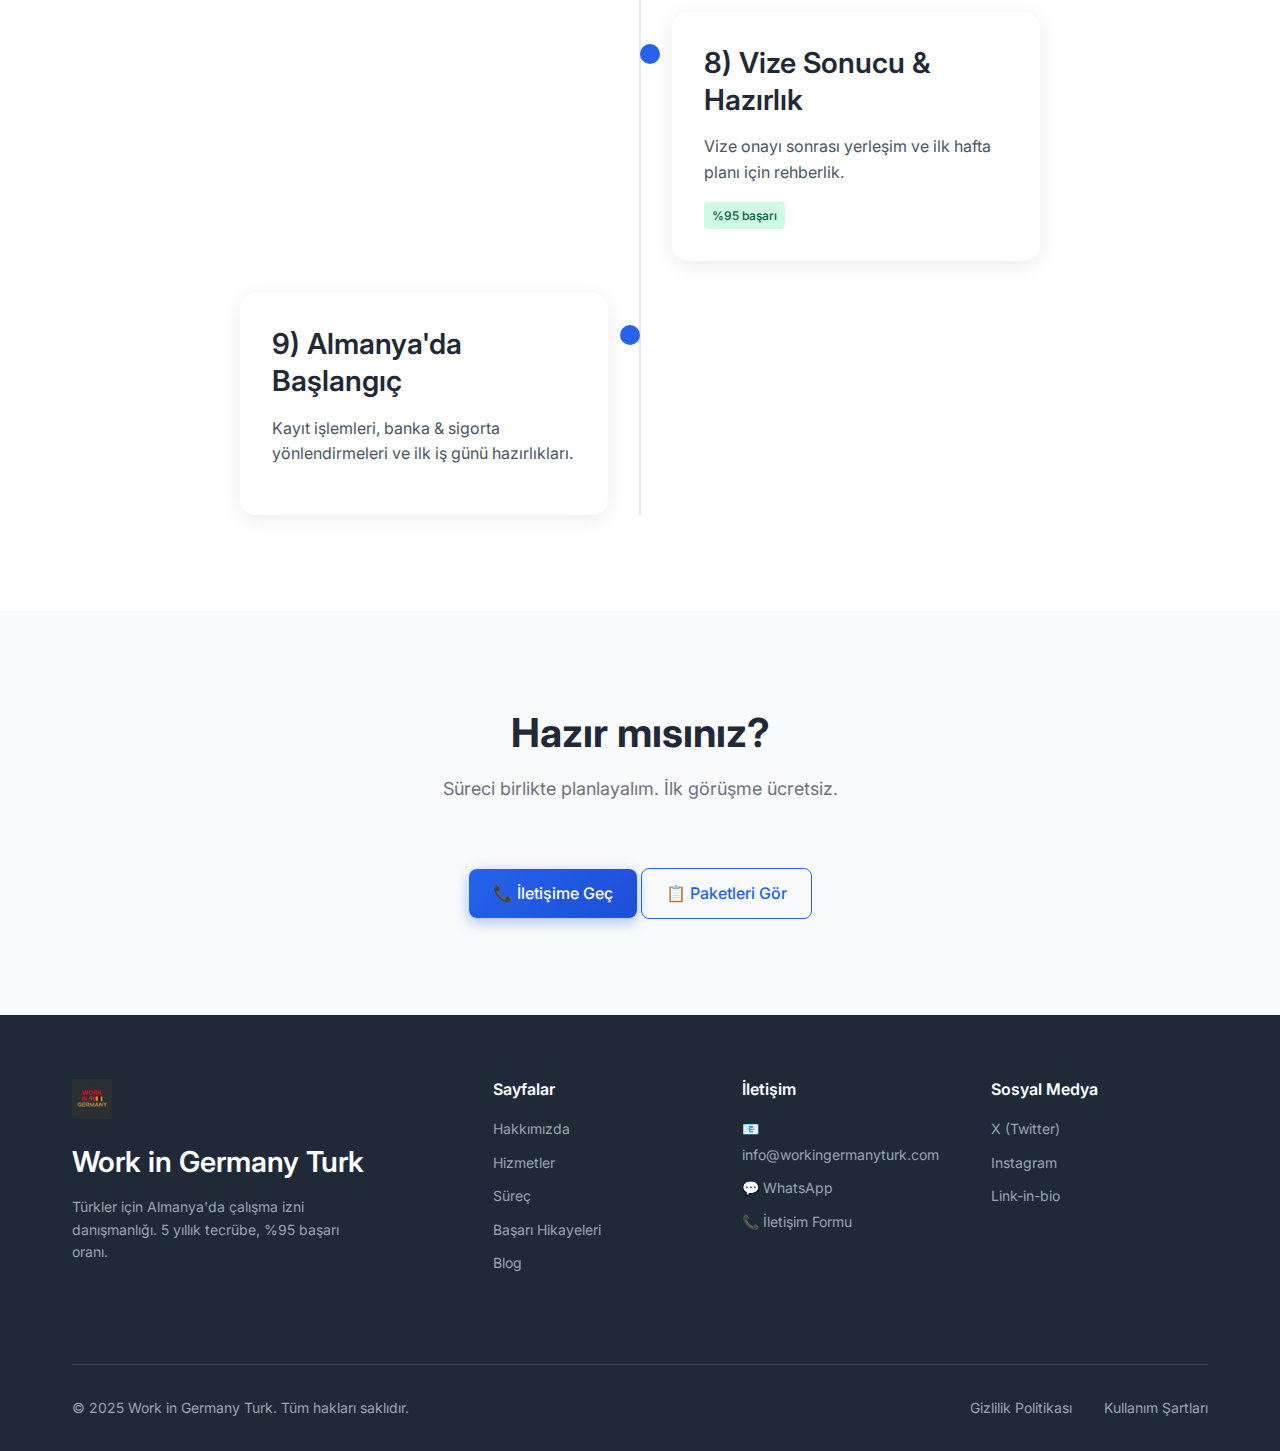
<file: process.html>
<!DOCTYPE html>
<html lang="tr">
<head>
    <!-- Google tag (gtag.js) -->
    <script async src="https://www.googletagmanager.com/gtag/js?id=AW-17552673691"></script>
    <script>
      window.dataLayer = window.dataLayer || [];
      function gtag(){dataLayer.push(arguments);}
      gtag('js', new Date());
      gtag('config', 'AW-17552673691');
    </script>

    <meta charset="UTF-8">
    <meta name="viewport" content="width=device-width, initial-scale=1.0">
    <title>Süreç – Work in Germany Turk</title>
    <meta name="description" content="Almanya çalışma izni danışmanlık sürecimiz: ön değerlendirme, evrak hazırlığı, randevu ve başvuru adımları. Şeffaf, hızlı ve profesyonel.">
    <link rel="canonical" href="https://workingermanyturk.com/process.html">
    <link rel="icon" href="assets/favicon.png">

    <!-- Fonts -->
    <link rel="preconnect" href="https://fonts.googleapis.com">
    <link rel="preconnect" href="https://fonts.gstatic.com" crossorigin>
    <link href="https://fonts.googleapis.com/css2?family=Inter:wght@400;500;600;700;800&display=swap" rel="stylesheet">

    <!-- Stylesheet -->
    <link rel="stylesheet" href="css/style.css">

    <!-- Open Graph -->
    <meta property="og:type" content="website">
    <meta property="og:title" content="Süreç – Work in Germany Turk">
    <meta property="og:description" content="Adım adım Almanya çalışma izni başvuru süreci.">
    <meta property="og:url" content="https://workingermanyturk.com/process.html">
    <meta property="og:image" content="https://workingermanyturk.com/assets/og-image.png">

    <!-- Twitter -->
    <meta name="twitter:card" content="summary_large_image">
    <meta name="twitter:title" content="Süreç – Work in Germany Turk">
    <meta name="twitter:description" content="Adım adım Almanya çalışma izni başvuru süreci.">
    <meta name="twitter:image" content="https://workingermanyturk.com/assets/og-image.png">

    <!-- Structured Data: Breadcrumbs -->
    <script type="application/ld+json">
    {
      "@context": "https://schema.org",
      "@type": "BreadcrumbList",
      "itemListElement": [{
        "@type": "ListItem",
        "position": 1,
        "name": "Ana Sayfa",
        "item": "https://workingermanyturk.com/"
      },{
        "@type": "ListItem",
        "position": 2,
        "name": "Süreç",
        "item": "https://workingermanyturk.com/process.html"
      }]
    }
    </script>
</head>
<body>
    <!-- Header (same as index) -->
    <header class="site-header">
        <div class="container">
            <div class="header-content">
                <a class="brand" href="/">
                    <img src="assets/Logo.png" alt="Work in Germany Turk" class="logo">
                    <span>Work in Germany Turk</span>
                </a>

                <nav class="nav">
                    <a href="/">Ana Sayfa</a>
                    <a href="about.html">Hakkımızda</a>
                    <a href="services.html">Hizmetler</a>
                    <a href="process.html" class="active">Süreç</a>
                    <a href="success-stories.html">Başarı Hikayeleri</a>
                    <a href="blog.html">Blog</a>
                    <a href="contact.html">İletişim</a>
                </nav>

                <div class="header-actions">
                    <div class="social-links">
                        <a href="https://x.com/workingermanytr" target="_blank" rel="noopener" aria-label="X">
                            <svg xmlns="http://www.w3.org/2000/svg" width="20" height="20" viewBox="0 0 24 24" fill="currentColor">
                                <path d="M18.146 2H21l-6.73 7.69L22 22h-6.99l-4.58-5.91L4.99 22H2l7.38-8.43L2 2h7.01l4.18 5.52L18.146 2Zm-1.226 18h1.927L7.154 4h-1.88l11.646 16Z"/>
                            </svg>
                        </a>
                        <a href="https://instagram.com/workingermanytr" target="_blank" rel="noopener" aria-label="Instagram">
                            <svg xmlns="http://www.w3.org/2000/svg" width="20" height="20" viewBox="0 0 24 24" fill="currentColor">
                                <path d="M7 2C4.243 2 2 4.243 2 7v10c0 2.757 2.243 5 5 5h10c2.757 0 5-2.243 5-5V7c0-2.757-2.243-5-5-5H7Zm0 2h10c1.654 0 3 1.346 3 3v10c0 1.654-1.346 3-3 3H7c-1.654 0-3-1.346-3-3V7c0-1.654 1.346-3 3-3Zm10.5 1.75a1.25 1.25 0 1 0 0 2.5 1.25 1.25 0 0 0 0-2.5ZM12 7a5 5 0 1 0 0 10 5 5 0 0 0 0-10Zm0 2a3 3 0 1 1 0 6 3 3 0 0 1 0-6Z"/>
                            </svg>
                        </a>
                    </div>
                    <div class="lang-switch">
                        <a href="#" class="lang-btn active">TR</a>
                        <a href="#" class="lang-btn">DE</a>
                        <a href="#" class="lang-btn">EN</a>
                    </div>
                </div>

                <div class="mobile-menu-toggle">
                    <span></span><span></span><span></span>
                </div>
            </div>
        </div>
    </header>

    <!-- Breadcrumb -->
    <div class="breadcrumb">
        <div class="container">
            <nav aria-label="Breadcrumb">
                <a href="/">Ana Sayfa</a> <span> / </span> <span>Süreç</span>
            </nav>
        </div>
    </div>

    <!-- Page Hero -->
    <section class="page-hero">
        <div class="page-hero-content">
            <h1 class="page-title">Danışmanlık Sürecimiz</h1>
            <p class="page-subtitle">Almanya'da çalışma izni yolculuğunuzda <strong>şeffaf</strong>, <strong>hızlı</strong> ve <strong>profesyonel</strong> ilerliyoruz.</p>
            <div class="hero-features">
                <span class="feature-tag">✅ Şeffaf adımlar</span>
                <span class="feature-tag">⏱️ Hızlı randevu</span>
                <span class="feature-tag">🎯 %95 başarı</span>
                <span class="feature-tag">📞 7/24 destek</span>
            </div>
        </div>
    </section>

    <!-- Overview + Mini Form -->
    <section class="content-section">
        <div class="container two-column">
            <div class="card">
                <h2>Sürece Genel Bakış</h2>
                <p>Her profil farklıdır. Bu yüzden ilk adımda profilinizi analiz ediyor, en uygun vize türünü ve belge listesini çıkarıyoruz. Ardından evrak hazırlığı, randevu alma ve başvuru teslimine kadar tüm adımları birlikte yürütüyoruz.</p>
                <ul class="mt-4">
                    <li>🔎 Uygunluk analizi ve yol haritası</li>
                    <li>📝 Evrak & CV hazırlığı (Almanca format)</li>
                    <li>📅 Randevu planlama ve başvuru</li>
                    <li>📬 Dosya takibi ve sonuçlandırma</li>
                </ul>
            </div>
            <div class="card">
                <h3 class="mb-3">Hızlı Ön Görüşme</h3>
                <form action="contact.html" method="get">
                    <div class="form-group">
                        <label>Ad Soyad</label>
                        <input type="text" name="name" placeholder="Adınız Soyadınız" required>
                    </div>
                    <div class="form-row">
                        <div class="form-group">
                            <label>Meslek Alanı</label>
                            <select name="profession">
                                <option>IT / Yazılım</option>
                                <option>Mühendislik</option>
                                <option>Sağlık</option>
                                <option>Diğer</option>
                            </select>
                        </div>
                        <div class="form-group">
                            <label>Almanca Seviye</label>
                            <select name="german">
                                <option>A1-A2</option>
                                <option>B1-B2</option>
                                <option>C1-C2</option>
                                <option>Bilmiyorum</option>
                            </select>
                        </div>
                    </div>
                    <div class="form-group">
                        <label>WhatsApp Numaranız</label>
                        <input type="tel" name="phone" placeholder="+90..." required>
                    </div>
                    <div class="checkbox-group mb-3">
                        <input type="checkbox" id="kvkk" required>
                        <label for="kvkk">KVKK aydınlatma metnini kabul ediyorum.</label>
                    </div>
                    <button class="btn btn-primary btn-full" type="submit">📞 Ücretsiz Görüşme Planla</button>
                </form>
                <p class="text-sm mt-2">Veya WhatsApp: <a href="https://wa.me/905325858786" target="_blank" rel="noopener">+90 532 585 87 86</a></p>
            </div>
        </div>
    </section>

    <!-- Timeline -->
    <section class="content-section" id="timeline">
        <div class="container">
            <h2 class="section-title text-center">Adım Adım Süreç</h2>
            <p class="section-subtitle">Başvurunuzun her aşamasını şeffafça paylaşıyoruz.</p>

            <div class="timeline mt-4">
                <div class="timeline-item">
                    <h3>1) Ücretsiz Ön Değerlendirme</h3>
                    <p>Profil ve hedeflerinizi dinliyor, uygun vize türünü ve genel yol haritasını çıkarıyoruz.</p>
                    <span class="badge badge-primary">Süre: 24–48 saat</span>
                </div>
                <div class="timeline-item">
                    <h3>2) Profil Analizi & Yol Haritası</h3>
                    <p>Eğitim, tecrübe ve dil seviyenize göre stratejik plan oluşturuyoruz.</p>
                    <span class="badge badge-success">Çıktı: Kişisel plan</span>
                </div>
                <div class="timeline-item">
                    <h3>3) Evrak & CV Hazırlığı</h3>
                    <p>Almanca CV, motivasyon mektubu, formlar ve belge kontrol listesini hazırlıyoruz.</p>
                    <div class="progress mt-2"><div class="progress-bar" style="width: 35%"></div></div>
                </div>
                <div class="timeline-item">
                    <h3>4) İş Teklifi / İş Arama Desteği (Opsiyonel)</h3>
                    <p>İlan takip, başvuru e-postaları ve görüşme koçluğu ile destek veriyoruz.</p>
                    <span class="badge badge-warning">Opsiyonel</span>
                </div>
                <div class="timeline-item">
                    <h3>5) Randevu Planlama</h3>
                    <p>Konsolosluk/VFS randevusu için uygun tarihlerin takibi ve rezervasyonu.</p>
                    <span class="badge badge-primary">Hızlı slot takibi</span>
                </div>
                <div class="timeline-item">
                    <h3>6) Başvuru Teslimi</h3>
                    <p>Dosyanızı kontrol edip teslim öncesi son prova yapıyoruz.</p>
                    <div class="progress mt-2"><div class="progress-bar" style="width: 70%"></div></div>
                </div>
                <div class="timeline-item">
                    <h3>7) Takip & Güncellemeler</h3>
                    <p>Dosya durumunuzu düzenli takip ederek sizi bilgilendiriyoruz.</p>
                    <span class="badge badge-info">Bildirim</span>
                </div>
                <div class="timeline-item">
                    <h3>8) Vize Sonucu & Hazırlık</h3>
                    <p>Vize onayı sonrası yerleşim ve ilk hafta planı için rehberlik.</p>
                    <span class="badge badge-success">%95 başarı</span>
                </div>
                <div class="timeline-item">
                    <h3>9) Almanya'da Başlangıç</h3>
                    <p>Kayıt işlemleri, banka & sigorta yönlendirmeleri ve ilk iş günü hazırlıkları.</p>
                </div>
            </div>
        </div>
    </section>

    <!-- CTA -->
    <section class="services-preview">
        <div class="container">
            <div class="section-header">
                <h2>Hazır mısınız?</h2>
                <p class="section-subtitle">Süreci birlikte planlayalım. İlk görüşme ücretsiz.</p>
            </div>
            <div class="services-cta">
                <a href="contact.html" class="btn btn-primary">📞 İletişime Geç</a>
                <a href="services.html" class="btn btn-outline">📋 Paketleri Gör</a>
            </div>
        </div>
    </section>

    <!-- Footer (same as index) -->
    <footer class="site-footer">
        <div class="container">
            <div class="footer-content">
                <div class="footer-main">
                    <div class="footer-brand">
                        <img src="assets/Logo.png" alt="Work in Germany Turk" class="footer-logo">
                        <h3>Work in Germany Turk</h3>
                        <p>Türkler için Almanya'da çalışma izni danışmanlığı. 5 yıllık tecrübe, %95 başarı oranı.</p>
                    </div>

                    <div class="footer-links">
                        <div class="footer-column">
                            <h4>Sayfalar</h4>
                            <ul>
                                <li><a href="about.html">Hakkımızda</a></li>
                                <li><a href="services.html">Hizmetler</a></li>
                                <li><a href="process.html" aria-current="page">Süreç</a></li>
                                <li><a href="success-stories.html">Başarı Hikayeleri</a></li>
                                <li><a href="blog.html">Blog</a></li>
                            </ul>
                        </div>
                        <div class="footer-column">
                            <h4>İletişim</h4>
                            <ul>
                                <li><a href="mailto:info@workingermanyturk.com">📧 info@workingermanyturk.com</a></li>
                                <li><a href="https://wa.me/905325858786" target="_blank" rel="noopener">💬 WhatsApp</a></li>
                                <li><a href="contact.html">📞 İletişim Formu</a></li>
                            </ul>
                        </div>
                        <div class="footer-column">
                            <h4>Sosyal Medya</h4>
                            <ul>
                                <li><a href="https://x.com/workingermanytr" target="_blank" rel="noopener">X (Twitter)</a></li>
                                <li><a href="https://instagram.com/workingermanytr" target="_blank" rel="noopener">Instagram</a></li>
                                <li><a href="links.html">Link-in-bio</a></li>
                            </ul>
                        </div>
                    </div>
                </div>

                <div class="footer-bottom">
                    <p>&copy; 2025 Work in Germany Turk. Tüm hakları saklıdır.</p>
                    <div class="footer-links-inline">
                        <a href="privacy.html">Gizlilik Politikası</a>
                        <a href="terms.html">Kullanım Şartları</a>
                    </div>
                </div>
            </div>
        </div>
    </footer>

    <!-- WhatsApp FAB -->
    <a class="whatsapp-fab" href="https://wa.me/905325858786?text=Merhaba! Almanya çalışma izni hakkında bilgi almak istiyorum." target="_blank" rel="noopener" aria-label="WhatsApp ile yazın">💬</a>

    <!-- Scripts -->
    <script src="js/main.js"></script>
</body>
</html>
</file>
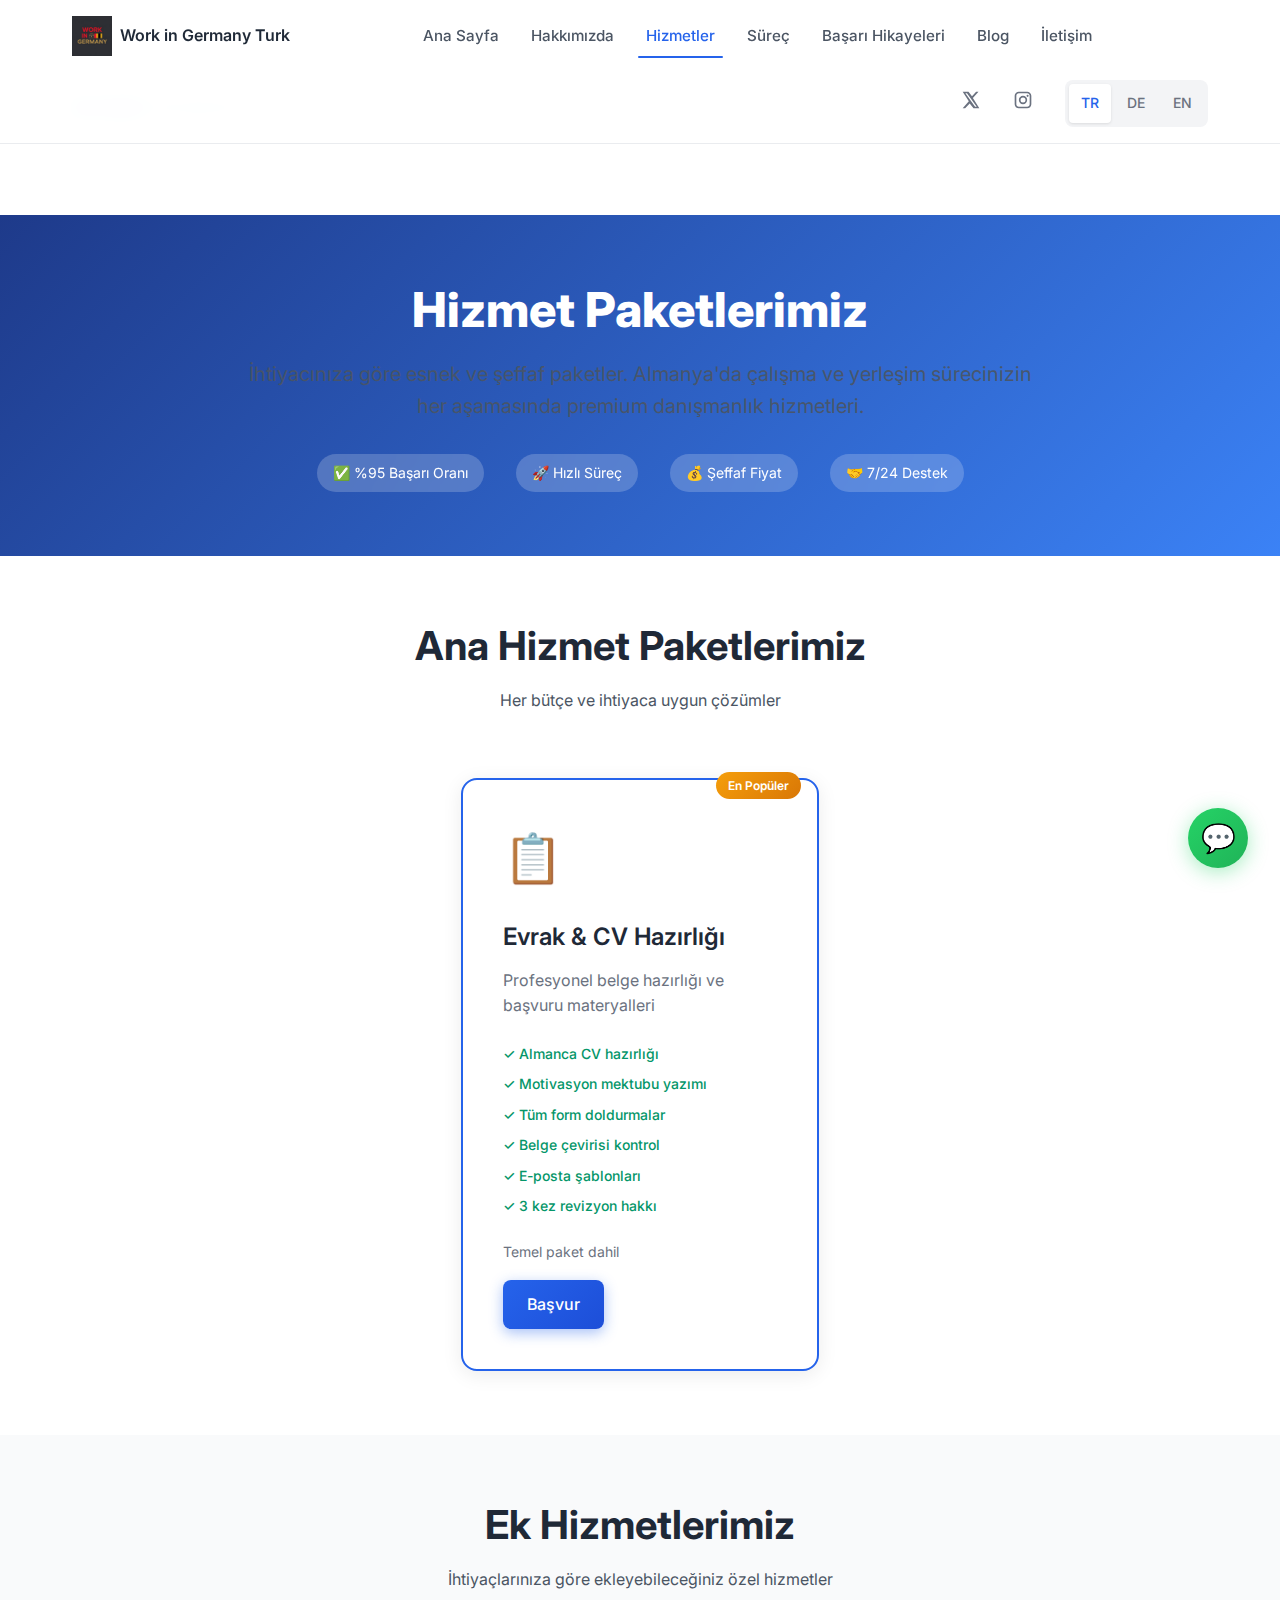
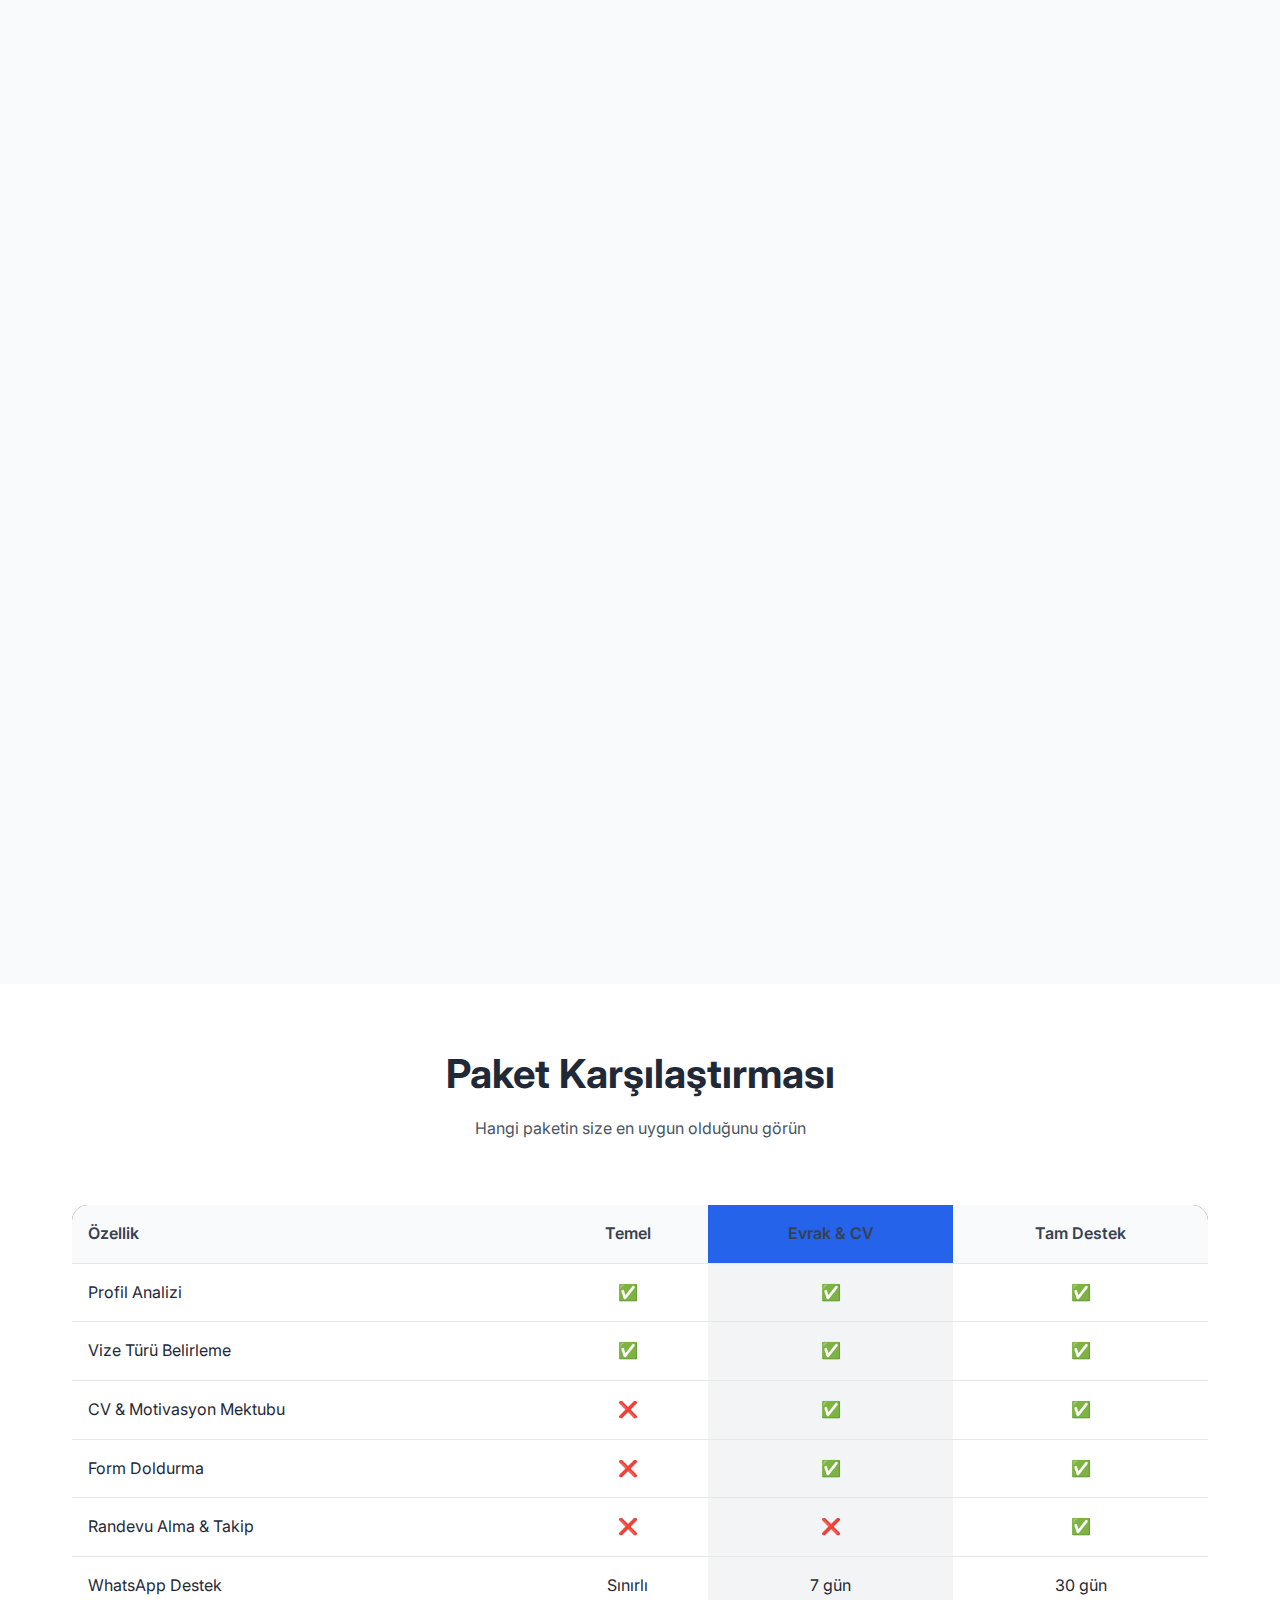
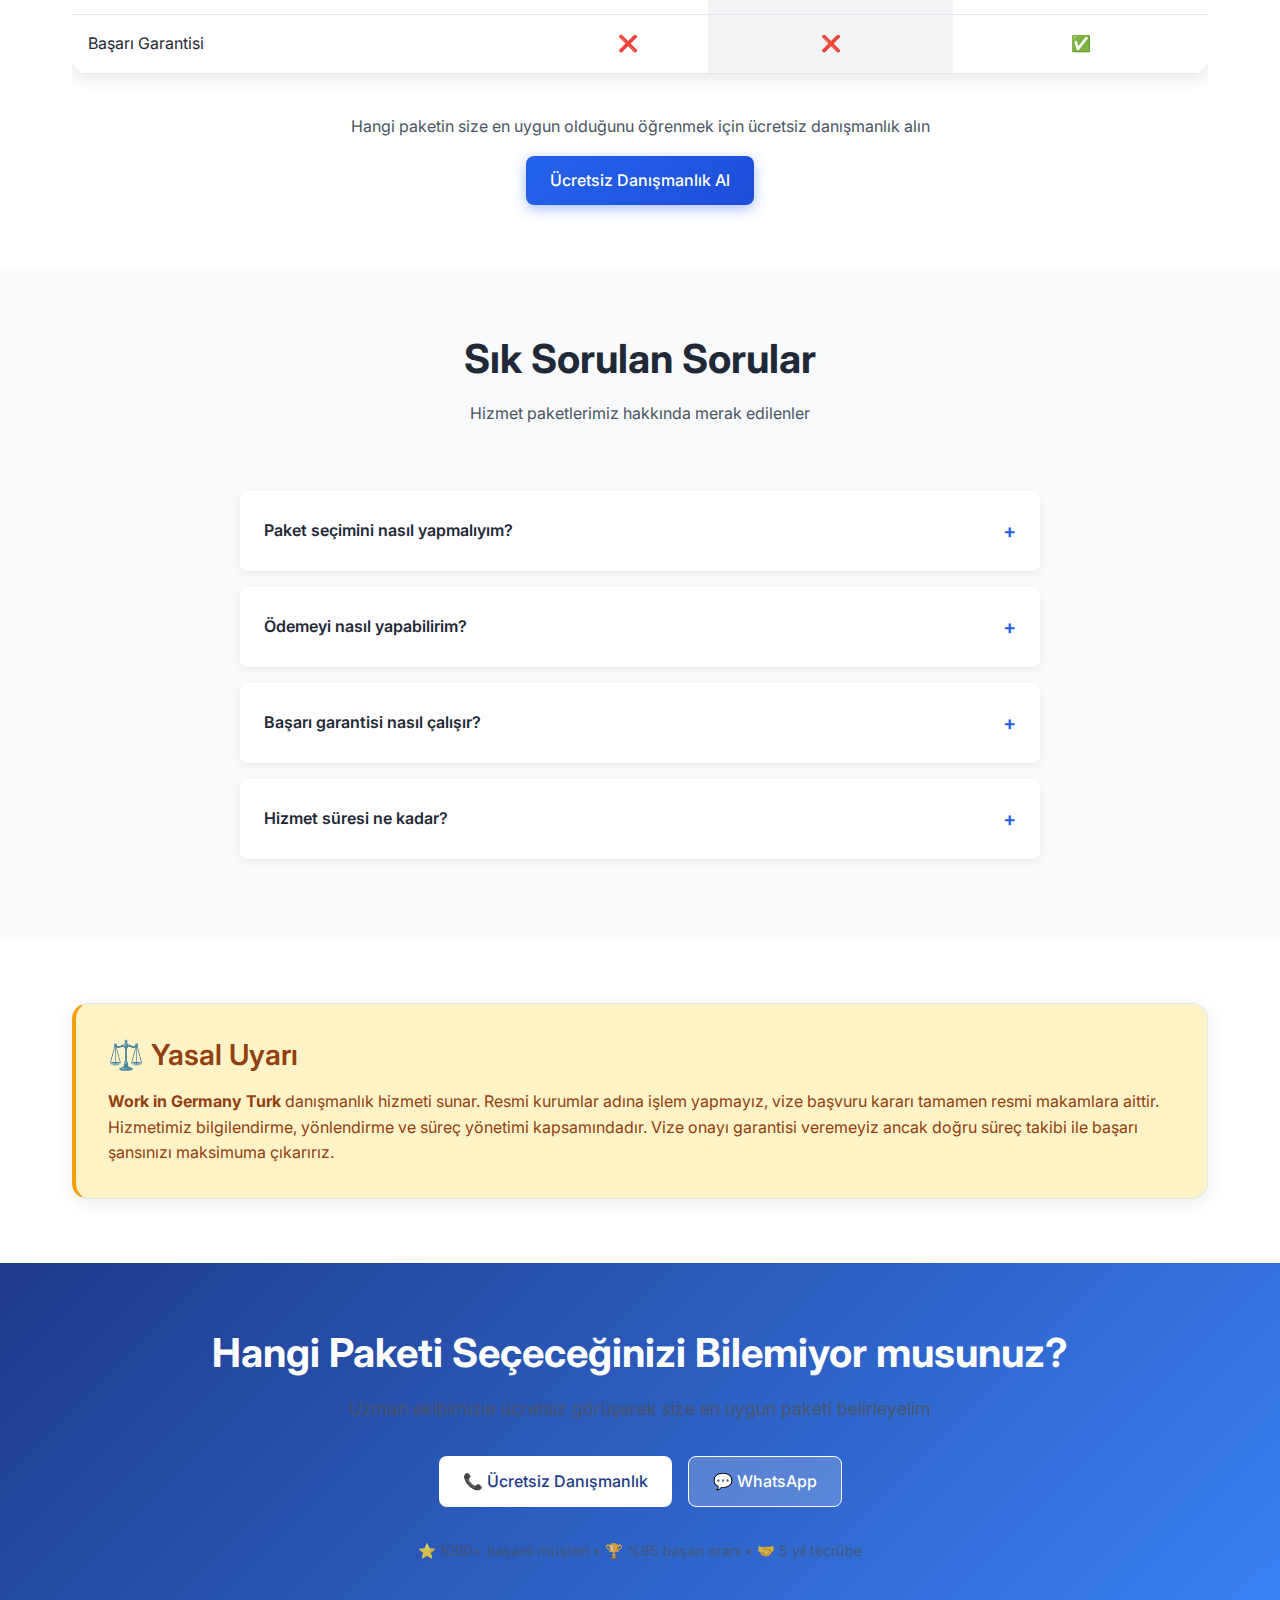
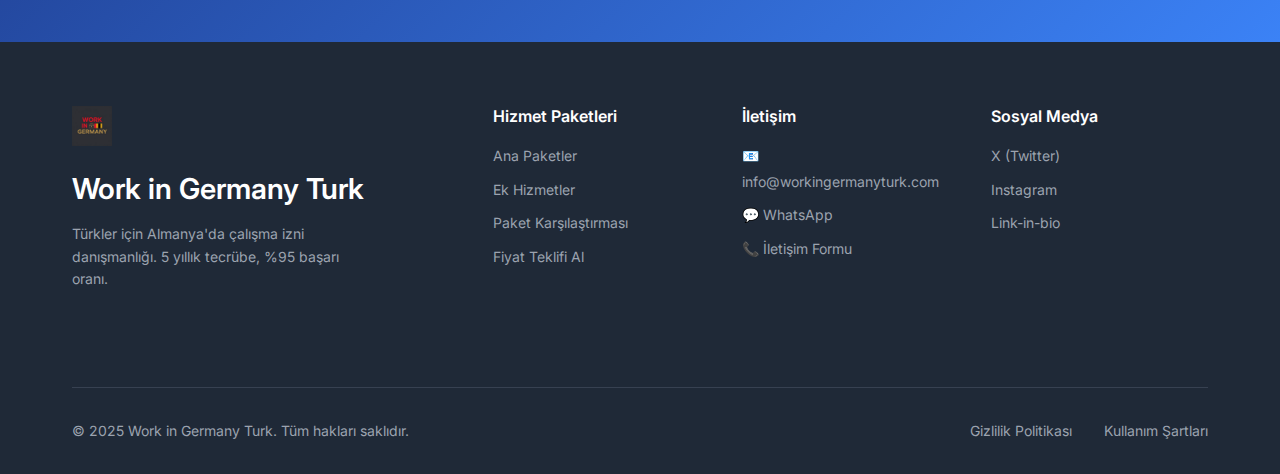
<file: services.html>
<!DOCTYPE html>
<html lang="tr">
<head>
    <!-- Google tag (gtag.js) -->
    <script async src="https://www.googletagmanager.com/gtag/js?id=AW-17552673691"></script>
    <script>
      window.dataLayer = window.dataLayer || [];
      function gtag(){dataLayer.push(arguments);}
      gtag('js', new Date());
      gtag('config', 'AW-17552673691');
    </script>
    
    <meta charset="UTF-8">
    <meta name="viewport" content="width=device-width, initial-scale=1.0">
    <title>Hizmetlerimiz - Work in Germany Turk | Almanya Çalışma Vizesi Hizmetleri</title>
    <meta name="description" content="Almanya çalışma vizesi, iş arama, diploma tanıma, yerleşim desteği ve kurumsal hizmetler. Kapsamlı danışmanlık paketlerimizi keşfedin.">
    <meta name="keywords" content="almanya vize hizmetleri, çalışma vizesi danışmanlığı, iş arama desteği, diploma tanıma, hizmet paketleri">
    <link rel="canonical" href="https://workingermanyturk.com/services.html">
    <link rel="icon" href="assets/favicon.png">
    
    <!-- Fonts -->
    <link rel="preconnect" href="https://fonts.googleapis.com">
    <link rel="preconnect" href="https://fonts.gstatic.com" crossorigin>
    <link href="https://fonts.googleapis.com/css2?family=Inter:wght@400;500;600;700;800&display=swap" rel="stylesheet">
    
    <!-- Stylesheet -->
    <link rel="stylesheet" href="css/style.css">
    
    <!-- Open Graph Meta Tags -->
    <meta property="og:type" content="website">
    <meta property="og:title" content="Hizmetlerimiz - Work in Germany Turk">
    <meta property="og:description" content="Almanya çalışma vizesi ve yerleşim süreçlerinde kapsamlı hizmet paketleri.">
    <meta property="og:url" content="https://workingermanyturk.com/services.html">
    <meta property="og:image" content="https://workingermanyturk.com/assets/og-image.png">
    
    <!-- Twitter Meta Tags -->
    <meta name="twitter:card" content="summary_large_image">
    <meta name="twitter:title" content="Hizmetlerimiz - Work in Germany Turk">
    <meta name="twitter:description" content="Almanya çalışma vizesi hizmet paketleri.">
    <meta name="twitter:image" content="https://workingermanyturk.com/assets/og-image.png">
    
    <!-- Structured Data -->
    <script type="application/ld+json">
    {
      "@context": "https://schema.org",
      "@type": "Service",
      "name": "Almanya Çalışma Vizesi Danışmanlığı",
      "provider": {
        "@type": "Organization",
        "name": "Work in Germany Turk",
        "url": "https://workingermanyturk.com"
      },
      "serviceType": "Immigration Consulting",
      "areaServed": "Turkey",
      "description": "Almanya çalışma vizesi ve yerleşim süreçlerinde profesyonel danışmanlık hizmetleri"
    }
    </script>
</head>

<body>
    <!-- Header -->
    <header class="site-header">
        <div class="container">
            <div class="header-content">
                <a class="brand" href="/">
                    <img src="assets/Logo.png" alt="Work in Germany Turk" class="logo">
                    <span>Work in Germany Turk</span>
                </a>
                
                <nav class="nav">
                    <a href="/">Ana Sayfa</a>
                    <a href="about.html">Hakkımızda</a>
                    <a href="services.html" class="active">Hizmetler</a>
                    <a href="process.html">Süreç</a>
                    <a href="success-stories.html">Başarı Hikayeleri</a>
                    <a href="blog.html">Blog</a>
                    <a href="contact.html">İletişim</a>
                </nav>

                <div class="header-actions">
                    <div class="social-links">
                        <a href="https://x.com/workingermanytr" target="_blank" rel="noopener" aria-label="X">
                            <svg xmlns="http://www.w3.org/2000/svg" width="20" height="20" viewBox="0 0 24 24" fill="currentColor">
                                <path d="M18.146 2H21l-6.73 7.69L22 22h-6.99l-4.58-5.91L4.99 22H2l7.38-8.43L2 2h7.01l4.18 5.52L18.146 2Zm-1.226 18h1.927L7.154 4h-1.88l11.646 16Z"/>
                            </svg>
                        </a>
                        <a href="https://instagram.com/workingermanytr" target="_blank" rel="noopener" aria-label="Instagram">
                            <svg xmlns="http://www.w3.org/2000/svg" width="20" height="20" viewBox="0 0 24 24" fill="currentColor">
                                <path d="M7 2C4.243 2 2 4.243 2 7v10c0 2.757 2.243 5 5 5h10c2.757 0 5-2.243 5-5V7c0-2.757-2.243-5-5-5H7Zm0 2h10c1.654 0 3 1.346 3 3v10c0 1.654-1.346 3-3 3H7c-1.654 0-3-1.346-3-3V7c0-1.654 1.346-3 3-3Zm10.5 1.75a1.25 1.25 0 1 0 0 2.5 1.25 1.25 0 0 0 0-2.5ZM12 7a5 5 0 1 0 0 10 5 5 0 0 0 0-10Zm0 2a3 3 0 1 1 0 6 3 3 0 0 1 0-6Z"/>
                            </svg>
                        </a>
                    </div>
                    <div class="lang-switch">
                        <a href="#" class="lang-btn active">TR</a>
                        <a href="#" class="lang-btn">DE</a>
                        <a href="#" class="lang-btn">EN</a>
                    </div>
                </div>

                <div class="mobile-menu-toggle">
                    <span></span>
                    <span></span>
                    <span></span>
                </div>
            </div>
        </div>
    </header>

    <!-- Breadcrumb -->
    <div class="breadcrumb">
        <div class="container">
            <nav>
                <a href="/">Ana Sayfa</a> / <span>Hizmetlerimiz</span>
            </nav>
        </div>
    </div>

    <!-- Page Hero -->
    <section class="page-hero">
        <div class="container">
            <div class="page-hero-content">
                <h1 class="page-title">Hizmet Paketlerimiz</h1>
                <p class="page-subtitle">İhtiyacınıza göre esnek ve şeffaf paketler. Almanya'da çalışma ve yerleşim sürecinizin her aşamasında premium danışmanlık hizmetleri.</p>
                <div class="hero-features">
                    <span class="feature-tag">✅ %95 Başarı Oranı</span>
                    <span class="feature-tag">🚀 Hızlı Süreç</span>
                    <span class="feature-tag">💰 Şeffaf Fiyat</span>
                    <span class="feature-tag">🤝 7/24 Destek</span>
                </div>
            </div>
        </div>
    </section>

    <!-- Main Services -->
    <section class="content-section">
        <div class="container">
            <div class="section-header">
                <h2>Ana Hizmet Paketlerimiz</h2>
                <p>Her bütçe ve ihtiyaca uygun çözümler</p>
            </div>

            <div class="services-grid">
                <!-- Basic Package -->
                <div class="service-card fade-in">
                    <div class="service-icon">🎯</div>
                    <h3>Temel Yol Haritası</h3>
                    <p>Profil analizi ve vize sürecinizin temellerini oluşturun</p>
                    
                    <div class="service-features">
                        <span>✓ Detaylı profil analizi</span>
                        <span>✓ Uygun vize türü belirleme</span>
                        <span>✓ Belge kontrol listesi</span>
                        <span>✓ Zaman planı oluşturma</span>
                        <span>✓ 1 saatlik danışmanlık</span>
                    </div>
                    
                    <div class="price"></div>
                    <div class="text-sm mb-4" style="color: #6b7280;">Tek seferlik ödeme</div>
                    
                    <a href="contact.html" class="btn btn-outline">Paket Detayları</a>
                </div>

                <!-- Popular Package -->
                <div class="service-card featured fade-in">
                    <div class="service-badge">En Popüler</div>
                    <div class="service-icon">📋</div>
                    <h3>Evrak & CV Hazırlığı</h3>
                    <p>Profesyonel belge hazırlığı ve başvuru materyalleri</p>
                    
                    <div class="service-features">
                        <span>✓ Almanca CV hazırlığı</span>
                        <span>✓ Motivasyon mektubu yazımı</span>
                        <span>✓ Tüm form doldurmalar</span>
                        <span>✓ Belge çevirisi kontrol</span>
                        <span>✓ E-posta şablonları</span>
                        <span>✓ 3 kez revizyon hakkı</span>
                    </div>
                    
                    <div class="price"></div>
                    <div class="text-sm mb-4" style="color: #6b7280;">Temel paket dahil</div>
                    
                    <a href="contact.html" class="btn btn-primary">Başvur</a>
                </div>

                <!-- Premium Package -->
                <div class="service-card fade-in">
                    <div class="service-icon">🚀</div>
                    <h3>Tam Başvuru Desteği</h3>
                    <p>Uçtan uca başvuru süreci ve sürekli takip</p>
                    
                    <div class="service-features">
                        <span>✓ Uçtan uca süreç yönetimi</span>
                        <span>✓ Randevu alma ve takip</span>
                        <span>✓ Belge kontrolü ve son kontrol</span>
                        <span>✓ Mülakat hazırlığı</span>
                        <span>✓ WhatsApp destek</span>
                        <span>✓ Başarı garantisi</span>
                    </div>
                    
                    <div class="price"></div>
                    <div class="text-sm mb-4" style="color: #6b7280;">Tüm paketler dahil</div>
                    
                    <a href="contact.html" class="btn btn-outline">Detaylı Bilgi</a>
                </div>
            </div>
        </div>
    </section>

    <!-- Additional Services -->
    <section class="content-section" style="background: #f9fafb;">
        <div class="container">
            <div class="section-header">
                <h2>Ek Hizmetlerimiz</h2>
                <p>İhtiyaçlarınıza göre ekleyebileceğiniz özel hizmetler</p>
            </div>

            <div class="grid-2">
                <!-- Job Search Support -->
                <div class="card fade-in">
                    <div class="text-4xl mb-4">🔍</div>
                    <h3>İş Arama Desteği</h3>
                    <p class="mb-4">Almanya iş piyasasında yerinizi bulmanız için kapsamlı destek</p>
                    
                    <ul style="list-style: none; padding: 0;">
                        <li class="mb-2">✓ İş ilanı araştırması</li>
                        <li class="mb-2">✓ LinkedIn profil optimizasyonu</li>
                        <li class="mb-2">✓ Mülakat hazırlığı</li>
                        <li class="mb-2">✓ Maaş müzakeresi desteği</li>
                    </ul>
                    
                    <div class="mt-4">
                        <strong class="text-2xl" style="color: #2563eb;"></strong>
                        <span class="text-sm" style="color: #6b7280;">/paket</span>
                    </div>
                </div>

                <!-- Diploma Recognition -->
                <div class="card fade-in">
                    <div class="text-4xl mb-4">🎓</div>
                    <h3>Diploma Tanıma Hizmetleri</h3>
                    <p class="mb-4">Türk diplomalarınızın Almanya'da tanınması süreçleri</p>
                    
                    <ul style="list-style: none; padding: 0;">
                        <li class="mb-2">✓ Diploma değerlendirmesi</li>
                        <li class="mb-2">✓ Tanıma kuruluşları ile iletişim</li>
                        <li class="mb-2">✓ Belge çevirisi koordinasyonu</li>
                        <li class="mb-2">✓ Eksik eğitim planlaması</li>
                    </ul>
                    
                    <div class="mt-4">
                        <strong class="text-2xl" style="color: #2563eb;"></strong>
                        <span class="text-sm" style="color: #6b7280;">/paket</span>
                    </div>
                </div>

                <!-- Fast Track -->
                <div class="card fade-in">
                    <div class="text-4xl mb-4">⚡</div>
                    <h3>Fast-Track Hizmeti</h3>
                    <p class="mb-4">Acil durumlarda hızlandırılmış vize işlemleri</p>
                    
                    <ul style="list-style: none; padding: 0;">
                        <li class="mb-2">✓ Öncelikli işlem garantisi</li>
                        <li class="mb-2">✓ Express belge hazırlığı</li>
                        <li class="mb-2">✓ 24/7 WhatsApp destek</li>
                        <li class="mb-2">✓ Kişisel vize uzmanı</li>
                    </ul>
                    
                    <div class="mt-4">
                        <strong class="text-2xl" style="color: #2563eb;"></strong>
                        <span class="text-sm" style="color: #6b7280;">/herhangi pakete</span>
                    </div>
                </div>

                <!-- Settlement Support -->
                <div class="card fade-in">
                    <div class="text-4xl mb-4">🏠</div>
                    <h3>Yerleşim & İntegrasyon</h3>
                    <p class="mb-4">Almanya'ya vardıktan sonraki süreçte destek</p>
                    
                    <ul style="list-style: none; padding: 0;">
                        <li class="mb-2">✓ Ev arama yardımı</li>
                        <li class="mb-2">✓ Banka hesabı açma</li>
                        <li class="mb-2">✓ Sigorta işlemleri</li>
                        <li class="mb-2">✓ Kayıt ve bürokrasi</li>
                    </ul>
                    
                    <div class="mt-4">
                        <strong class="text-2xl" style="color: #2563eb;"></strong>
                        <span class="text-sm" style="color: #6b7280;">/aylık</span>
                    </div>
                </div>
            </div>
        </div>
    </section>

    <!-- Package Comparison -->
    <section class="content-section">
        <div class="container">
            <div class="section-header">
                <h2>Paket Karşılaştırması</h2>
                <p>Hangi paketin size en uygun olduğunu görün</p>
            </div>

            <div class="table-responsive">
                <table style="width: 100%; border-collapse: collapse; background: white; border-radius: 1rem; overflow: hidden; box-shadow: 0 4px 20px rgba(0,0,0,0.1);">
                    <thead>
                        <tr style="background: #1e3a8a; color: white;">
                            <th style="padding: 1rem; text-align: left;">Özellik</th>
                            <th style="padding: 1rem; text-align: center;">Temel<br><small></small></th>
                            <th style="padding: 1rem; text-align: center; background: #2563eb;">Evrak & CV<br><small></small></th>
                            <th style="padding: 1rem; text-align: center;">Tam Destek<br><small></small></th>
                        </tr>
                    </thead>
                    <tbody>
                        <tr>
                            <td style="padding: 1rem; border-bottom: 1px solid #e5e7eb;">Profil Analizi</td>
                            <td style="padding: 1rem; border-bottom: 1px solid #e5e7eb; text-align: center;">✅</td>
                            <td style="padding: 1rem; border-bottom: 1px solid #e5e7eb; text-align: center; background: #f3f4f6;">✅</td>
                            <td style="padding: 1rem; border-bottom: 1px solid #e5e7eb; text-align: center;">✅</td>
                        </tr>
                        <tr>
                            <td style="padding: 1rem; border-bottom: 1px solid #e5e7eb;">Vize Türü Belirleme</td>
                            <td style="padding: 1rem; border-bottom: 1px solid #e5e7eb; text-align: center;">✅</td>
                            <td style="padding: 1rem; border-bottom: 1px solid #e5e7eb; text-align: center; background: #f3f4f6;">✅</td>
                            <td style="padding: 1rem; border-bottom: 1px solid #e5e7eb; text-align: center;">✅</td>
                        </tr>
                        <tr>
                            <td style="padding: 1rem; border-bottom: 1px solid #e5e7eb;">CV & Motivasyon Mektubu</td>
                            <td style="padding: 1rem; border-bottom: 1px solid #e5e7eb; text-align: center;">❌</td>
                            <td style="padding: 1rem; border-bottom: 1px solid #e5e7eb; text-align: center; background: #f3f4f6;">✅</td>
                            <td style="padding: 1rem; border-bottom: 1px solid #e5e7eb; text-align: center;">✅</td>
                        </tr>
                        <tr>
                            <td style="padding: 1rem; border-bottom: 1px solid #e5e7eb;">Form Doldurma</td>
                            <td style="padding: 1rem; border-bottom: 1px solid #e5e7eb; text-align: center;">❌</td>
                            <td style="padding: 1rem; border-bottom: 1px solid #e5e7eb; text-align: center; background: #f3f4f6;">✅</td>
                            <td style="padding: 1rem; border-bottom: 1px solid #e5e7eb; text-align: center;">✅</td>
                        </tr>
                        <tr>
                            <td style="padding: 1rem; border-bottom: 1px solid #e5e7eb;">Randevu Alma & Takip</td>
                            <td style="padding: 1rem; border-bottom: 1px solid #e5e7eb; text-align: center;">❌</td>
                            <td style="padding: 1rem; border-bottom: 1px solid #e5e7eb; text-align: center; background: #f3f4f6;">❌</td>
                            <td style="padding: 1rem; border-bottom: 1px solid #e5e7eb; text-align: center;">✅</td>
                        </tr>
                        <tr>
                            <td style="padding: 1rem; border-bottom: 1px solid #e5e7eb;">WhatsApp Destek</td>
                            <td style="padding: 1rem; border-bottom: 1px solid #e5e7eb; text-align: center;">Sınırlı</td>
                            <td style="padding: 1rem; border-bottom: 1px solid #e5e7eb; text-align: center; background: #f3f4f6;">7 gün</td>
                            <td style="padding: 1rem; border-bottom: 1px solid #e5e7eb; text-align: center;">30 gün</td>
                        </tr>
                        <tr>
                            <td style="padding: 1rem;">Başarı Garantisi</td>
                            <td style="padding: 1rem; text-align: center;">❌</td>
                            <td style="padding: 1rem; text-align: center; background: #f3f4f6;">❌</td>
                            <td style="padding: 1rem; text-align: center;">✅</td>
                        </tr>
                    </tbody>
                </table>
            </div>

            <div class="text-center mt-6">
                <p class="mb-4">Hangi paketin size en uygun olduğunu öğrenmek için ücretsiz danışmanlık alın</p>
                <a href="contact.html" class="btn btn-primary">Ücretsiz Danışmanlık Al</a>
            </div>
        </div>
    </section>

    <!-- FAQ Section -->
    <section class="content-section" style="background: #f9fafb;">
        <div class="container">
            <div class="section-header">
                <h2>Sık Sorulan Sorular</h2>
                <p>Hizmet paketlerimiz hakkında merak edilenler</p>
            </div>

            <div class="faq-container">
                <details class="faq-item">
                    <summary>Paket seçimini nasıl yapmalıyım?</summary>
                    <div class="faq-content">
                        <p>Profilinize ve bütçenize göre en uygun paketi seçmeniz için ücretsiz danışmanlık toplantısı düzenliyoruz. Bu görüşmede durumunuzu değerlendirip size özel öneri sunuyoruz.</p>
                    </div>
                </details>

                <details class="faq-item">
                    <summary>Ödemeyi nasıl yapabilirim?</summary>
                    <div class="faq-content">
                        <p>Kredi kartı, banka havalesi veya PayPal ile ödeme yapabilirsiniz. Tam Destek paketi için %50 peşin, %50 vize alındıktan sonra ödeme seçeneği de sunuyoruz.</p>
                    </div>
                </details>

                <details class="faq-item">
                    <summary>Başarı garantisi nasıl çalışır?</summary>
                    <div class="faq-content">
                        <p>Tam Destek paketinde, belirtilen şartları sağladığınız halde vize başvurunuz reddedilirse, yeniden başvuru ücretsiz yapılır veya ücret iade edilir.</p>
                    </div>
                </details>

                <details class="faq-item">
                    <summary>Hizmet süresi ne kadar?</summary>
                    <div class="faq-content">
                        <p>Paket türüne göre 2-8 hafta arasında değişir. Fast-Track hizmeti ile bu süre yarıya indirilebilir. Detaylı zaman çizelgesi paket seçiminden sonra paylaşılır.</p>
                    </div>
                </details>
            </div>
        </div>
    </section>

    <!-- Legal Disclaimer -->
    <section class="content-section">
        <div class="container">
            <div class="card" style="background: #fef3c7; border-left: 4px solid #f59e0b;">
                <h3 style="color: #92400e;">⚖️ Yasal Uyarı</h3>
                <p style="color: #92400e; margin: 0;">
                    <strong>Work in Germany Turk</strong> danışmanlık hizmeti sunar. Resmi kurumlar adına işlem yapmayız, vize başvuru kararı tamamen resmi makamlara aittir. Hizmetimiz bilgilendirme, yönlendirme ve süreç yönetimi kapsamındadır. Vize onayı garantisi veremeyiz ancak doğru süreç takibi ile başarı şansınızı maksimuma çıkarırız.
                </p>
            </div>
        </div>
    </section>

    <!-- CTA Section -->
    <section class="content-section" style="background: linear-gradient(135deg, #1e3a8a 0%, #3b82f6 100%); color: white;">
        <div class="container text-center">
            <h2 style="color: white; margin-bottom: 1rem;">Hangi Paketi Seçeceğinizi Bilemiyor musunuz?</h2>
            <p style="margin-bottom: 2rem; opacity: 0.9; font-size: 1.125rem;">Uzman ekibimizle ücretsiz görüşerek size en uygun paketi belirleyelim</p>
            
            <div class="flex justify-center gap-4" style="display: flex; justify-content: center; gap: 1rem; flex-wrap: wrap;">
                <a href="contact.html" class="btn" style="background: white; color: #1e3a8a;">📞 Ücretsiz Danışmanlık</a>
                <a href="https://wa.me/905325858786?text=Merhaba! Hizmet paketleriniz hakkında bilgi almak istiyorum." target="_blank" class="btn" style="background: rgba(255,255,255,0.2); color: white; border: 1px solid white;">💬 WhatsApp</a>
            </div>
            
            <p style="font-size: 0.9rem; opacity: 0.8; margin-top: 2rem;">
                ⭐ 1000+ başarılı müşteri • 🏆 %95 başarı oranı • 🤝 5 yıl tecrübe
            </p>
        </div>
    </section>

    <!-- Footer -->
    <footer class="site-footer">
        <div class="container">
            <div class="footer-content">
                <div class="footer-main">
                    <div class="footer-brand">
                        <img src="assets/Logo.png" alt="Work in Germany Turk" class="footer-logo">
                        <h3>Work in Germany Turk</h3>
                        <p>Türkler için Almanya'da çalışma izni danışmanlığı. 5 yıllık tecrübe, %95 başarı oranı.</p>
                    </div>

                    <div class="footer-links">
                        <div class="footer-column">
                            <h4>Hizmet Paketleri</h4>
                            <ul>
                                <li><a href="#main-services">Ana Paketler</a></li>
                                <li><a href="#additional-services">Ek Hizmetler</a></li>
                                <li><a href="#package-comparison">Paket Karşılaştırması</a></li>
                                <li><a href="contact.html">Fiyat Teklifi Al</a></li>
                            </ul>
                        </div>

                        <div class="footer-column">
                            <h4>İletişim</h4>
                            <ul>
                                <li><a href="mailto:info@workingermanyturk.com">📧 info@workingermanyturk.com</a></li>
                                <li><a href="https://wa.me/905325858786" target="_blank" rel="noopener">💬 WhatsApp</a></li>
                                <li><a href="contact.html">📞 İletişim Formu</a></li>
                            </ul>
                        </div>

                        <div class="footer-column">
                            <h4>Sosyal Medya</h4>
                            <ul>
                                <li><a href="https://x.com/workingermanytr" target="_blank" rel="noopener">X (Twitter)</a></li>
                                <li><a href="https://instagram.com/workingermanytr" target="_blank" rel="noopener">Instagram</a></li>
                                <li><a href="links.html">Link-in-bio</a></li>
                            </ul>
                        </div>
                    </div>
                </div>

                <div class="footer-bottom">
                    <p>&copy; 2025 Work in Germany Turk. Tüm hakları saklıdır.</p>
                    <div class="footer-links-inline">
                        <a href="privacy.html">Gizlilik Politikası</a>
                        <a href="terms.html">Kullanım Şartları</a>
                    </div>
                </div>
            </div>
        </div>
    </footer>

    <!-- WhatsApp FAB -->
    <a class="whatsapp-fab" href="https://wa.me/905325858786?text=Merhaba! Hizmet paketleriniz hakkında bilgi almak istiyorum." target="_blank" rel="noopener" aria-label="WhatsApp ile yazın">
        💬
    </a>

    <!-- Scripts -->
    <script src="js/main.js"></script>
</body>
</html>
</file>
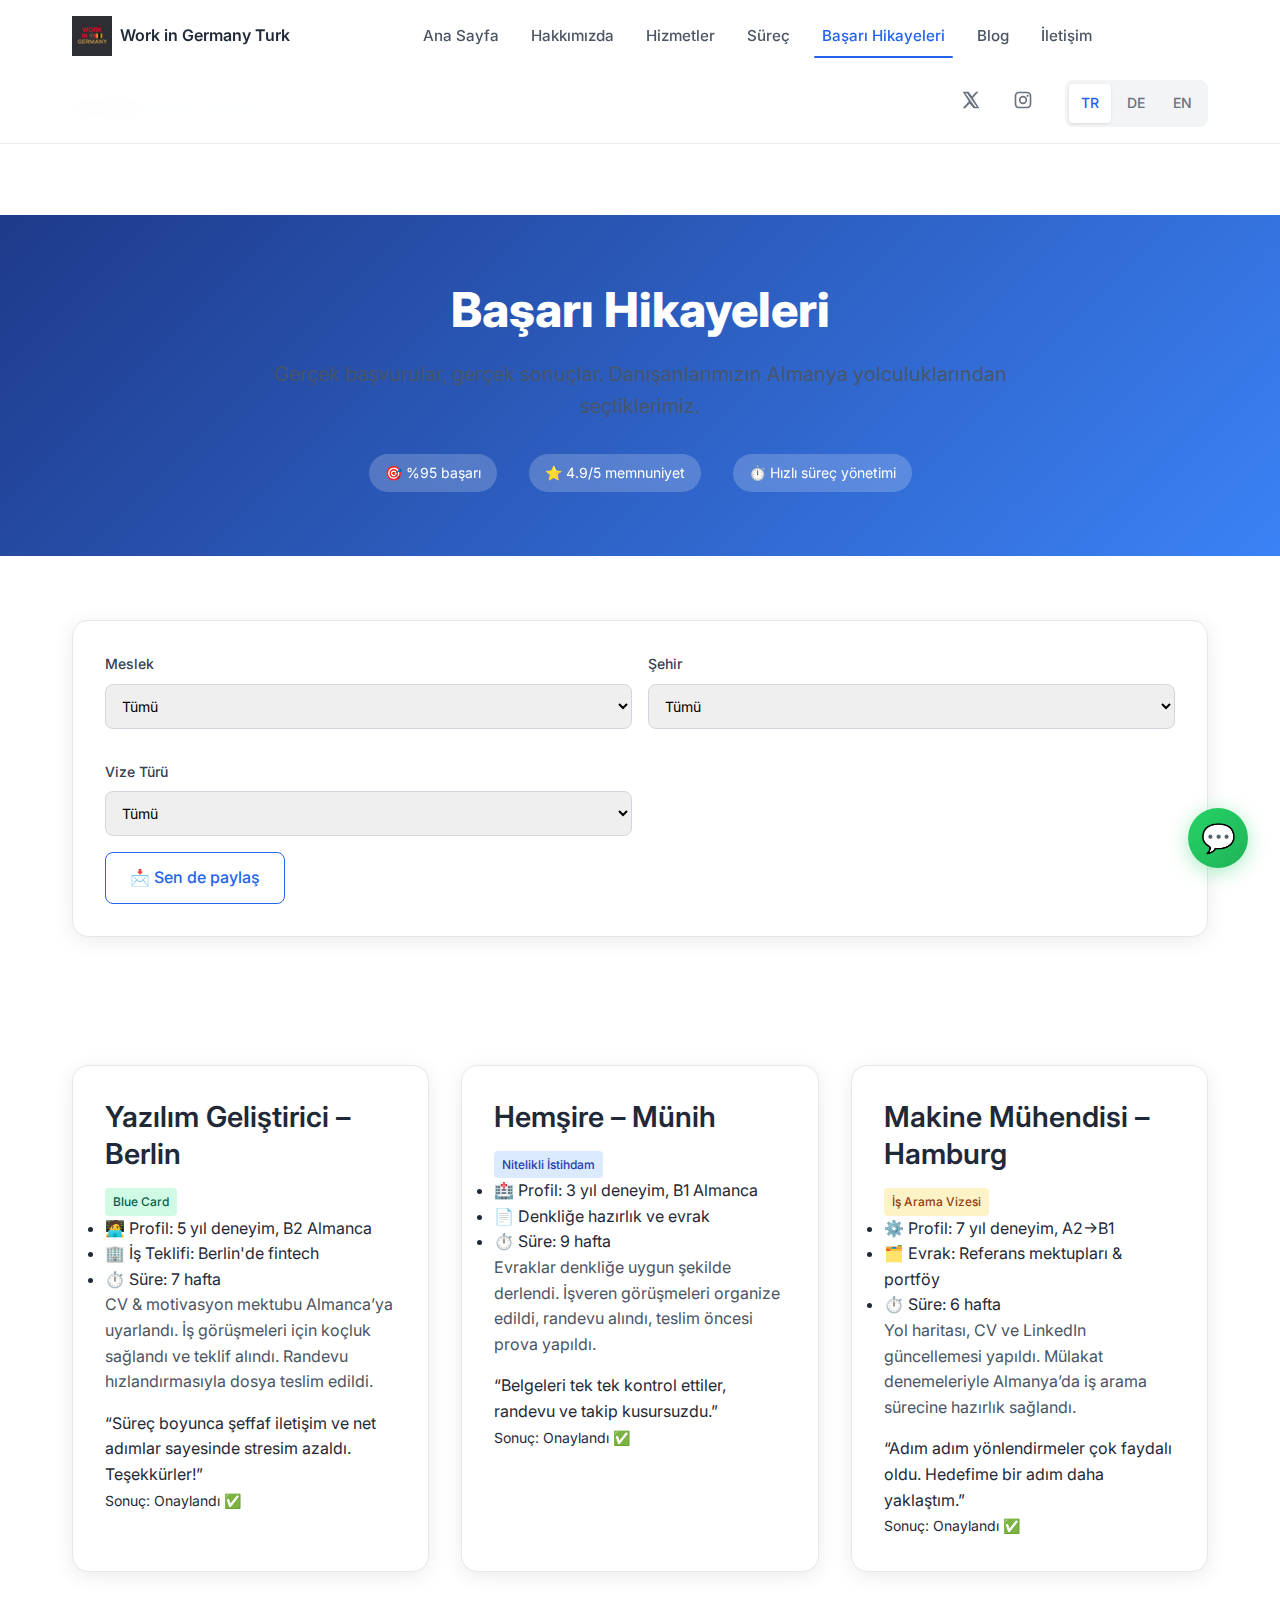
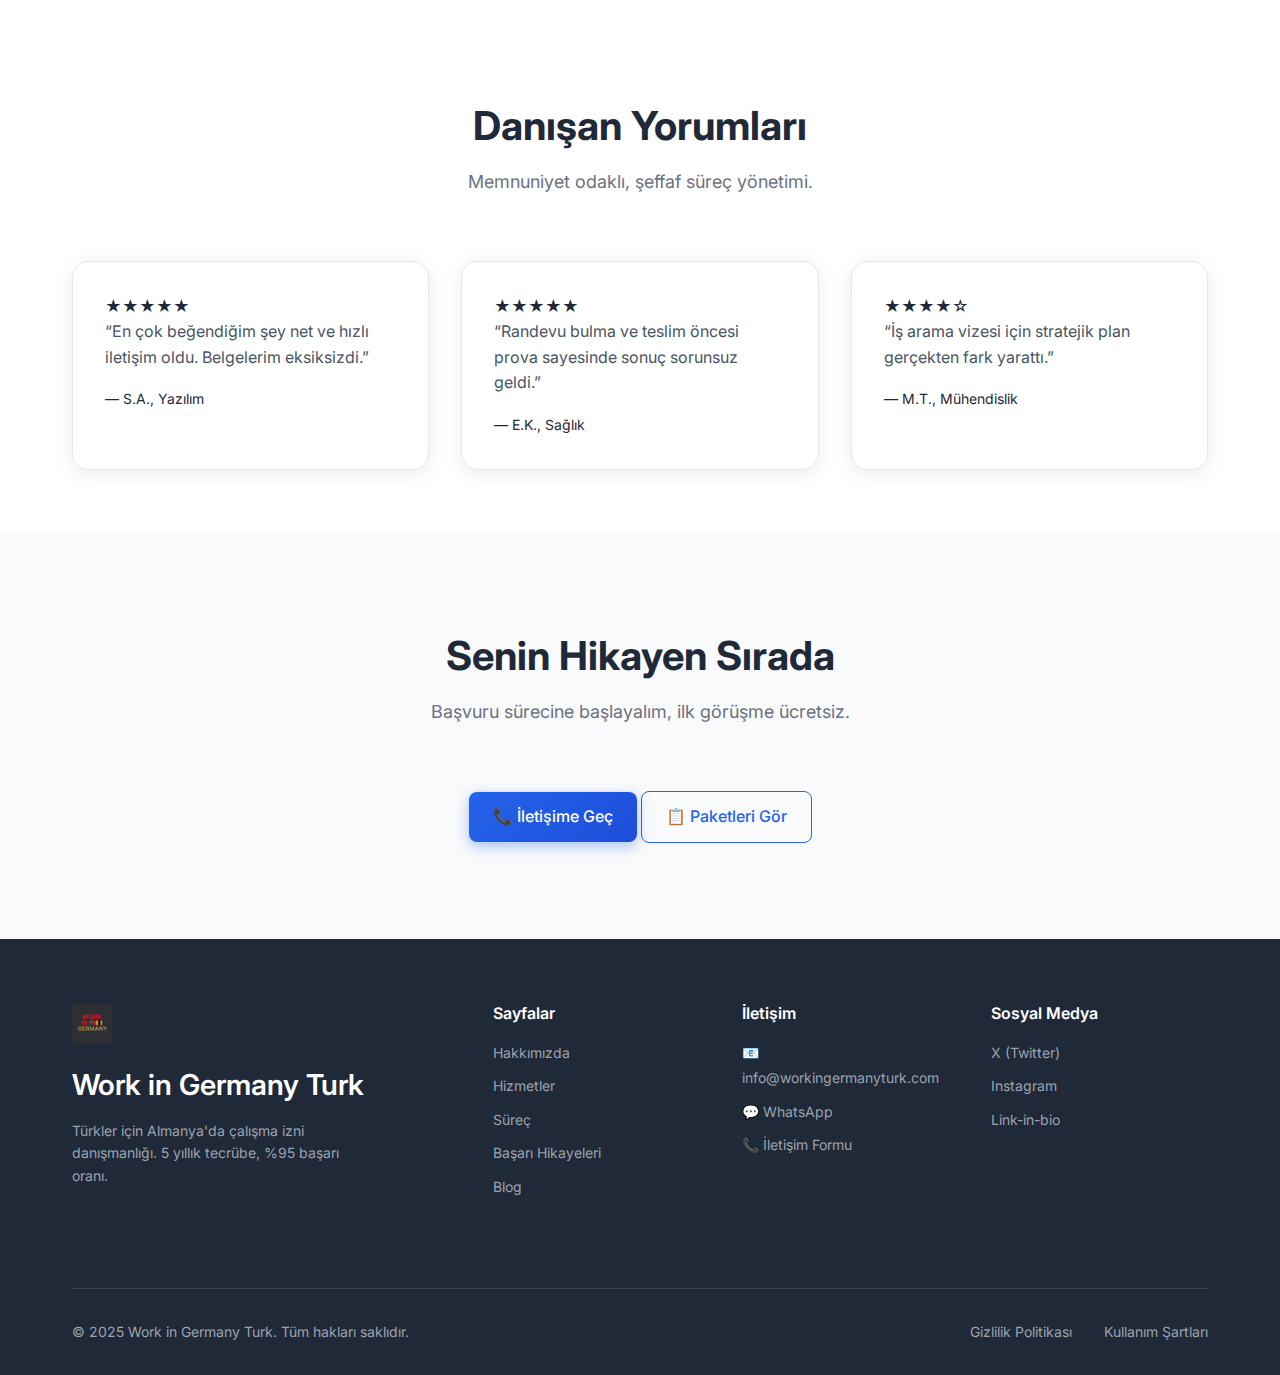
<file: success-stories.html>
<!DOCTYPE html>
<html lang="tr">
<head>
    <!-- Google tag (gtag.js) -->
    <script async src="https://www.googletagmanager.com/gtag/js?id=AW-17552673691"></script>
    <script>
      window.dataLayer = window.dataLayer || [];
      function gtag(){dataLayer.push(arguments);}
      gtag('js', new Date());
      gtag('config', 'AW-17552673691');
    </script>

    <meta charset="UTF-8">
    <meta name="viewport" content="width=device-width, initial-scale=1.0">
    <title>Başarı Hikayeleri – Work in Germany Turk</title>
    <meta name="description" content="Müşterilerimizin Almanya çalışma izni süreçlerinde elde ettiği gerçek başarı hikayeleri. IT, Mühendislik, Sağlık ve daha fazlası.">
    <link rel="canonical" href="https://workingermanyturk.com/success-stories.html">
    <link rel="icon" href="assets/favicon.png">

    <!-- Fonts -->
    <link rel="preconnect" href="https://fonts.googleapis.com">
    <link rel="preconnect" href="https://fonts.gstatic.com" crossorigin>
    <link href="https://fonts.googleapis.com/css2?family=Inter:wght@400;500;600;700;800&display=swap" rel="stylesheet">

    <!-- Stylesheet -->
    <link rel="stylesheet" href="css/style.css">

    <!-- Open Graph -->
    <meta property="og:type" content="website">
    <meta property="og:title" content="Başarı Hikayeleri – Work in Germany Turk">
    <meta property="og:description" content="Gerçek başvurular, gerçek sonuçlar: danışanlarımızın Almanya yolculukları.">
    <meta property="og:url" content="https://workingermanyturk.com/success-stories.html">
    <meta property="og:image" content="https://workingermanyturk.com/assets/og-image.png">

    <!-- Twitter -->
    <meta name="twitter:card" content="summary_large_image">
    <meta name="twitter:title" content="Başarı Hikayeleri – Work in Germany Turk">
    <meta name="twitter:description" content="Gerçek başvurular, gerçek sonuçlar.">
    <meta name="twitter:image" content="https://workingermanyturk.com/assets/og-image.png">

    <!-- Structured Data: ItemList of Success Stories -->
    <script type="application/ld+json">
    {
      "@context": "https://schema.org",
      "@type": "ItemList",
      "name": "Success Stories",
      "itemListElement": [
        {
          "@type": "ListItem",
          "position": 1,
          "url": "https://workingermanyturk.com/success-stories.html#case-berlin-dev",
          "name": "Yazılım Geliştirici – Berlin"
        },
        {
          "@type": "ListItem",
          "position": 2,
          "url": "https://workingermanyturk.com/success-stories.html#case-munich-nurse",
          "name": "Hemşire – Münih"
        },
        {
          "@type": "ListItem",
          "position": 3,
          "url": "https://workingermanyturk.com/success-stories.html#case-hamburg-mech",
          "name": "Makine Mühendisi – Hamburg"
        }
      ]
    }
    </script>
</head>
<body>
    <!-- Header (same as index) -->
    <header class="site-header">
        <div class="container">
            <div class="header-content">
                <a class="brand" href="/">
                    <img src="assets/Logo.png" alt="Work in Germany Turk" class="logo">
                    <span>Work in Germany Turk</span>
                </a>

                <nav class="nav">
                    <a href="/">Ana Sayfa</a>
                    <a href="about.html">Hakkımızda</a>
                    <a href="services.html">Hizmetler</a>
                    <a href="process.html">Süreç</a>
                    <a href="success-stories.html" class="active">Başarı Hikayeleri</a>
                    <a href="blog.html">Blog</a>
                    <a href="contact.html">İletişim</a>
                </nav>

                <div class="header-actions">
                    <div class="social-links">
                        <a href="https://x.com/workingermanytr" target="_blank" rel="noopener" aria-label="X">
                            <svg xmlns="http://www.w3.org/2000/svg" width="20" height="20" viewBox="0 0 24 24" fill="currentColor">
                                <path d="M18.146 2H21l-6.73 7.69L22 22h-6.99l-4.58-5.91L4.99 22H2l7.38-8.43L2 2h7.01l4.18 5.52L18.146 2Zm-1.226 18h1.927L7.154 4h-1.88l11.646 16Z"/>
                            </svg>
                        </a>
                        <a href="https://instagram.com/workingermanytr" target="_blank" rel="noopener" aria-label="Instagram">
                            <svg xmlns="http://www.w3.org/2000/svg" width="20" height="20" viewBox="0 0 24 24" fill="currentColor">
                                <path d="M7 2C4.243 2 2 4.243 2 7v10c0 2.757 2.243 5 5 5h10c2.757 0 5-2.243 5-5V7c0-2.757-2.243-5-5-5H7Zm0 2h10c1.654 0 3 1.346 3 3v10c0 1.654-1.346 3-3 3H7c-1.654 0-3-1.346-3-3V7c0-1.654 1.346-3 3-3Zm10.5 1.75a1.25 1.25 0 1 0 0 2.5 1.25 1.25 0 0 0 0-2.5ZM12 7a5 5 0 1 0 0 10 5 5 0 0 0 0-10Zm0 2a3 3 0 1 1 0 6 3 3 0 0 1 0-6Z"/>
                            </svg>
                        </a>
                    </div>
                    <div class="lang-switch">
                        <a href="#" class="lang-btn active">TR</a>
                        <a href="#" class="lang-btn">DE</a>
                        <a href="#" class="lang-btn">EN</a>
                    </div>
                </div>

                <div class="mobile-menu-toggle">
                    <span></span><span></span><span></span>
                </div>
            </div>
        </div>
    </header>

    <!-- Breadcrumb -->
    <div class="breadcrumb">
        <div class="container">
            <nav aria-label="Breadcrumb">
                <a href="/">Ana Sayfa</a> <span> / </span> <span>Başarı Hikayeleri</span>
            </nav>
        </div>
    </div>

    <!-- Page Hero -->
    <section class="page-hero">
        <div class="page-hero-content">
            <h1 class="page-title">Başarı Hikayeleri</h1>
            <p class="page-subtitle">Gerçek başvurular, gerçek sonuçlar. Danışanlarımızın Almanya yolculuklarından seçtiklerimiz.</p>
            <div class="hero-features">
                <span class="feature-tag">🎯 %95 başarı</span>
                <span class="feature-tag">⭐ 4.9/5 memnuniyet</span>
                <span class="feature-tag">⏱️ Hızlı süreç yönetimi</span>
            </div>
        </div>
    </section>

    <!-- Filter Bar (static for now) -->
    <section class="content-section">
        <div class="container">
            <div class="card">
                <div class="filter-bar">
                    <div class="form-row">
                        <div class="form-group">
                            <label>Meslek</label>
                            <select>
                                <option>Tümü</option>
                                <option>IT / Yazılım</option>
                                <option>Mühendislik</option>
                                <option>Sağlık</option>
                            </select>
                        </div>
                        <div class="form-group">
                            <label>Şehir</label>
                            <select>
                                <option>Tümü</option>
                                <option>Berlin</option>
                                <option>Münih</option>
                                <option>Hamburg</option>
                            </select>
                        </div>
                        <div class="form-group">
                            <label>Vize Türü</label>
                            <select>
                                <option>Tümü</option>
                                <option>Blue Card</option>
                                <option>İş Arama</option>
                                <option>Nitelikli İstihdam</option>
                            </select>
                        </div>
                    </div>
                    <a href="#share" class="btn btn-outline">📩 Sen de paylaş</a>
                </div>
            </div>
        </div>
    </section>

    <!-- Success Stories Grid -->
    <section class="content-section">
        <div class="container grid-3">
            <!-- Case 1 -->
            <article class="card case" id="case-berlin-dev">
                <div class="case-header">
                    <h3>Yazılım Geliştirici – Berlin</h3>
                    <span class="badge badge-success">Blue Card</span>
                </div>
                <ul class="case-meta">
                    <li>🧑‍💻 Profil: 5 yıl deneyim, B2 Almanca</li>
                    <li>🏢 İş Teklifi: Berlin'de fintech</li>
                    <li>⏱️ Süre: 7 hafta</li>
                </ul>
                <p class="case-body">CV & motivasyon mektubu Almanca’ya uyarlandı. İş görüşmeleri için koçluk sağlandı ve teklif alındı. Randevu hızlandırmasıyla dosya teslim edildi.</p>
                <blockquote class="quote">“Süreç boyunca şeffaf iletişim ve net adımlar sayesinde stresim azaldı. Teşekkürler!”</blockquote>
                <div class="case-footer">
                    <span class="text-sm">Sonuç: Onaylandı ✅</span>
                </div>
            </article>

            <!-- Case 2 -->
            <article class="card case" id="case-munich-nurse">
                <div class="case-header">
                    <h3>Hemşire – Münih</h3>
                    <span class="badge badge-primary">Nitelikli İstihdam</span>
                </div>
                <ul class="case-meta">
                    <li>🏥 Profil: 3 yıl deneyim, B1 Almanca</li>
                    <li>📄 Denkliğe hazırlık ve evrak</li>
                    <li>⏱️ Süre: 9 hafta</li>
                </ul>
                <p class="case-body">Evraklar denkliğe uygun şekilde derlendi. İşveren görüşmeleri organize edildi, randevu alındı, teslim öncesi prova yapıldı.</p>
                <blockquote class="quote">“Belgeleri tek tek kontrol ettiler, randevu ve takip kusursuzdu.”</blockquote>
                <div class="case-footer">
                    <span class="text-sm">Sonuç: Onaylandı ✅</span>
                </div>
            </article>

            <!-- Case 3 -->
            <article class="card case" id="case-hamburg-mech">
                <div class="case-header">
                    <h3>Makine Mühendisi – Hamburg</h3>
                    <span class="badge badge-warning">İş Arama Vizesi</span>
                </div>
                <ul class="case-meta">
                    <li>⚙️ Profil: 7 yıl deneyim, A2→B1</li>
                    <li>🗂️ Evrak: Referans mektupları & portföy</li>
                    <li>⏱️ Süre: 6 hafta</li>
                </ul>
                <p class="case-body">Yol haritası, CV ve LinkedIn güncellemesi yapıldı. Mülakat denemeleriyle Almanya’da iş arama sürecine hazırlık sağlandı.</p>
                <blockquote class="quote">“Adım adım yönlendirmeler çok faydalı oldu. Hedefime bir adım daha yaklaştım.”</blockquote>
                <div class="case-footer">
                    <span class="text-sm">Sonuç: Onaylandı ✅</span>
                </div>
            </article>
        </div>
    </section>

    <!-- Testimonials Row -->
    <section class="content-section">
        <div class="container">
            <div class="section-header">
                <h2>Danışan Yorumları</h2>
                <p class="section-subtitle">Memnuniyet odaklı, şeffaf süreç yönetimi.</p>
            </div>
            <div class="grid-3">
                <div class="card testimonial">
                    <div class="stars">★★★★★</div>
                    <p>“En çok beğendiğim şey net ve hızlı iletişim oldu. Belgelerim eksiksizdi.”</p>
                    <span class="text-sm">— S.A., Yazılım</span>
                </div>
                <div class="card testimonial">
                    <div class="stars">★★★★★</div>
                    <p>“Randevu bulma ve teslim öncesi prova sayesinde sonuç sorunsuz geldi.”</p>
                    <span class="text-sm">— E.K., Sağlık</span>
                </div>
                <div class="card testimonial">
                    <div class="stars">★★★★☆</div>
                    <p>“İş arama vizesi için stratejik plan gerçekten fark yarattı.”</p>
                    <span class="text-sm">— M.T., Mühendislik</span>
                </div>
            </div>
        </div>
    </section>

    <!-- Share Your Story + CTA -->
    <section class="services-preview" id="share">
        <div class="container">
            <div class="section-header">
                <h2>Senin Hikayen Sırada</h2>
                <p class="section-subtitle">Başvuru sürecine başlayalım, ilk görüşme ücretsiz.</p>
            </div>
            <div class="services-cta">
                <a href="contact.html" class="btn btn-primary">📞 İletişime Geç</a>
                <a href="services.html" class="btn btn-outline">📋 Paketleri Gör</a>
            </div>
        </div>
    </section>

    <!-- Footer (same as index) -->
    <footer class="site-footer">
        <div class="container">
            <div class="footer-content">
                <div class="footer-main">
                    <div class="footer-brand">
                        <img src="assets/Logo.png" alt="Work in Germany Turk" class="footer-logo">
                        <h3>Work in Germany Turk</h3>
                        <p>Türkler için Almanya'da çalışma izni danışmanlığı. 5 yıllık tecrübe, %95 başarı oranı.</p>
                    </div>

                    <div class="footer-links">
                        <div class="footer-column">
                            <h4>Sayfalar</h4>
                            <ul>
                                <li><a href="about.html">Hakkımızda</a></li>
                                <li><a href="services.html">Hizmetler</a></li>
                                <li><a href="process.html">Süreç</a></li>
                                <li><a href="success-stories.html" aria-current="page">Başarı Hikayeleri</a></li>
                                <li><a href="blog.html">Blog</a></li>
                            </ul>
                        </div>
                        <div class="footer-column">
                            <h4>İletişim</h4>
                            <ul>
                                <li><a href="mailto:info@workingermanyturk.com">📧 info@workingermanyturk.com</a></li>
                                <li><a href="https://wa.me/905325858786" target="_blank" rel="noopener">💬 WhatsApp</a></li>
                                <li><a href="contact.html">📞 İletişim Formu</a></li>
                            </ul>
                        </div>
                        <div class="footer-column">
                            <h4>Sosyal Medya</h4>
                            <ul>
                                <li><a href="https://x.com/workingermanytr" target="_blank" rel="noopener">X (Twitter)</a></li>
                                <li><a href="https://instagram.com/workingermanytr" target="_blank" rel="noopener">Instagram</a></li>
                                <li><a href="links.html">Link-in-bio</a></li>
                            </ul>
                        </div>
                    </div>
                </div>

                <div class="footer-bottom">
                    <p>&copy; 2025 Work in Germany Turk. Tüm hakları saklıdır.</p>
                    <div class="footer-links-inline">
                        <a href="privacy.html">Gizlilik Politikası</a>
                        <a href="terms.html">Kullanım Şartları</a>
                    </div>
                </div>
            </div>
        </div>
    </footer>

    <!-- WhatsApp FAB -->
    <a class="whatsapp-fab" href="https://wa.me/905325858786?text=Merhaba! Almanya çalışma izni hakkında bilgi almak istiyorum." target="_blank" rel="noopener" aria-label="WhatsApp ile yazın">💬</a>

    <!-- Scripts -->
    <script src="js/main.js"></script>
</body>
</html>
</file>
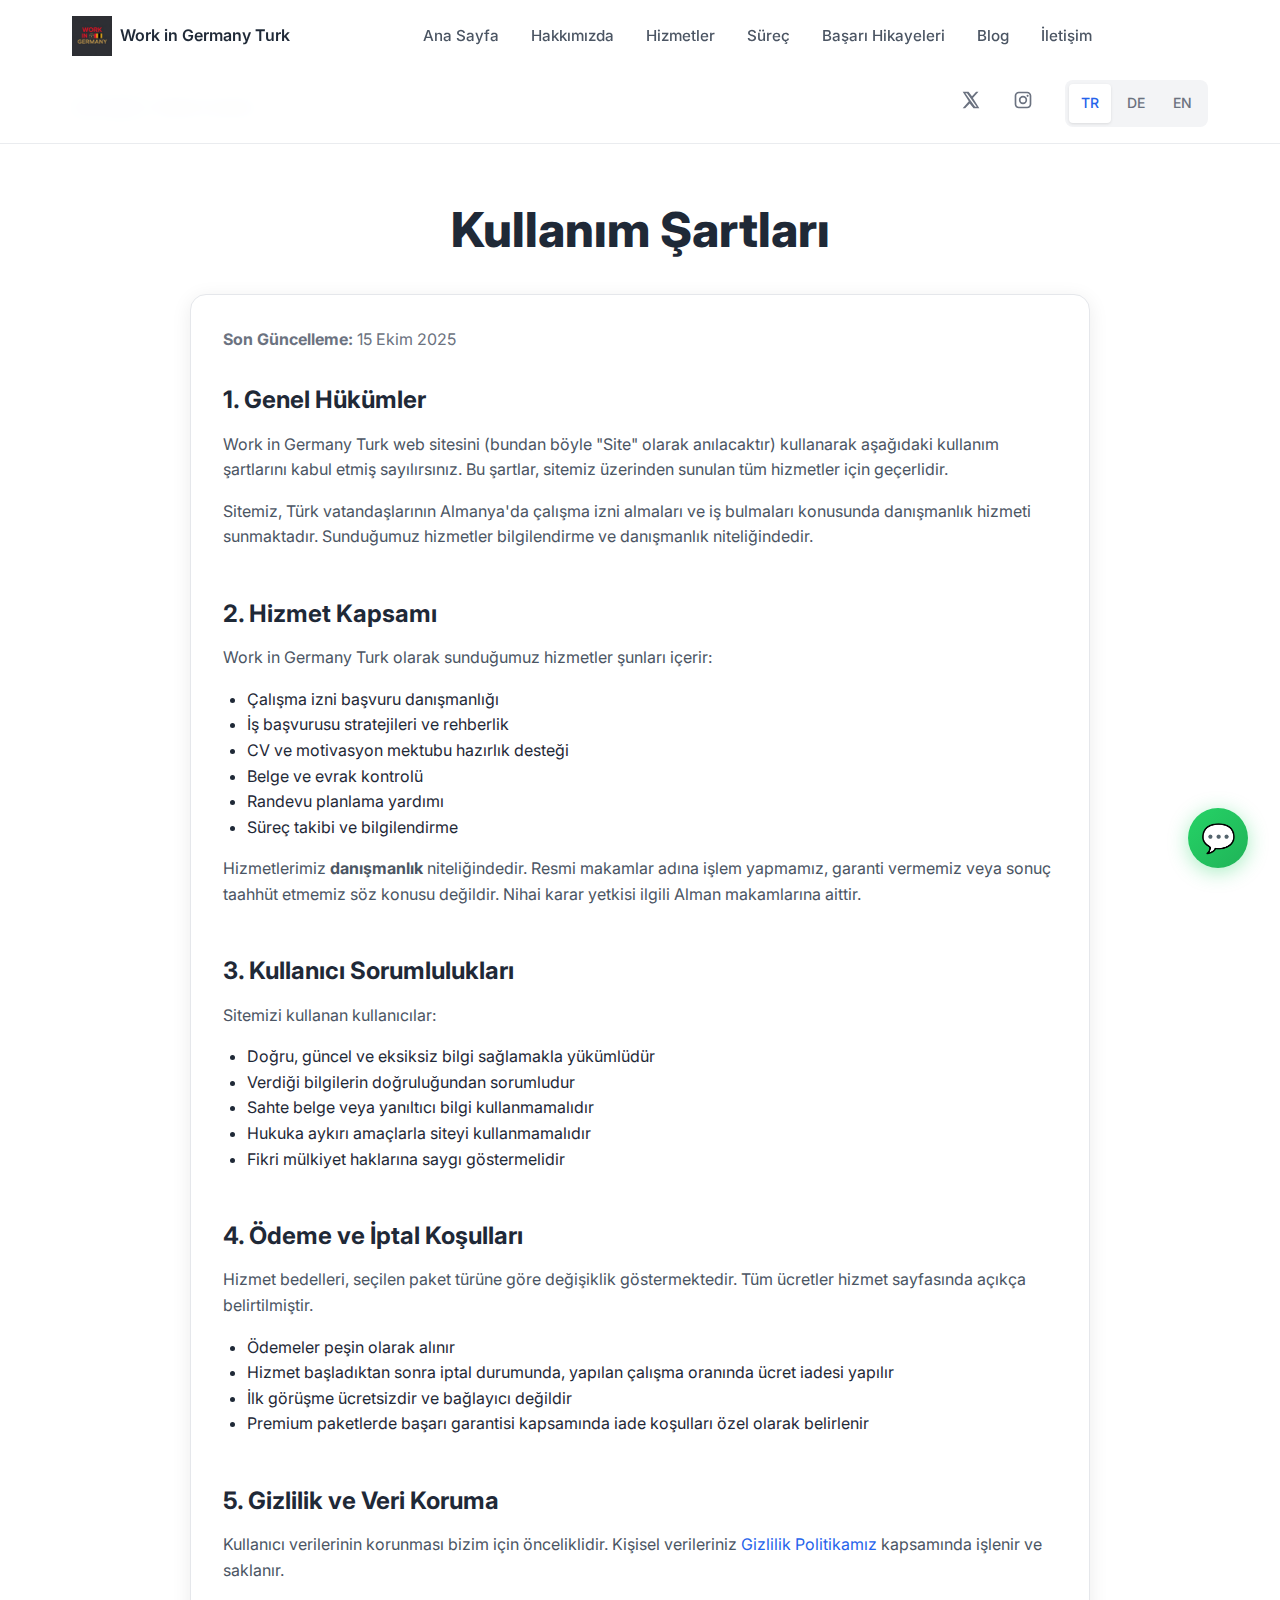
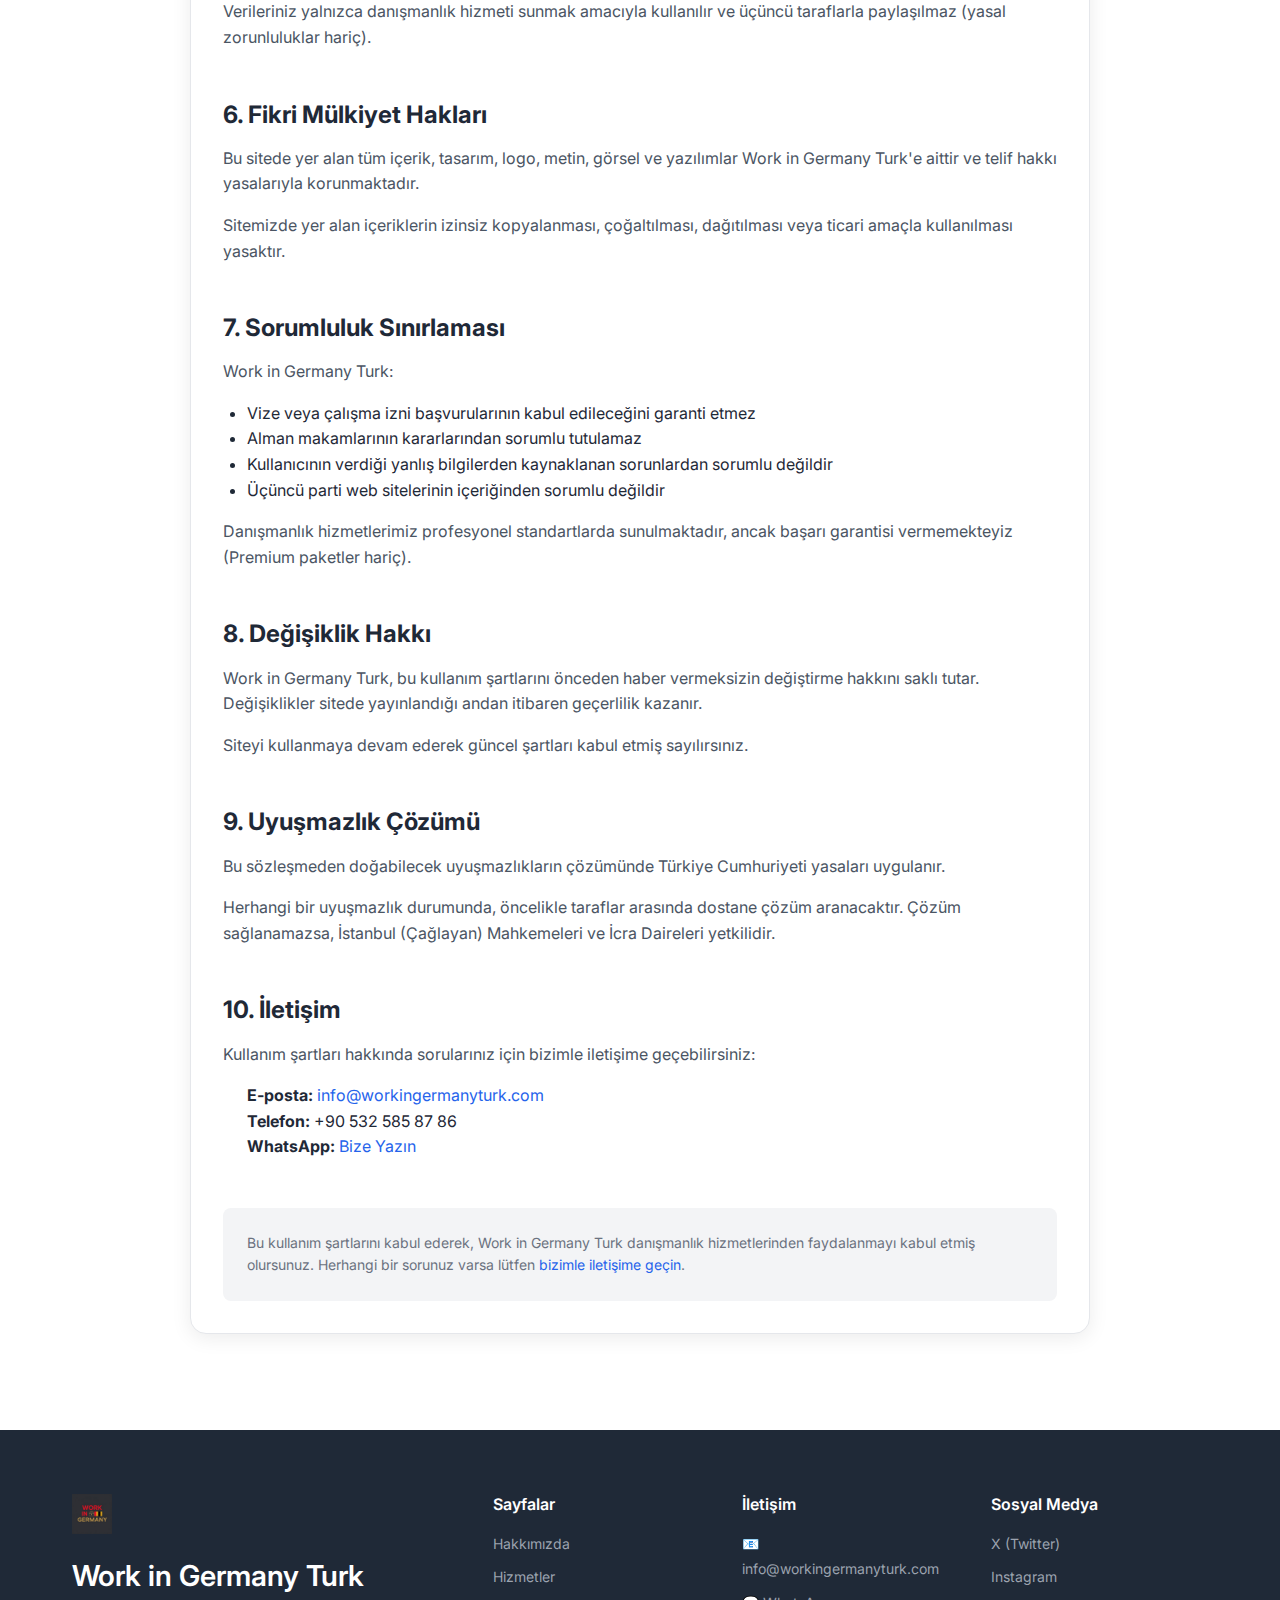
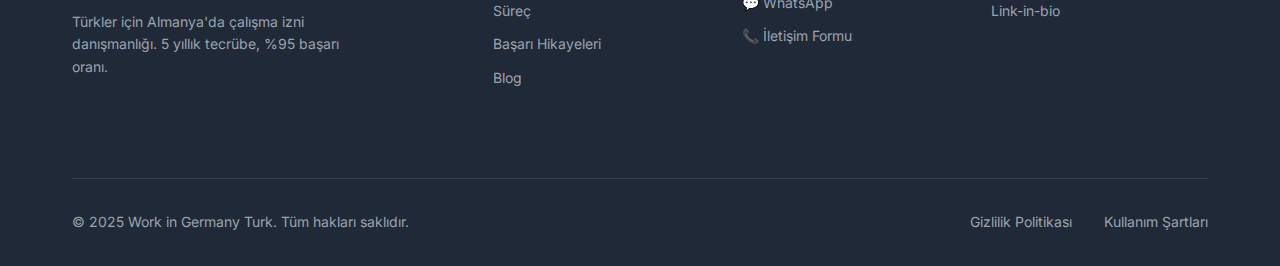
<file: terms.html>
<!DOCTYPE html>
<html lang="tr">
<head>
    <!-- Google tag (gtag.js) -->
    <script async src="https://www.googletagmanager.com/gtag/js?id=AW-17552673691"></script>
    <script>
      window.dataLayer = window.dataLayer || [];
      function gtag(){dataLayer.push(arguments);}
      gtag('js', new Date());
      gtag('config', 'AW-17552673691');
    </script>

    <meta charset="UTF-8">
    <meta name="viewport" content="width=device-width, initial-scale=1.0">
    <title>Kullanım Şartları – Work in Germany Turk</title>
    <meta name="description" content="Work in Germany Turk kullanım şartları, hizmet koşulları ve yasal bildirimler.">
    <meta name="robots" content="noindex, follow">
    <link rel="canonical" href="https://workingermanyturk.com/terms.html">
    <link rel="icon" href="assets/favicon.png">

    <!-- Fonts -->
    <link rel="preconnect" href="https://fonts.googleapis.com">
    <link rel="preconnect" href="https://fonts.gstatic.com" crossorigin>
    <link href="https://fonts.googleapis.com/css2?family=Inter:wght@400;500;600;700;800&display=swap" rel="stylesheet">

    <!-- Stylesheet -->
    <link rel="stylesheet" href="css/style.css">
</head>

<body>
    <!-- Header -->
    <header class="site-header">
        <div class="container">
            <div class="header-content">
                <a class="brand" href="/">
                    <img src="assets/Logo.png" alt="Work in Germany Turk" class="logo">
                    <span>Work in Germany Turk</span>
                </a>

                <nav class="nav">
                    <a href="/">Ana Sayfa</a>
                    <a href="about.html">Hakkımızda</a>
                    <a href="services.html">Hizmetler</a>
                    <a href="process.html">Süreç</a>
                    <a href="success-stories.html">Başarı Hikayeleri</a>
                    <a href="blog.html">Blog</a>
                    <a href="contact.html">İletişim</a>
                </nav>

                <div class="header-actions">
                    <div class="social-links">
                        <a href="https://x.com/workingermanytr" target="_blank" rel="noopener" aria-label="X">
                            <svg xmlns="http://www.w3.org/2000/svg" width="20" height="20" viewBox="0 0 24 24" fill="currentColor">
                                <path d="M18.146 2H21l-6.73 7.69L22 22h-6.99l-4.58-5.91L4.99 22H2l7.38-8.43L2 2h7.01l4.18 5.52L18.146 2Zm-1.226 18h1.927L7.154 4h-1.88l11.646 16Z"/>
                            </svg>
                        </a>
                        <a href="https://instagram.com/workingermanytr" target="_blank" rel="noopener" aria-label="Instagram">
                            <svg xmlns="http://www.w3.org/2000/svg" width="20" height="20" viewBox="0 0 24 24" fill="currentColor">
                                <path d="M7 2C4.243 2 2 4.243 2 7v10c0 2.757 2.243 5 5 5h10c2.757 0 5-2.243 5-5V7c0-2.757-2.243-5-5-5H7Zm0 2h10c1.654 0 3 1.346 3 3v10c0 1.654-1.346 3-3 3H7c-1.654 0-3-1.346-3-3V7c0-1.654 1.346-3 3-3Zm10.5 1.75a1.25 1.25 0 1 0 0 2.5 1.25 1.25 0 0 0 0-2.5ZM12 7a5 5 0 1 0 0 10 5 5 0 0 0 0-10Zm0 2a3 3 0 1 1 0 6 3 3 0 0 1 0-6Z"/>
                            </svg>
                        </a>
                    </div>
                    <div class="lang-switch">
                        <a href="#" class="lang-btn active">TR</a>
                        <a href="#" class="lang-btn">DE</a>
                        <a href="#" class="lang-btn">EN</a>
                    </div>
                </div>

                <div class="mobile-menu-toggle">
                    <span></span>
                    <span></span>
                    <span></span>
                </div>
            </div>
        </div>
    </header>

    <!-- Breadcrumb -->
    <div class="breadcrumb">
        <div class="container">
            <nav>
                <a href="/">Ana Sayfa</a> <span>/</span> Kullanım Şartları
            </nav>
        </div>
    </div>

    <!-- Main Content -->
    <main class="content-section">
        <div class="container">
            <div style="max-width: 900px; margin: 0 auto;">
                <h1 class="page-title" style="text-align: center; margin-bottom: 2rem; color: #1f2937;">Kullanım Şartları</h1>

                <div class="card" style="margin-bottom: 2rem;">
                    <p style="color: #6b7280; margin-bottom: 2rem;">
                        <strong>Son Güncelleme:</strong> 15 Ekim 2025
                    </p>

                    <section style="margin-bottom: 3rem;">
                        <h2 style="color: #1f2937; font-size: 1.5rem; margin-bottom: 1rem;">1. Genel Hükümler</h2>
                        <p>
                            Work in Germany Turk web sitesini (bundan böyle "Site" olarak anılacaktır) kullanarak aşağıdaki kullanım şartlarını kabul etmiş sayılırsınız. Bu şartlar, sitemiz üzerinden sunulan tüm hizmetler için geçerlidir.
                        </p>
                        <p>
                            Sitemiz, Türk vatandaşlarının Almanya'da çalışma izni almaları ve iş bulmaları konusunda danışmanlık hizmeti sunmaktadır. Sunduğumuz hizmetler bilgilendirme ve danışmanlık niteliğindedir.
                        </p>
                    </section>

                    <section style="margin-bottom: 3rem;">
                        <h2 style="color: #1f2937; font-size: 1.5rem; margin-bottom: 1rem;">2. Hizmet Kapsamı</h2>
                        <p>Work in Germany Turk olarak sunduğumuz hizmetler şunları içerir:</p>
                        <ul style="margin-left: 1.5rem; margin-bottom: 1rem;">
                            <li>Çalışma izni başvuru danışmanlığı</li>
                            <li>İş başvurusu stratejileri ve rehberlik</li>
                            <li>CV ve motivasyon mektubu hazırlık desteği</li>
                            <li>Belge ve evrak kontrolü</li>
                            <li>Randevu planlama yardımı</li>
                            <li>Süreç takibi ve bilgilendirme</li>
                        </ul>
                        <p>
                            Hizmetlerimiz <strong>danışmanlık</strong> niteliğindedir. Resmi makamlar adına işlem yapmamız, garanti vermemiz veya sonuç taahhüt etmemiz söz konusu değildir. Nihai karar yetkisi ilgili Alman makamlarına aittir.
                        </p>
                    </section>

                    <section style="margin-bottom: 3rem;">
                        <h2 style="color: #1f2937; font-size: 1.5rem; margin-bottom: 1rem;">3. Kullanıcı Sorumlulukları</h2>
                        <p>Sitemizi kullanan kullanıcılar:</p>
                        <ul style="margin-left: 1.5rem; margin-bottom: 1rem;">
                            <li>Doğru, güncel ve eksiksiz bilgi sağlamakla yükümlüdür</li>
                            <li>Verdiği bilgilerin doğruluğundan sorumludur</li>
                            <li>Sahte belge veya yanıltıcı bilgi kullanmamalıdır</li>
                            <li>Hukuka aykırı amaçlarla siteyi kullanmamalıdır</li>
                            <li>Fikri mülkiyet haklarına saygı göstermelidir</li>
                        </ul>
                    </section>

                    <section style="margin-bottom: 3rem;">
                        <h2 style="color: #1f2937; font-size: 1.5rem; margin-bottom: 1rem;">4. Ödeme ve İptal Koşulları</h2>
                        <p>
                            Hizmet bedelleri, seçilen paket türüne göre değişiklik göstermektedir. Tüm ücretler hizmet sayfasında açıkça belirtilmiştir.
                        </p>
                        <ul style="margin-left: 1.5rem; margin-bottom: 1rem;">
                            <li>Ödemeler peşin olarak alınır</li>
                            <li>Hizmet başladıktan sonra iptal durumunda, yapılan çalışma oranında ücret iadesi yapılır</li>
                            <li>İlk görüşme ücretsizdir ve bağlayıcı değildir</li>
                            <li>Premium paketlerde başarı garantisi kapsamında iade koşulları özel olarak belirlenir</li>
                        </ul>
                    </section>

                    <section style="margin-bottom: 3rem;">
                        <h2 style="color: #1f2937; font-size: 1.5rem; margin-bottom: 1rem;">5. Gizlilik ve Veri Koruma</h2>
                        <p>
                            Kullanıcı verilerinin korunması bizim için önceliklidir. Kişisel verileriniz <a href="privacy.html" style="color: #2563eb;">Gizlilik Politikamız</a> kapsamında işlenir ve saklanır.
                        </p>
                        <p>
                            Verileriniz yalnızca danışmanlık hizmeti sunmak amacıyla kullanılır ve üçüncü taraflarla paylaşılmaz (yasal zorunluluklar hariç).
                        </p>
                    </section>

                    <section style="margin-bottom: 3rem;">
                        <h2 style="color: #1f2937; font-size: 1.5rem; margin-bottom: 1rem;">6. Fikri Mülkiyet Hakları</h2>
                        <p>
                            Bu sitede yer alan tüm içerik, tasarım, logo, metin, görsel ve yazılımlar Work in Germany Turk'e aittir ve telif hakkı yasalarıyla korunmaktadır.
                        </p>
                        <p>
                            Sitemizde yer alan içeriklerin izinsiz kopyalanması, çoğaltılması, dağıtılması veya ticari amaçla kullanılması yasaktır.
                        </p>
                    </section>

                    <section style="margin-bottom: 3rem;">
                        <h2 style="color: #1f2937; font-size: 1.5rem; margin-bottom: 1rem;">7. Sorumluluk Sınırlaması</h2>
                        <p>Work in Germany Turk:</p>
                        <ul style="margin-left: 1.5rem; margin-bottom: 1rem;">
                            <li>Vize veya çalışma izni başvurularının kabul edileceğini garanti etmez</li>
                            <li>Alman makamlarının kararlarından sorumlu tutulamaz</li>
                            <li>Kullanıcının verdiği yanlış bilgilerden kaynaklanan sorunlardan sorumlu değildir</li>
                            <li>Üçüncü parti web sitelerinin içeriğinden sorumlu değildir</li>
                        </ul>
                        <p>
                            Danışmanlık hizmetlerimiz profesyonel standartlarda sunulmaktadır, ancak başarı garantisi vermemekteyiz (Premium paketler hariç).
                        </p>
                    </section>

                    <section style="margin-bottom: 3rem;">
                        <h2 style="color: #1f2937; font-size: 1.5rem; margin-bottom: 1rem;">8. Değişiklik Hakkı</h2>
                        <p>
                            Work in Germany Turk, bu kullanım şartlarını önceden haber vermeksizin değiştirme hakkını saklı tutar. Değişiklikler sitede yayınlandığı andan itibaren geçerlilik kazanır.
                        </p>
                        <p>
                            Siteyi kullanmaya devam ederek güncel şartları kabul etmiş sayılırsınız.
                        </p>
                    </section>

                    <section style="margin-bottom: 3rem;">
                        <h2 style="color: #1f2937; font-size: 1.5rem; margin-bottom: 1rem;">9. Uyuşmazlık Çözümü</h2>
                        <p>
                            Bu sözleşmeden doğabilecek uyuşmazlıkların çözümünde Türkiye Cumhuriyeti yasaları uygulanır.
                        </p>
                        <p>
                            Herhangi bir uyuşmazlık durumunda, öncelikle taraflar arasında dostane çözüm aranacaktır. Çözüm sağlanamazsa, İstanbul (Çağlayan) Mahkemeleri ve İcra Daireleri yetkilidir.
                        </p>
                    </section>

                    <section style="margin-bottom: 3rem;">
                        <h2 style="color: #1f2937; font-size: 1.5rem; margin-bottom: 1rem;">10. İletişim</h2>
                        <p>Kullanım şartları hakkında sorularınız için bizimle iletişime geçebilirsiniz:</p>
                        <ul style="margin-left: 1.5rem; list-style: none;">
                            <li><strong>E-posta:</strong> <a href="mailto:info@workingermanyturk.com" style="color: #2563eb;">info@workingermanyturk.com</a></li>
                            <li><strong>Telefon:</strong> +90 532 585 87 86</li>
                            <li><strong>WhatsApp:</strong> <a href="https://wa.me/905325858786" style="color: #2563eb;">Bize Yazın</a></li>
                        </ul>
                    </section>

                    <div style="background: #f3f4f6; padding: 1.5rem; border-radius: 0.5rem; margin-top: 2rem;">
                        <p style="margin: 0; font-size: 0.875rem; color: #6b7280;">
                            Bu kullanım şartlarını kabul ederek, Work in Germany Turk danışmanlık hizmetlerinden faydalanmayı kabul etmiş olursunuz. Herhangi bir sorunuz varsa lütfen <a href="contact.html" style="color: #2563eb;">bizimle iletişime geçin</a>.
                        </p>
                    </div>
                </div>
            </div>
        </div>
    </main>

    <!-- Footer -->
    <footer class="site-footer">
        <div class="container">
            <div class="footer-content">
                <div class="footer-main">
                    <div class="footer-brand">
                        <img src="assets/Logo.png" alt="Work in Germany Turk" class="footer-logo">
                        <h3>Work in Germany Turk</h3>
                        <p>Türkler için Almanya'da çalışma izni danışmanlığı. 5 yıllık tecrübe, %95 başarı oranı.</p>
                    </div>

                    <div class="footer-links">
                        <div class="footer-column">
                            <h4>Sayfalar</h4>
                            <ul>
                                <li><a href="about.html">Hakkımızda</a></li>
                                <li><a href="services.html">Hizmetler</a></li>
                                <li><a href="process.html">Süreç</a></li>
                                <li><a href="success-stories.html">Başarı Hikayeleri</a></li>
                                <li><a href="blog.html">Blog</a></li>
                            </ul>
                        </div>

                        <div class="footer-column">
                            <h4>İletişim</h4>
                            <ul>
                                <li><a href="mailto:info@workingermanyturk.com">📧 info@workingermanyturk.com</a></li>
                                <li><a href="https://wa.me/905325858786" target="_blank" rel="noopener">💬 WhatsApp</a></li>
                                <li><a href="contact.html">📞 İletişim Formu</a></li>
                            </ul>
                        </div>

                        <div class="footer-column">
                            <h4>Sosyal Medya</h4>
                            <ul>
                                <li><a href="https://x.com/workingermanytr" target="_blank" rel="noopener">X (Twitter)</a></li>
                                <li><a href="https://instagram.com/workingermanytr" target="_blank" rel="noopener">Instagram</a></li>
                                <li><a href="links.html">Link-in-bio</a></li>
                            </ul>
                        </div>
                    </div>
                </div>

                <div class="footer-bottom">
                    <p>&copy; 2025 Work in Germany Turk. Tüm hakları saklıdır.</p>
                    <div class="footer-links-inline">
                        <a href="privacy.html">Gizlilik Politikası</a>
                        <a href="terms.html" class="active">Kullanım Şartları</a>
                    </div>
                </div>
            </div>
        </div>
    </footer>

    <!-- WhatsApp FAB -->
    <a class="whatsapp-fab" href="https://wa.me/905325858786?text=Merhaba! Almanya çalışma izni hakkında bilgi almak istiyorum." target="_blank" rel="noopener" aria-label="WhatsApp ile yazın">
        💬
    </a>

    <!-- Scripts -->
    <script src="js/main.js"></script>
</body>
</html>
</file>
<file: css/style.css>
/* Work in Germany Turk - Complete Stylesheet */

/* CSS Reset and Base */
* {
    margin: 0;
    padding: 0;
    box-sizing: border-box;
}

html {
    scroll-behavior: smooth;
    font-size: 16px;
}

body {
    font-family: 'Inter', -apple-system, BlinkMacSystemFont, 'Segoe UI', system-ui, sans-serif;
    line-height: 1.6;
    color: #1f2937;
    background: #fff;
    overflow-x: hidden;
}

/* Typography */
h1, h2, h3, h4, h5, h6 {
    font-weight: 600;
    line-height: 1.3;
    margin-bottom: 1rem;
}

h1 {
    font-size: 3rem;
    font-weight: 800;
}

h2 {
    font-size: 2.5rem;
    font-weight: 700;
}

h3 {
    font-size: 1.8rem;
    font-weight: 600;
}

h4 {
    font-size: 1.4rem;
    font-weight: 600;
}

p {
    margin-bottom: 1rem;
    color: #4b5563;
}

a {
    color: #2563eb;
    text-decoration: none;
    transition: all 0.3s ease;
}

a:hover {
    color: #1d4ed8;
}

/* Layout Utilities */
.container {
    max-width: 1200px;
    margin: 0 auto;
    padding: 0 2rem;
}

.section {
    padding: 5rem 0;
}

.section-header {
    text-align: center;
    margin-bottom: 4rem;
}

.section-title {
    font-size: 2.5rem;
    font-weight: 700;
    color: #1f2937;
    margin-bottom: 1rem;
}

.section-subtitle {
    font-size: 1.125rem;
    color: #6b7280;
    max-width: 600px;
    margin: 0 auto;
}

/* Header */
.site-header {
    background: rgba(255, 255, 255, 0.95);
    backdrop-filter: blur(10px);
    border-bottom: 1px solid rgba(229, 231, 235, 0.8);
    position: fixed;
    top: 0;
    left: 0;
    right: 0;
    z-index: 1000;
    transition: all 0.3s ease;
}

.header-content {
    display: flex;
    align-items: center;
    justify-content: space-between;
    padding: 1rem 0;
}

.brand {
    display: flex;
    align-items: center;
    gap: 0.75rem;
    font-size: 1.25rem;
    font-weight: 700;
    color: #1f2937;
    text-decoration: none;
}

.brand:hover {
    color: #2563eb;
}

.logo {
    height: 40px;
    width: auto;
}

.nav {
    display: flex;
    gap: 2rem;
    align-items: center;
}

.nav a {
    color: #4b5563;
    font-weight: 500;
    padding: 0.5rem 0;
    position: relative;
    transition: color 0.3s ease;
}

.nav a:hover,
.nav a.active {
    color: #2563eb;
}

.nav a.active::after {
    content: '';
    position: absolute;
    bottom: -2px;
    left: 0;
    right: 0;
    height: 2px;
    background: #2563eb;
    border-radius: 1px;
}

.header-actions {
    display: flex;
    align-items: center;
    gap: 1.5rem;
}

.social-links {
    display: flex;
    gap: 1rem;
}

.social-links a {
    color: #6b7280;
    padding: 0.5rem;
    border-radius: 0.5rem;
    transition: all 0.3s ease;
}

.social-links a:hover {
    color: #2563eb;
    background: #f3f4f6;
}

.lang-switch {
    display: flex;
    gap: 0.25rem;
    background: #f3f4f6;
    padding: 0.25rem;
    border-radius: 0.5rem;
}

.lang-btn {
    padding: 0.5rem 0.75rem;
    border-radius: 0.25rem;
    font-size: 0.875rem;
    font-weight: 500;
    color: #6b7280;
    transition: all 0.3s ease;
}

.lang-btn:hover,
.lang-btn.active {
    background: white;
    color: #2563eb;
    box-shadow: 0 1px 3px rgba(0, 0, 0, 0.1);
}

.mobile-menu-toggle {
    display: none;
    flex-direction: column;
    gap: 4px;
    cursor: pointer;
    padding: 0.5rem;
}

.mobile-menu-toggle span {
    width: 24px;
    height: 2px;
    background: #4b5563;
    transition: all 0.3s ease;
}

/* Hero Section */
.hero {
    background: linear-gradient(135deg, #1e3a8a 0%, #3b82f6 50%, #06b6d4 100%);
    color: white;
    padding: 8rem 0 6rem;
    position: relative;
    overflow: hidden;
    margin-top: 80px;
}

.hero-background {
    position: absolute;
    top: 0;
    left: 0;
    right: 0;
    bottom: 0;
    background: url('data:image/svg+xml,<svg xmlns="http://www.w3.org/2000/svg" viewBox="0 0 1200 800"><defs><pattern id="grid" width="100" height="100" patternUnits="userSpaceOnUse"><path d="M 100 0 L 0 0 0 100" fill="none" stroke="rgba(255,255,255,0.1)" stroke-width="1"/></pattern></defs><rect width="100%" height="100%" fill="url(%23grid)"/></svg>') center/cover;
    opacity: 0.3;
}

.hero-content {
    display: grid;
    grid-template-columns: 1fr 400px;
    gap: 4rem;
    align-items: center;
    position: relative;
    z-index: 2;
}

.hero-text {
    max-width: 600px;
}

.hero-badge {
    display: inline-flex;
    align-items: center;
    gap: 0.5rem;
    background: rgba(255, 255, 255, 0.2);
    padding: 0.5rem 1rem;
    border-radius: 50px;
    font-size: 0.875rem;
    font-weight: 500;
    margin-bottom: 1.5rem;
    backdrop-filter: blur(10px);
}

.flag-icon {
    font-size: 1rem;
}

.hero h1 {
    font-size: 3.5rem;
    font-weight: 800;
    line-height: 1.1;
    margin-bottom: 1.5rem;
    text-shadow: 0 2px 4px rgba(0, 0, 0, 0.1);
}

.accent {
    background: linear-gradient(45deg, #fbbf24, #f59e0b);
    -webkit-background-clip: text;
    -webkit-text-fill-color: transparent;
    background-clip: text;
}

.hero-subtitle {
    font-size: 1.25rem;
    line-height: 1.6;
    opacity: 0.9;
    margin-bottom: 2rem;
}

.hero-stats {
    display: grid;
    grid-template-columns: repeat(4, 1fr);
    gap: 2rem;
    margin: 2.5rem 0;
    padding: 2rem;
    background: rgba(255, 255, 255, 0.1);
    border-radius: 1rem;
    backdrop-filter: blur(10px);
}

.stat-item {
    text-align: center;
}

.stat-number {
    font-size: 2.5rem;
    font-weight: 800;
    color: #fbbf24;
    display: block;
    line-height: 1;
}

.stat-label {
    font-size: 0.875rem;
    opacity: 0.8;
    margin-top: 0.5rem;
}

.hero-actions {
    display: flex;
    gap: 1rem;
    margin: 2rem 0;
}

.trust-indicators {
    display: flex;
    flex-wrap: wrap;
    gap: 1.5rem;
    margin-top: 2rem;
}

.trust-item {
    font-size: 0.875rem;
    opacity: 0.9;
}

.hero-visual {
    display: flex;
    justify-content: center;
}

.hero-card {
    background: rgba(255, 255, 255, 0.95);
    color: #1f2937;
    padding: 2rem;
    border-radius: 1rem;
    box-shadow: 0 20px 40px rgba(0, 0, 0, 0.1);
    backdrop-filter: blur(20px);
    width: 100%;
    max-width: 400px;
}

.card-header {
    margin-bottom: 1.5rem;
    text-align: center;
}

.card-header h3 {
    font-size: 1.25rem;
    color: #1f2937;
    margin: 0;
}

.card-content {
    display: flex;
    flex-direction: column;
}

.form-group {
    margin-bottom: 1rem;
}

.form-group label {
    display: block;
    font-size: 0.875rem;
    font-weight: 500;
    color: #374151;
    margin-bottom: 0.5rem;
}

.form-group select,
.form-group input,
.form-group textarea {
    width: 100%;
    padding: 0.75rem;
    border: 1px solid #d1d5db;
    border-radius: 0.5rem;
    font-size: 0.875rem;
    transition: all 0.3s ease;
    font-family: inherit;
}

.form-group select:focus,
.form-group input:focus,
.form-group textarea:focus {
    outline: none;
    border-color: #2563eb;
    box-shadow: 0 0 0 3px rgba(37, 99, 235, 0.1);
}

.form-group textarea {
    resize: vertical;
    min-height: 100px;
}

/* Buttons */
.btn {
    display: inline-flex;
    align-items: center;
    justify-content: center;
    gap: 0.5rem;
    padding: 0.75rem 1.5rem;
    border-radius: 0.5rem;
    font-weight: 500;
    text-decoration: none;
    border: none;
    cursor: pointer;
    transition: all 0.3s ease;
    font-size: 1rem;
    font-family: inherit;
}

.btn-primary {
    background: linear-gradient(135deg, #2563eb, #1d4ed8);
    color: white;
    box-shadow: 0 4px 14px rgba(37, 99, 235, 0.4);
}

.btn-primary:hover {
    transform: translateY(-2px);
    box-shadow: 0 6px 20px rgba(37, 99, 235, 0.6);
    color: white;
}

.btn-secondary {
    background: rgba(255, 255, 255, 0.2);
    color: white;
    border: 1px solid rgba(255, 255, 255, 0.3);
    backdrop-filter: blur(10px);
}

.btn-secondary:hover {
    background: rgba(255, 255, 255, 0.3);
    color: white;
}

.btn-outline {
    background: transparent;
    color: #2563eb;
    border: 1px solid #2563eb;
}

.btn-outline:hover {
    background: #2563eb;
    color: white;
}

.btn-full {
    width: 100%;
}

/* Services Preview */
.services-preview {
    padding: 6rem 0;
    background: #f9fafb;
}

.services-grid {
    display: grid;
    grid-template-columns: repeat(auto-fit, minmax(350px, 1fr));
    gap: 2rem;
    margin-top: 3rem;
}

.service-card {
    background: white;
    padding: 2.5rem;
    border-radius: 1rem;
    box-shadow: 0 4px 20px rgba(0, 0, 0, 0.08);
    transition: all 0.3s ease;
    position: relative;
    border: 1px solid #e5e7eb;
}

.service-card:hover {
    transform: translateY(-8px);
    box-shadow: 0 10px 40px rgba(0, 0, 0, 0.15);
}

.service-card.featured {
    border: 2px solid #2563eb;
    transform: scale(1.05);
}

.service-card.featured:hover {
    transform: scale(1.05) translateY(-8px);
}

.service-badge {
    position: absolute;
    top: -0.5rem;
    right: 1rem;
    background: linear-gradient(135deg, #f59e0b, #d97706);
    color: white;
    padding: 0.25rem 0.75rem;
    border-radius: 50px;
    font-size: 0.75rem;
    font-weight: 600;
}

.service-icon {
    font-size: 3rem;
    margin-bottom: 1.5rem;
    display: block;
}

.service-card h3 {
    font-size: 1.5rem;
    font-weight: 600;
    color: #1f2937;
    margin-bottom: 1rem;
}

.service-card p {
    color: #6b7280;
    margin-bottom: 1.5rem;
    line-height: 1.6;
}

.service-features {
    display: flex;
    flex-direction: column;
    gap: 0.5rem;
    margin: 1.5rem 0;
}

.service-features span {
    font-size: 0.875rem;
    color: #059669;
    font-weight: 500;
}

.price {
    font-size: 1.25rem;
    font-weight: 700;
    color: #2563eb;
    margin: 1.5rem 0;
}

.services-cta {
    text-align: center;
    margin-top: 3rem;
}

/* Success Proof */
.success-proof {
    padding: 6rem 0;
    background: white;
}

.success-content {
    display: grid;
    grid-template-columns: 1fr 1fr;
    gap: 4rem;
    align-items: center;
}

.success-text h2 {
    color: #1f2937;
    margin-bottom: 1.5rem;
}

.testimonial-preview {
    background: #f3f4f6;
    padding: 2rem;
    border-radius: 1rem;
    margin: 2rem 0;
    position: relative;
}

.testimonial-preview::before {
    content: '"';
    position: absolute;
    top: 10px;
    left: 15px;
    font-size: 3rem;
    color: #2563eb;
    opacity: 0.3;
    font-family: serif;
}

.testimonial-preview blockquote {
    font-style: italic;
    color: #4b5563;
    margin-bottom: 1rem;
    padding-left: 2rem;
}

.testimonial-preview cite {
    display: block;
    font-style: normal;
    color: #1f2937;
}

.testimonial-preview cite strong {
    display: block;
    font-weight: 600;
}

.testimonial-preview cite span {
    font-size: 0.875rem;
    color: #6b7280;
}

.success-visual {
    display: flex;
    justify-content: center;
}

.success-stats {
    display: grid;
    gap: 2rem;
}

.success-stat {
    background: white;
    padding: 1.5rem;
    border-radius: 1rem;
    box-shadow: 0 4px 20px rgba(0, 0, 0, 0.08);
    text-align: center;
    border: 1px solid #e5e7eb;
}

.stat-icon {
    font-size: 2.5rem;
    margin-bottom: 1rem;
    display: block;
}

.success-stat h3 {
    font-size: 1.125rem;
    color: #1f2937;
    margin-bottom: 0.5rem;
}

.success-stat p {
    color: #6b7280;
    font-size: 0.875rem;
    margin: 0;
}

/* FAQ Section */
.faq-section {
    padding: 6rem 0;
    background: #f9fafb;
}

.faq-container {
    max-width: 800px;
    margin: 0 auto;
}

.faq-item {
    background: white;
    border-radius: 0.5rem;
    margin-bottom: 1rem;
    box-shadow: 0 2px 8px rgba(0, 0, 0, 0.06);
    overflow: hidden;
}

.faq-item summary {
    padding: 1.5rem;
    cursor: pointer;
    font-weight: 600;
    color: #1f2937;
    background: white;
    border: none;
    display: flex;
    justify-content: space-between;
    align-items: center;
    transition: all 0.3s ease;
    list-style: none;
}

.faq-item summary:hover {
    background: #f9fafb;
}

.faq-item summary::marker {
    display: none;
}

.faq-item summary::-webkit-details-marker {
    display: none;
}

.faq-item summary::after {
    content: '+';
    font-size: 1.25rem;
    font-weight: 600;
    color: #2563eb;
    transition: transform 0.3s ease;
}

.faq-item[open] summary::after {
    transform: rotate(45deg);
}

.faq-content {
    padding: 0 1.5rem 1.5rem;
}

.faq-content p {
    color: #4b5563;
    line-height: 1.6;
    margin: 0;
}

.faq-cta {
    text-align: center;
    margin-top: 3rem;
}

.faq-cta p {
    margin-bottom: 1.5rem;
    color: #4b5563;
}

/* Social Section */
.social-section {
    padding: 6rem 0;
    background: white;
}

.social-cards {
    display: grid;
    grid-template-columns: repeat(auto-fit, minmax(250px, 1fr));
    gap: 2rem;
    margin-top: 3rem;
}

.social-card {
    background: #f9fafb;
    padding: 2rem;
    border-radius: 1rem;
    text-align: center;
    transition: all 0.3s ease;
    text-decoration: none;
    color: inherit;
    border: 1px solid #e5e7eb;
}

.social-card:hover {
    transform: translateY(-4px);
    box-shadow: 0 8px 30px rgba(0, 0, 0, 0.12);
    color: inherit;
}

.social-icon {
    font-size: 2rem;
    color: #2563eb;
    margin-bottom: 1rem;
    display: flex;
    justify-content: center;
}

.social-card h3 {
    color: #1f2937;
    margin-bottom: 0.5rem;
}

.social-card p {
    color: #6b7280;
    font-size: 0.875rem;
    margin: 0;
}

/* Footer */
.site-footer {
    background: #1f2937;
    color: #d1d5db;
    padding: 4rem 0 2rem;
}

.footer-content {
    display: grid;
    gap: 3rem;
}

.footer-main {
    display: grid;
    grid-template-columns: 1fr 2fr;
    gap: 4rem;
}

.footer-brand {
    max-width: 300px;
}

.footer-logo {
    height: 40px;
    width: auto;
    margin-bottom: 1rem;
}

.footer-brand h3 {
    color: white;
    margin-bottom: 1rem;
}

.footer-brand p {
    color: #9ca3af;
    font-size: 0.875rem;
    line-height: 1.6;
}

.footer-links {
    display: grid;
    grid-template-columns: repeat(3, 1fr);
    gap: 2rem;
}

.footer-column h4 {
    color: white;
    font-size: 1rem;
    font-weight: 600;
    margin-bottom: 1rem;
}

.footer-column ul {
    list-style: none;
}

.footer-column ul li {
    margin-bottom: 0.5rem;
}

.footer-column ul li a {
    color: #9ca3af;
    font-size: 0.875rem;
    transition: color 0.3s ease;
}

.footer-column ul li a:hover {
    color: white;
}

.footer-bottom {
    display: flex;
    justify-content: space-between;
    align-items: center;
    padding-top: 2rem;
    border-top: 1px solid #374151;
    margin-top: 2rem;
}

.footer-bottom p {
    color: #9ca3af;
    font-size: 0.875rem;
    margin: 0;
}

.footer-links-inline {
    display: flex;
    gap: 2rem;
}

.footer-links-inline a {
    color: #9ca3af;
    font-size: 0.875rem;
}

.footer-links-inline a:hover {
    color: white;
}

/* WhatsApp FAB */
.whatsapp-fab {
    position: fixed;
    bottom: 2rem;
    right: 2rem;
    width: 60px;
    height: 60px;
    background: linear-gradient(135deg, #25d366, #20b358);
    color: white;
    border-radius: 50%;
    display: flex;
    align-items: center;
    justify-content: center;
    font-size: 1.75rem;
    text-decoration: none;
    box-shadow: 0 4px 20px rgba(37, 211, 102, 0.4);
    z-index: 1000;
    transition: all 0.3s ease;
}

.whatsapp-fab:hover {
    transform: scale(1.1);
    box-shadow: 0 6px 30px rgba(37, 211, 102, 0.6);
    color: white;
}

/* Breadcrumb */
.breadcrumb {
    background: #f9fafb;
    padding: 1rem 0;
    margin-top: 80px;
    border-bottom: 1px solid #e5e7eb;
}

.breadcrumb nav {
    color: #6b7280;
    font-size: 0.875rem;
}

.breadcrumb nav a {
    color: #2563eb;
    text-decoration: none;
}

.breadcrumb nav a:hover {
    text-decoration: underline;
}

.breadcrumb nav span {
    color: #9ca3af;
}

/* Page Hero */
.page-hero {
    background: linear-gradient(135deg, #1e3a8a 0%, #3b82f6 100%);
    color: white;
    padding: 4rem 0;
    margin-top: 80px;
    text-align: center;
}

.page-hero-content {
    max-width: 800px;
    margin: 0 auto;
}

.page-title {
    font-size: 3rem;
    font-weight: 800;
    margin-bottom: 1rem;
}

.page-subtitle {
    font-size: 1.25rem;
    opacity: 0.9;
    line-height: 1.6;
}

.hero-features {
    display: flex;
    justify-content: center;
    gap: 2rem;
    margin-top: 2rem;
    flex-wrap: wrap;
}

.feature-tag {
    background: rgba(255, 255, 255, 0.2);
    padding: 0.5rem 1rem;
    border-radius: 50px;
    font-size: 0.875rem;
    backdrop-filter: blur(10px);
}

/* Additional Page Styles */
.content-section {
    padding: 4rem 0;
}

.two-column {
    display: grid;
    grid-template-columns: 1fr 1fr;
    gap: 4rem;
    align-items: start;
}

.card {
    background: white;
    padding: 2rem;
    border-radius: 1rem;
    box-shadow: 0 4px 20px rgba(0, 0, 0, 0.08);
    border: 1px solid #e5e7eb;
}

.grid-2 {
    display: grid;
    grid-template-columns: repeat(2, 1fr);
    gap: 2rem;
}

.grid-3 {
    display: grid;
    grid-template-columns: repeat(3, 1fr);
    gap: 2rem;
}

.grid-4 {
    display: grid;
    grid-template-columns: repeat(4, 1fr);
    gap: 2rem;
}

/* Responsive Design */
@media (max-width: 1024px) {
    .hero-content {
        grid-template-columns: 1fr;
        gap: 3rem;
        text-align: center;
    }
    
    .hero-stats {
        grid-template-columns: repeat(2, 1fr);
    }
    
    .success-content {
        grid-template-columns: 1fr;
        gap: 3rem;
    }
    
    .footer-main {
        grid-template-columns: 1fr;
        gap: 2rem;
    }
    
    .two-column {
        grid-template-columns: 1fr;
        gap: 2rem;
    }
    
    .grid-3,
    .grid-4 {
        grid-template-columns: repeat(2, 1fr);
    }
}

@media (max-width: 768px) {
    .container {
        padding: 0 1rem;
    }
    
    .nav {
        display: none;
    }
    
    .mobile-menu-toggle {
        display: flex;
    }
    
    .hero {
        padding: 4rem 0 3rem;
        text-align: center;
    }
    
    .hero h1 {
        font-size: 2.5rem;
    }
    
    .hero-stats {
        grid-template-columns: repeat(2, 1fr);
        gap: 1rem;
    }
    
    .hero-actions {
        flex-direction: column;
        align-items: center;
    }
    
    .trust-indicators {
        justify-content: center;
    }
    
    .services-grid {
        grid-template-columns: 1fr;
    }
    
    .service-card.featured {
        transform: none;
    }
    
    .page-title {
        font-size: 2rem;
    }
    
    .footer-links {
        grid-template-columns: 1fr;
        gap: 1.5rem;
    }
    
    .footer-bottom {
        flex-direction: column;
        gap: 1rem;
        text-align: center;
    }
    
    .whatsapp-fab {
        bottom: 1rem;
        right: 1rem;
        width: 50px;
        height: 50px;
        font-size: 1.5rem;
    }
    
    .grid-2,
    .grid-3,
    .grid-4 {
        grid-template-columns: 1fr;
    }
    
    .header-actions {
        gap: 1rem;
    }
    
    .social-links {
        display: none;
    }
}

@media (max-width: 480px) {
    .hero h1 {
        font-size: 2rem;
    }
    
    .hero-stats {
        grid-template-columns: 1fr;
        gap: 1rem;
        padding: 1.5rem;
    }
    
    .stat-number {
        font-size: 2rem;
    }
    
    .section-title {
        font-size: 2rem;
    }
    
    .service-card {
        padding: 1.5rem;
    }
    
    .hero-actions {
        width: 100%;
    }
    
    .hero-actions .btn {
        width: 100%;
    }
}

/* Animation Classes */
.fade-in {
    opacity: 0;
    transform: translateY(30px);
    transition: all 0.8s ease;
}

.fade-in.visible {
    opacity: 1;
    transform: translateY(0);
}

.slide-in-left {
    opacity: 0;
    transform: translateX(-50px);
    transition: all 0.8s ease;
}

.slide-in-left.visible {
    opacity: 1;
    transform: translateX(0);
}

.slide-in-right {
    opacity: 0;
    transform: translateX(50px);
    transition: all 0.8s ease;
}

.slide-in-right.visible {
    opacity: 1;
    transform: translateX(0);
}

/* Loading States */
.loading {
    opacity: 0.6;
    pointer-events: none;
    position: relative;
}

.loading::after {
    content: '';
    position: absolute;
    top: 50%;
    left: 50%;
    width: 20px;
    height: 20px;
    margin: -10px 0 0 -10px;
    border: 2px solid #e5e7eb;
    border-top: 2px solid #2563eb;
    border-radius: 50%;
    animation: spin 1s linear infinite;
}

@keyframes spin {
    0% { transform: rotate(0deg); }
    100% { transform: rotate(360deg); }
}

/* Form Enhancements */
.form-row {
    display: grid;
    grid-template-columns: repeat(2, 1fr);
    gap: 1rem;
}

.form-group.full-width {
    grid-column: 1 / -1;
}

.checkbox-group {
    display: flex;
    align-items: center;
    gap: 0.5rem;
}

.checkbox-group input[type="checkbox"] {
    width: auto;
}

.form-error {
    color: #dc2626;
    font-size: 0.875rem;
    margin-top: 0.25rem;
}

.form-success {
    color: #059669;
    font-size: 0.875rem;
    margin-top: 0.25rem;
}

/* Alert Components */
.alert {
    padding: 1rem;
    border-radius: 0.5rem;
    margin-bottom: 1rem;
}

.alert-success {
    background: #d1fae5;
    color: #065f46;
    border: 1px solid #a7f3d0;
}

.alert-error {
    background: #fee2e2;
    color: #991b1b;
    border: 1px solid #fca5a5;
}

.alert-warning {
    background: #fef3c7;
    color: #92400e;
    border: 1px solid #fcd34d;
}

.alert-info {
    background: #dbeafe;
    color: #1e40af;
    border: 1px solid #93c5fd;
}

/* Modal Styles */
.modal-overlay {
    position: fixed;
    top: 0;
    left: 0;
    right: 0;
    bottom: 0;
    background: rgba(0, 0, 0, 0.5);
    display: flex;
    align-items: center;
    justify-content: center;
    z-index: 2000;
    opacity: 0;
    visibility: hidden;
    transition: all 0.3s ease;
}

.modal-overlay.active {
    opacity: 1;
    visibility: visible;
}

.modal {
    background: white;
    border-radius: 1rem;
    padding: 2rem;
    max-width: 500px;
    width: 90%;
    max-height: 90vh;
    overflow-y: auto;
    transform: translateY(-50px);
    transition: transform 0.3s ease;
}

.modal-overlay.active .modal {
    transform: translateY(0);
}

.modal-header {
    display: flex;
    justify-content: space-between;
    align-items: center;
    margin-bottom: 1.5rem;
}

.modal-close {
    background: none;
    border: none;
    font-size: 1.5rem;
    cursor: pointer;
    color: #6b7280;
    padding: 0.25rem;
}

.modal-close:hover {
    color: #374151;
}

/* Table Styles */
.table-responsive {
    overflow-x: auto;
}

table {
    width: 100%;
    border-collapse: collapse;
    margin-bottom: 1rem;
}

th, td {
    padding: 0.75rem;
    text-align: left;
    border-bottom: 1px solid #e5e7eb;
}

th {
    background: #f9fafb;
    font-weight: 600;
    color: #374151;
}

tr:hover {
    background: #f9fafb;
}

/* Progress Bar */
.progress {
    background: #e5e7eb;
    border-radius: 0.5rem;
    height: 0.5rem;
    overflow: hidden;
}

.progress-bar {
    background: linear-gradient(90deg, #2563eb, #1d4ed8);
    height: 100%;
    transition: width 0.3s ease;
}

/* Timeline Styles */
.timeline {
    position: relative;
    max-width: 800px;
    margin: 0 auto;
}

.timeline::after {
    content: '';
    position: absolute;
    width: 2px;
    background: #e5e7eb;
    top: 0;
    bottom: 0;
    left: 50%;
    margin-left: -1px;
}

.timeline-item {
    padding: 2rem;
    position: relative;
    background: white;
    border-radius: 1rem;
    margin-bottom: 2rem;
    box-shadow: 0 4px 20px rgba(0, 0, 0, 0.08);
    width: calc(50% - 2rem);
}

.timeline-item:nth-child(odd) {
    left: 0;
}

.timeline-item:nth-child(even) {
    left: 50%;
    margin-left: 2rem;
}

.timeline-item::after {
    content: '';
    position: absolute;
    width: 20px;
    height: 20px;
    background: #2563eb;
    border-radius: 50%;
    top: 2rem;
    z-index: 1;
}

.timeline-item:nth-child(odd)::after {
    right: -2rem;
}

.timeline-item:nth-child(even)::after {
    left: -2rem;
}

/* Badge Styles */
.badge {
    display: inline-flex;
    align-items: center;
    padding: 0.25rem 0.5rem;
    font-size: 0.75rem;
    font-weight: 500;
    border-radius: 0.25rem;
}

.badge-primary {
    background: #dbeafe;
    color: #1e40af;
}

.badge-success {
    background: #d1fae5;
    color: #065f46;
}

.badge-warning {
    background: #fef3c7;
    color: #92400e;
}

.badge-error {
    background: #fee2e2;
    color: #991b1b;
}

/* Tooltip Styles */
.tooltip {
    position: relative;
    cursor: help;
}

.tooltip::before {
    content: attr(data-tooltip);
    position: absolute;
    bottom: 125%;
    left: 50%;
    transform: translateX(-50%);
    background: #1f2937;
    color: white;
    padding: 0.5rem;
    border-radius: 0.25rem;
    font-size: 0.75rem;
    white-space: nowrap;
    opacity: 0;
    visibility: hidden;
    transition: all 0.3s ease;
    z-index: 1000;
}

.tooltip::after {
    content: '';
    position: absolute;
    bottom: 115%;
    left: 50%;
    transform: translateX(-50%);
    border: 5px solid transparent;
    border-top-color: #1f2937;
    opacity: 0;
    visibility: hidden;
    transition: all 0.3s ease;
}

.tooltip:hover::before,
.tooltip:hover::after {
    opacity: 1;
    visibility: visible;
}

/* Focus States for Accessibility */
button:focus,
.btn:focus,
input:focus,
select:focus,
textarea:focus,
a:focus {
    outline: 2px solid #2563eb;
    outline-offset: 2px;
}

/* Skip to Main Content */
.skip-link {
    position: absolute;
    top: -40px;
    left: 6px;
    background: #2563eb;
    color: white;
    padding: 8px;
    text-decoration: none;
    border-radius: 0 0 4px 4px;
    z-index: 2000;
}

.skip-link:focus {
    top: 0;
}

/* Print Styles */
@media print {
    .whatsapp-fab,
    .site-header,
    .hero-visual,
    .social-section,
    .mobile-menu-toggle {
        display: none !important;
    }
    
    body {
        font-size: 12px;
        line-height: 1.4;
        color: #000;
    }
    
    .hero {
        background: none !important;
        color: #000 !important;
        padding: 2rem 0;
    }
    
    .hero h1,
    .hero-subtitle {
        color: #000 !important;
    }
    
    .btn {
        border: 1px solid #000;
        color: #000 !important;
        background: none !important;
    }
    
    .service-card,
    .card {
        border: 1px solid #e5e7eb;
        page-break-inside: avoid;
    }
    
    h1, h2, h3, h4, h5, h6 {
        page-break-after: avoid;
    }
}

/* High Contrast Mode Support */
@media (prefers-contrast: high) {
    .btn-primary {
        background: #000 !important;
        color: #fff !important;
        border: 2px solid #000 !important;
    }
    
    .btn-outline {
        border-width: 2px;
        border-color: #000 !important;
        color: #000 !important;
    }
    
    .hero {
        background: #000 !important;
    }
    
    .service-card,
    .card {
        border: 2px solid #000;
    }
}

/* Reduced Motion Support */
@media (prefers-reduced-motion: reduce) {
    *,
    *::before,
    *::after {
        animation-duration: 0.01ms !important;
        animation-iteration-count: 1 !important;
        transition-duration: 0.01ms !important;
        scroll-behavior: auto !important;
    }
    
    html {
        scroll-behavior: auto;
    }
    
    .fade-in,
    .slide-in-left,
    .slide-in-right {
        opacity: 1;
        transform: none;
    }
}

/* Dark Mode Support (Optional) */
@media (prefers-color-scheme: dark) {
    /* Uncomment if you want to add dark mode support
    body {
        background: #111827;
        color: #f9fafb;
    }
    
    .site-header {
        background: rgba(17, 24, 39, 0.95);
        border-bottom-color: rgba(55, 65, 81, 0.8);
    }
    
    .service-card,
    .card {
        background: #1f2937;
        border-color: #374151;
    }
    */
}

/* Utility Classes */
.text-left { text-align: left; }
.text-center { text-align: center; }
.text-right { text-align: right; }

.font-light { font-weight: 300; }
.font-normal { font-weight: 400; }
.font-medium { font-weight: 500; }
.font-semibold { font-weight: 600; }
.font-bold { font-weight: 700; }
.font-extrabold { font-weight: 800; }

.text-sm { font-size: 0.875rem; }
.text-base { font-size: 1rem; }
.text-lg { font-size: 1.125rem; }
.text-xl { font-size: 1.25rem; }
.text-2xl { font-size: 1.5rem; }
.text-3xl { font-size: 1.875rem; }
.text-4xl { font-size: 2.25rem; }

.mb-0 { margin-bottom: 0; }
.mb-1 { margin-bottom: 0.25rem; }
.mb-2 { margin-bottom: 0.5rem; }
.mb-3 { margin-bottom: 0.75rem; }
.mb-4 { margin-bottom: 1rem; }
.mb-6 { margin-bottom: 1.5rem; }
.mb-8 { margin-bottom: 2rem; }

.mt-0 { margin-top: 0; }
.mt-1 { margin-top: 0.25rem; }
.mt-2 { margin-top: 0.5rem; }
.mt-3 { margin-top: 0.75rem; }
.mt-4 { margin-top: 1rem; }
.mt-6 { margin-top: 1.5rem; }
.mt-8 { margin-top: 2rem; }

.hidden { display: none; }
.block { display: block; }
.inline { display: inline; }
.inline-block { display: inline-block; }
.flex { display: flex; }
.grid { display: grid; }

.items-center { align-items: center; }
.items-start { align-items: flex-start; }
.items-end { align-items: flex-end; }

.justify-center { justify-content: center; }
.justify-start { justify-content: flex-start; }
.justify-end { justify-content: flex-end; }
.justify-between { justify-content: space-between; }

.w-full { width: 100%; }
.h-full { height: 100%; }

.rounded { border-radius: 0.25rem; }
.rounded-md { border-radius: 0.375rem; }
.rounded-lg { border-radius: 0.5rem; }
.rounded-xl { border-radius: 0.75rem; }
.rounded-2xl { border-radius: 1rem; }
.rounded-full { border-radius: 9999px; }

.shadow-sm { box-shadow: 0 1px 2px 0 rgba(0, 0, 0, 0.05); }
.shadow { box-shadow: 0 1px 3px 0 rgba(0, 0, 0, 0.1), 0 1px 2px 0 rgba(0, 0, 0, 0.06); }
.shadow-md { box-shadow: 0 4px 6px -1px rgba(0, 0, 0, 0.1), 0 2px 4px -1px rgba(0, 0, 0, 0.06); }
.shadow-lg { box-shadow: 0 10px 15px -3px rgba(0, 0, 0, 0.1), 0 4px 6px -2px rgba(0, 0, 0, 0.05); }
.shadow-xl { box-shadow: 0 20px 25px -5px rgba(0, 0, 0, 0.1), 0 10px 10px -5px rgba(0, 0, 0, 0.04); }

/* End of Stylesheet */
/* === Header Nav single-line refinements (desktop) === */
@media (min-width: 1025px) {
  .header-content {
    gap: 1rem;
  }
  .brand {
    flex: 0 0 auto;
    min-width: 0;
  }
  .nav {
    display: flex;
    flex: 1 1 auto;           /* merkezde esnek alan */
    justify-content: center;  /* ortala */
    gap: 1.25rem;             /* aralıkları biraz kısalt */
    flex-wrap: nowrap;        /* tek satırda tut */
    white-space: nowrap;      /* kırılmayı engelle */
    min-width: 0;
  }
  .nav a {
    font-size: 0.95rem;       /* menü yazısını az küçült */
    padding: 0.5rem 0.5rem;
  }
  .header-actions {
    flex: 0 0 auto;           /* sağ blok sabit genişlikte kalsın */
  }
}

/* === Header Nav comfort for medium widths === */
@media (max-width: 1024px) and (min-width: 769px) {
  .nav {
    gap: 0.75rem;
  }
  .nav a {
    font-size: 0.9rem;
  }
}

/* === Header refine fix === */
.header-content {
  display: flex;
  flex-wrap: wrap;        /* gerekirse alt satıra atsın */
  align-items: center;
  justify-content: space-between;
}

/* Logo + Yazı */
.brand {
  display: flex;
  align-items: center;
  gap: 0.5rem;
  flex: 0 0 auto;
}
.brand span {
  font-size: 1rem;
  font-weight: 600;
  white-space: nowrap;    /* taşmayı önle */
}

/* Navigation ortada tek satır */
.nav {
  flex: 1 1 auto;
  display: flex;
  justify-content: center;
  gap: 1rem;
  flex-wrap: nowrap;
  white-space: nowrap;
  min-width: 0;
}

/* Sağ tarafı alta sabitle */
.header-actions {
  flex: 1 1 100%;          /* tam genişlik kaplasın */
  display: flex;
  justify-content: flex-end;
  margin-top: 0.5rem;      /* menünün altına insin */
  order: 2;                /* menüden sonra gelsin */
}
</file>
